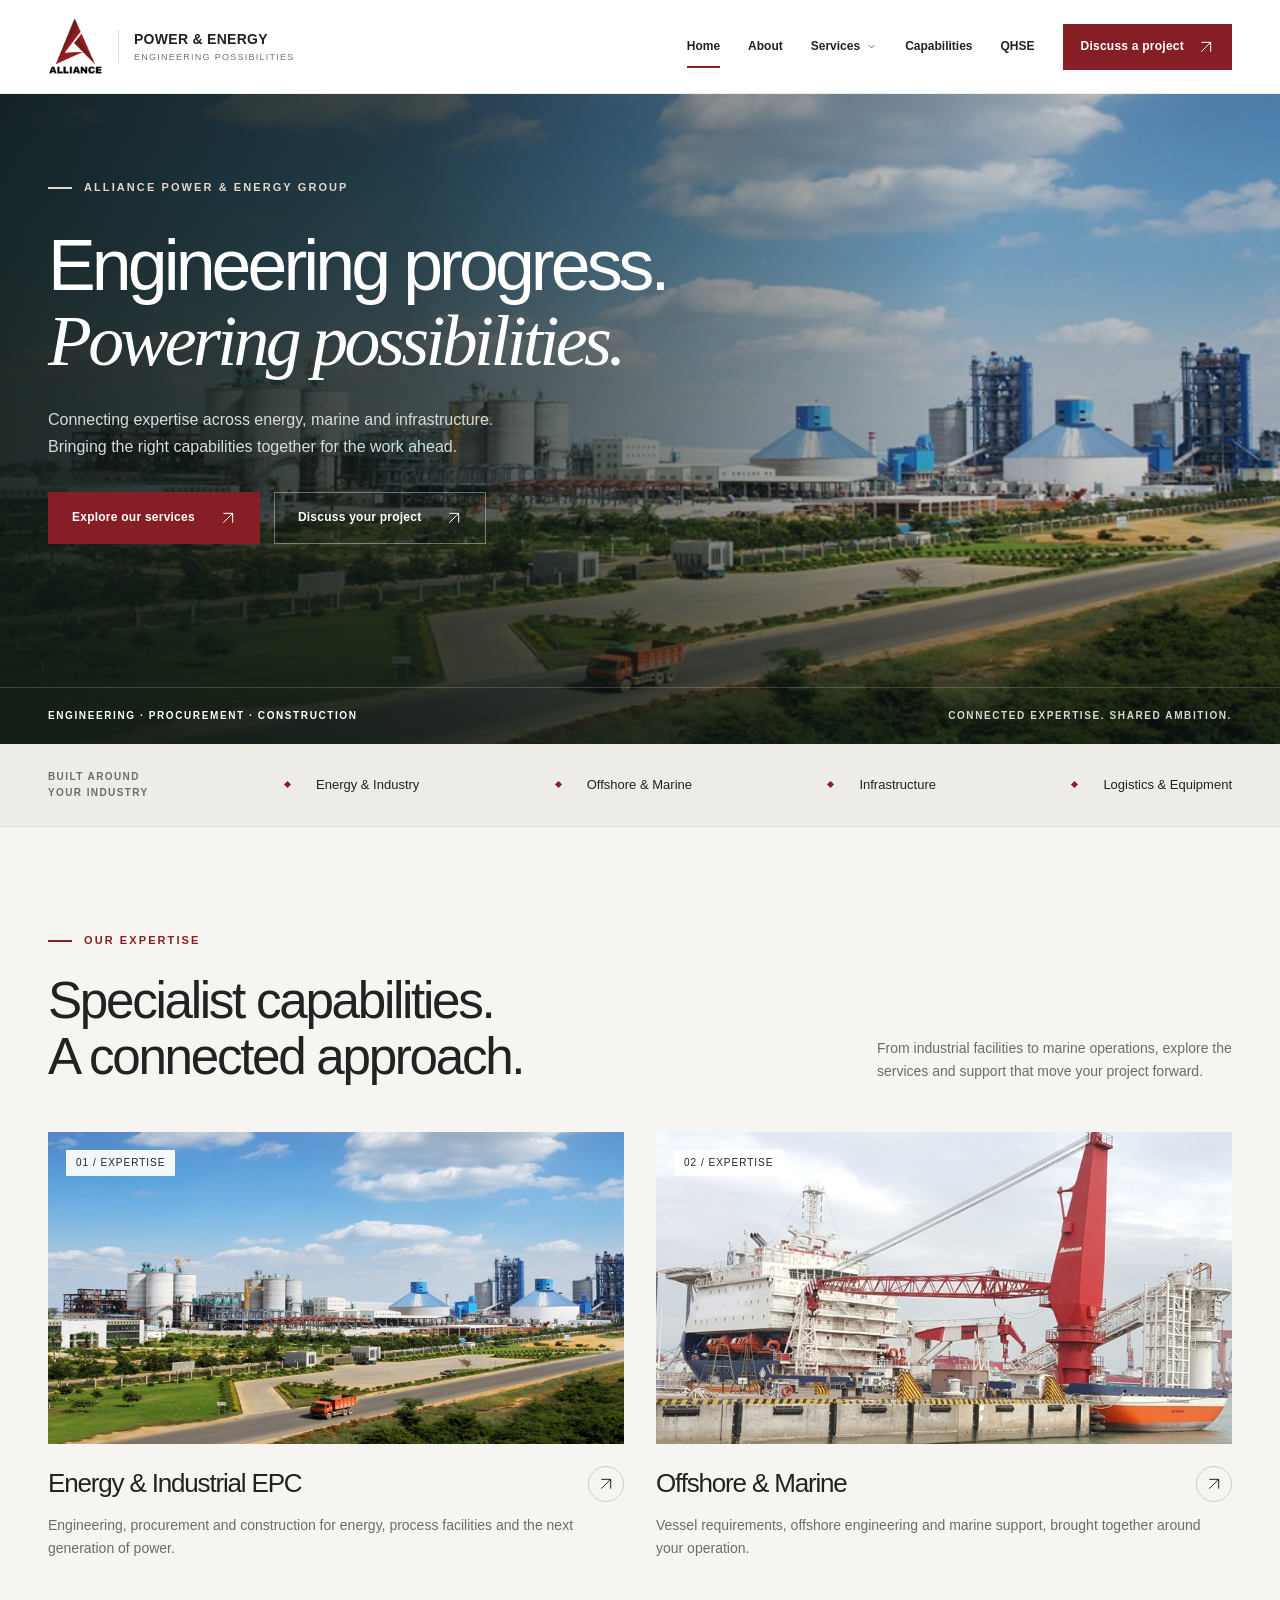
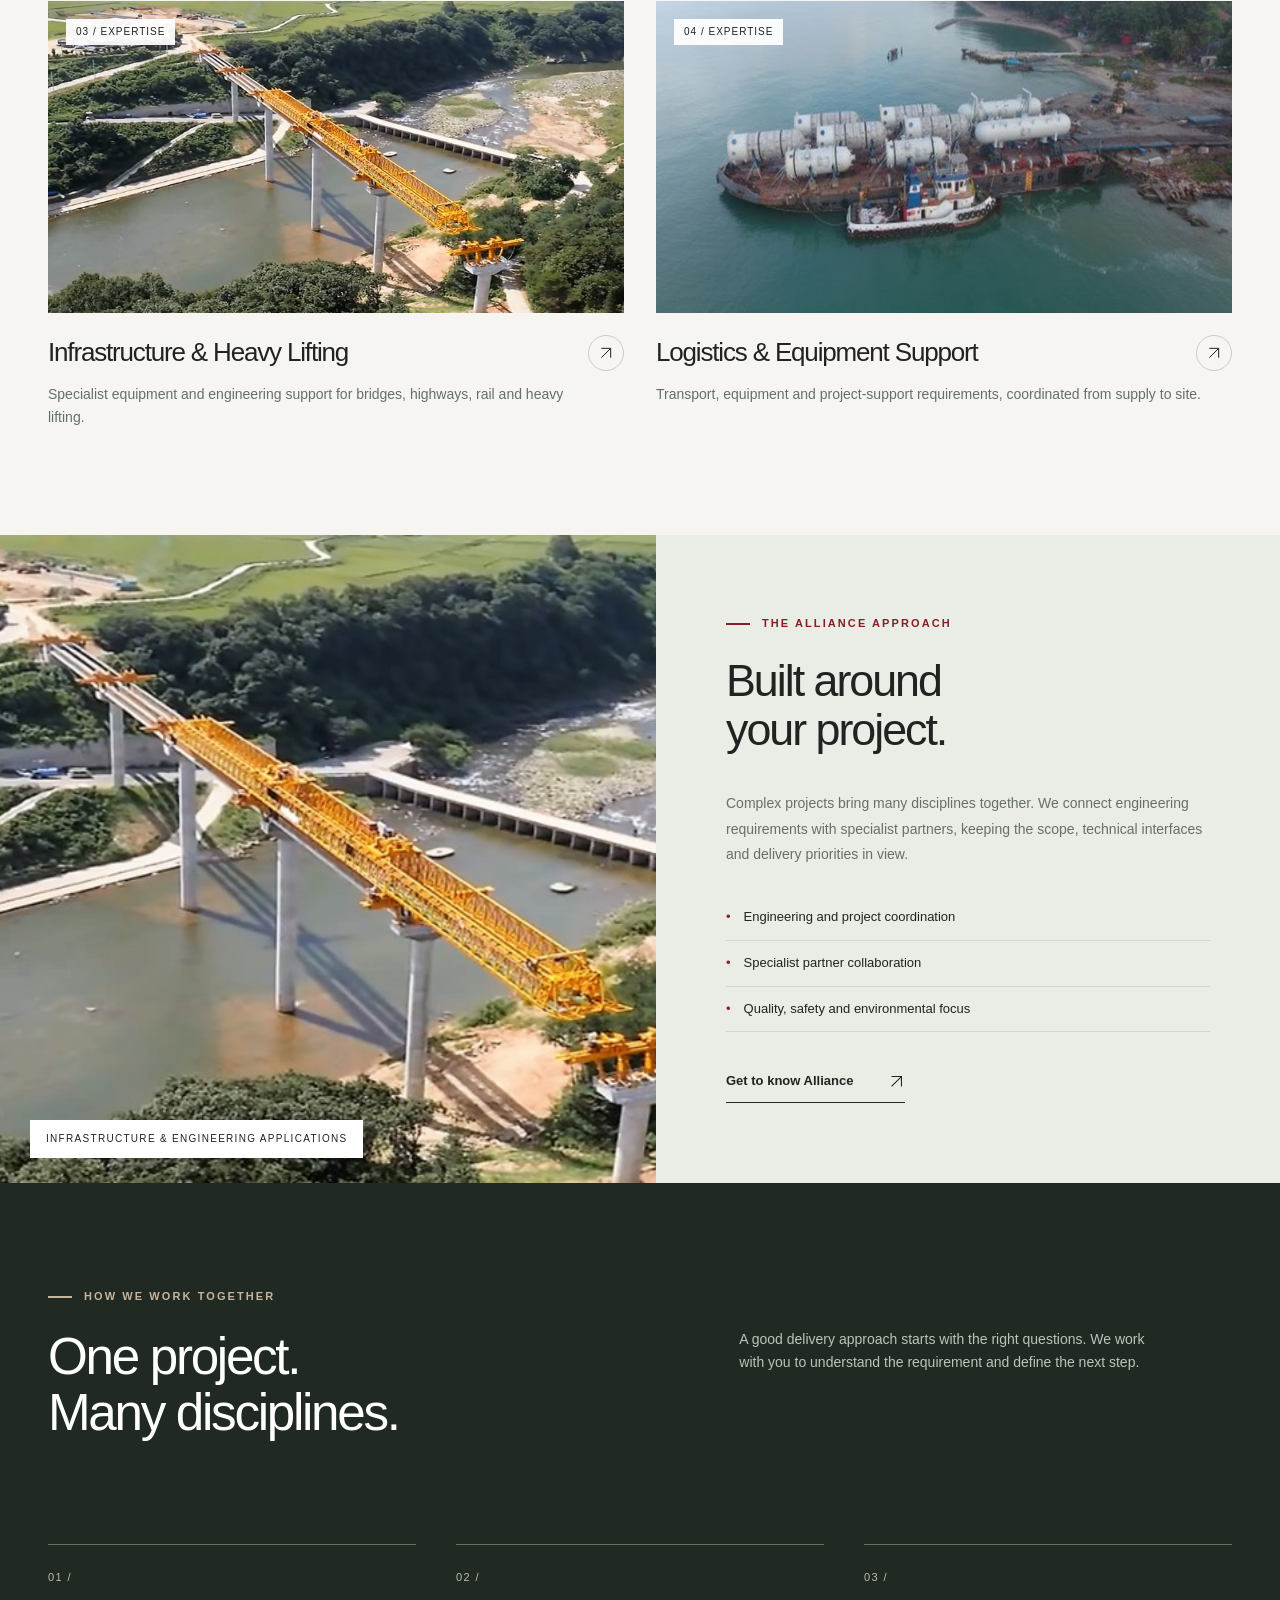
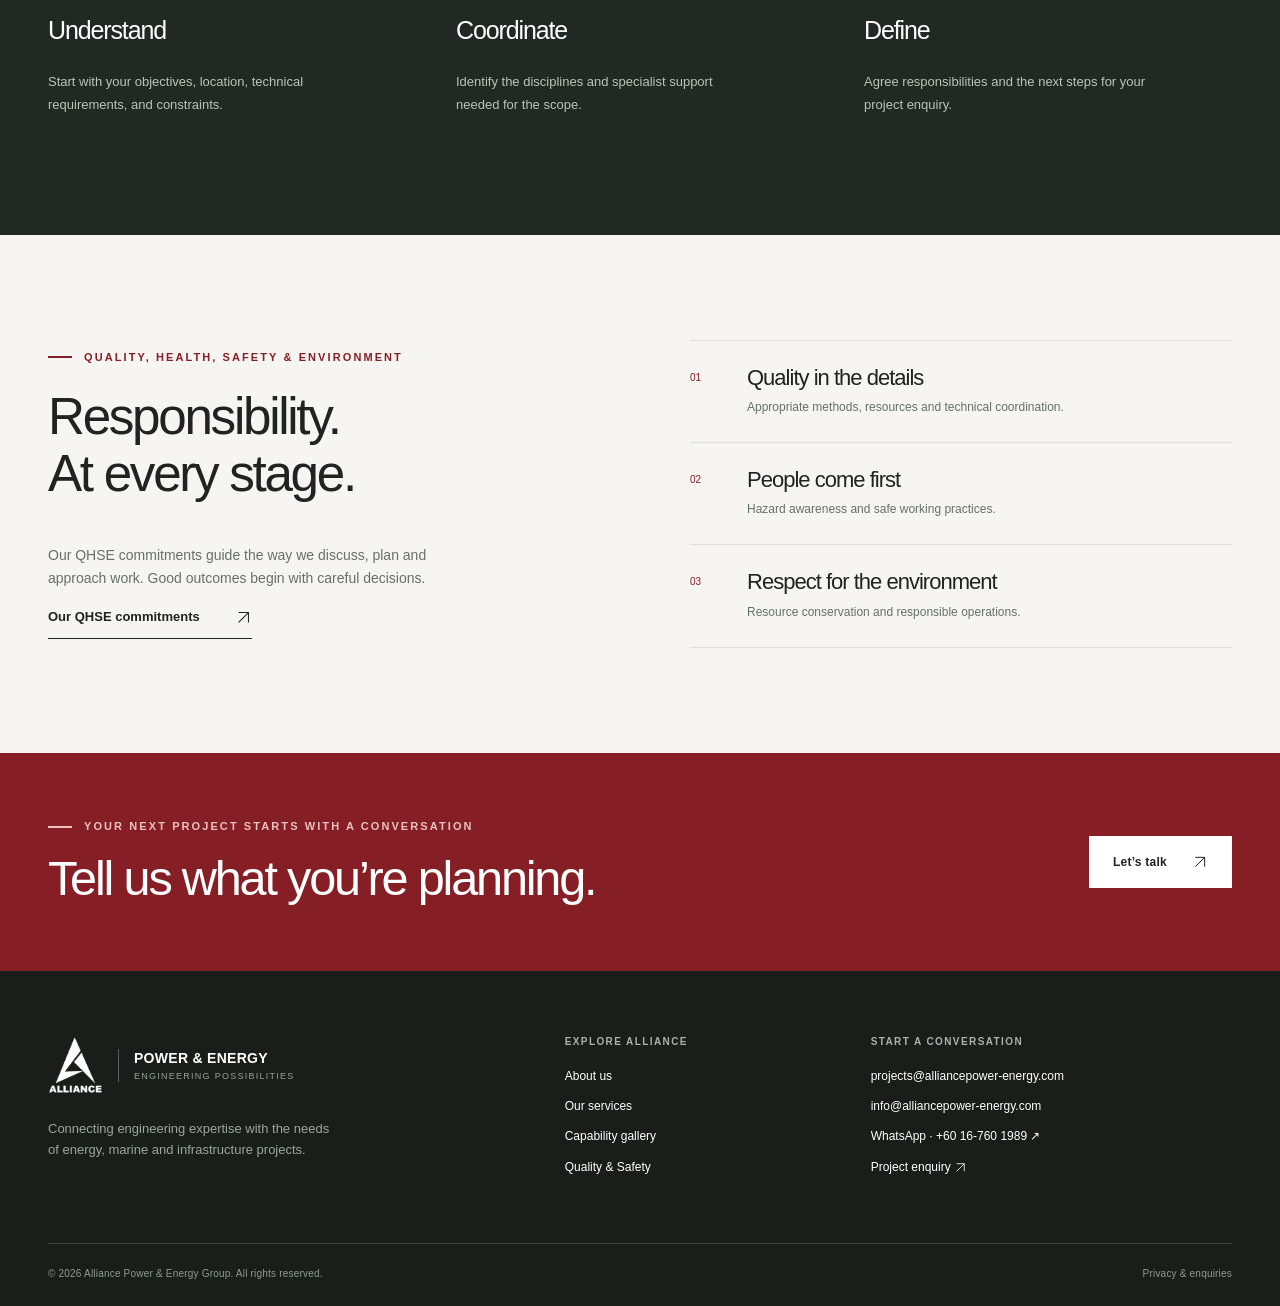
<file: index.html>
<!doctype html>
<html lang="en"><head><meta charset="utf-8"><meta name="viewport" content="width=device-width,initial-scale=1">
<title>Engineering progress. Powering possibilities. | Alliance Power & Energy</title><meta name="description" content="Alliance Power &amp; Energy connects engineering expertise across energy, offshore marine services, infrastructure and project support."><meta name="theme-color" content="#861e25"><meta name="robots" content="index,follow">
<link rel="canonical" href="https://kamaruladlan.github.io/alliancepower-energy/"><link rel="icon" href="assets/alliance-logo.png" type="image/png"><link rel="stylesheet" href="styles.css">
<meta property="og:title" content="Engineering progress. Powering possibilities. | Alliance Power & Energy"><meta property="og:description" content="Alliance Power &amp; Energy connects engineering expertise across energy, offshore marine services, infrastructure and project support."><meta property="og:type" content="website"><meta property="og:image" content="https://kamaruladlan.github.io/alliancepower-energy/assets/energy-plant.jpg"><meta property="og:url" content="https://kamaruladlan.github.io/alliancepower-energy/">
<script defer src="app.js"></script></head><body><a class="skip-link" href="#main">Skip to content</a>
    <header class="site-header"><div class="container header-inner"><a class="brand" href="index.html" aria-label="Alliance Power and Energy home"><img src="assets/alliance-logo.png" alt="Alliance" width="55" height="59"><span class="brand-words">POWER & ENERGY<small>ENGINEERING POSSIBILITIES</small></span></a>
      <nav class="desktop-nav" aria-label="Main navigation"><a href="index.html" aria-current="page">Home</a><a href="about.html">About</a>
      <details class="nav-services"><summary>Services <svg width="11" height="11" viewBox="0 0 16 16" fill="none" stroke="currentColor" aria-hidden="true"><path d="m4 6 4 4 4-4"/></svg></summary><div class="nav-dropdown"><a href="energy-industrial.html">Energy & Industrial EPC</a><a href="offshore-marine.html">Offshore & Marine</a><a href="infrastructure.html">Infrastructure & Heavy Lifting</a><a href="logistics-support.html">Logistics & Equipment Support</a></div></details>
      <a href="capabilities.html">Capabilities</a><a href="quality-safety.html">QHSE</a><a class="button primary small" href="contact.html">Discuss a project<svg viewBox="0 0 24 24" fill="none" stroke="currentColor" stroke-width="1.5" aria-hidden="true"><path d="M5 19 19 5M5 5h14v14"/></svg></a></nav>
      <button class="menu-toggle" aria-label="Open navigation" aria-controls="mobile-nav" aria-expanded="false"><span></span><span></span></button>
    </div></header>
    <nav id="mobile-nav" class="mobile-nav" aria-label="Mobile navigation" inert><a href="index.html" aria-current="page">Home</a><a href="about.html">About Alliance</a><a class="mobile-service" href="energy-industrial.html">Energy & Industrial EPC</a><a class="mobile-service" href="offshore-marine.html">Offshore & Marine</a><a class="mobile-service" href="infrastructure.html">Infrastructure & Heavy Lifting</a><a class="mobile-service" href="logistics-support.html">Logistics & Equipment Support</a><a href="capabilities.html">Capability gallery</a><a href="quality-safety.html">Quality & Safety</a><a class="button primary" href="contact.html">Discuss a project<svg viewBox="0 0 24 24" fill="none" stroke="currentColor" stroke-width="1.5" aria-hidden="true"><path d="M5 19 19 5M5 5h14v14"/></svg></a></nav><main id="main"><section class="hero light"><img src="assets/energy-plant.jpg" alt="Wide view of an industrial processing facility with silos, towers and landscaped grounds." class="hero-image" width="1080" height="519" fetchpriority="high"><div class="container hero-inner reveal"><span class="eyebrow">Alliance Power & Energy Group</span><h1>Engineering progress.<br><em>Powering possibilities.</em></h1><p>Connecting expertise across energy, marine and infrastructure. Bringing the right capabilities together for the work ahead.</p><div class="hero-actions"><a class="button primary" href="index.html#services">Explore our services<svg viewBox="0 0 24 24" fill="none" stroke="currentColor" stroke-width="1.5" aria-hidden="true"><path d="M5 19 19 5M5 5h14v14"/></svg></a><a class="button outline" href="contact.html">Discuss your project<svg viewBox="0 0 24 24" fill="none" stroke="currentColor" stroke-width="1.5" aria-hidden="true"><path d="M5 19 19 5M5 5h14v14"/></svg></a></div></div><div class="hero-bottom"><div class="container"><span>ENGINEERING · PROCUREMENT · CONSTRUCTION</span><span class="index">CONNECTED EXPERTISE. SHARED AMBITION.</span></div></div></section>
<div class="sector-strip"><div class="container"><span class="strip-label">BUILT AROUND<br>YOUR INDUSTRY</span><a href="energy-industrial.html">Energy & Industry</a><a href="offshore-marine.html">Offshore & Marine</a><a href="infrastructure.html">Infrastructure</a><a href="logistics-support.html">Logistics & Equipment</a></div></div>
<section class="section" id="services"><div class="container"><div class="section-header"><div><span class="eyebrow">Our expertise</span><h2>Specialist capabilities.<br>A connected approach.</h2></div><p>From industrial facilities to marine operations, explore the services and support that move your project forward.</p></div><div class="service-grid"><a class="service-card" href="energy-industrial.html"><div class="image-wrap"><img src="assets/energy-plant.jpg" alt="Wide view of an industrial processing facility with silos, towers and landscaped grounds." class="" width="1080" height="519" loading="lazy" decoding="async"><span class="service-number">01 / EXPERTISE</span></div><div class="card-title"><h3>Energy & Industrial EPC</h3><span class="circle-arrow"><svg viewBox="0 0 24 24" fill="none" stroke="currentColor" stroke-width="1.5" aria-hidden="true"><path d="M5 19 19 5M5 5h14v14"/></svg></span></div><p>Engineering, procurement and construction for energy, process facilities and the next generation of power.</p></a><a class="service-card" href="offshore-marine.html"><div class="image-wrap"><img src="assets/marine-vessel.jpg" alt="Offshore support vessel alongside a quay, fitted with a large red crane." class="" width="794" height="543" loading="lazy" decoding="async"><span class="service-number">02 / EXPERTISE</span></div><div class="card-title"><h3>Offshore & Marine</h3><span class="circle-arrow"><svg viewBox="0 0 24 24" fill="none" stroke="currentColor" stroke-width="1.5" aria-hidden="true"><path d="M5 19 19 5M5 5h14v14"/></svg></span></div><p>Vessel requirements, offshore engineering and marine support, brought together around your operation.</p></a><a class="service-card" href="infrastructure.html"><div class="image-wrap"><img src="assets/bridge-construction.jpg" alt="Aerial view of a bridge launching gantry spanning a river crossing." class="" width="1080" height="485" loading="lazy" decoding="async"><span class="service-number">03 / EXPERTISE</span></div><div class="card-title"><h3>Infrastructure & Heavy Lifting</h3><span class="circle-arrow"><svg viewBox="0 0 24 24" fill="none" stroke="currentColor" stroke-width="1.5" aria-hidden="true"><path d="M5 19 19 5M5 5h14v14"/></svg></span></div><p>Specialist equipment and engineering support for bridges, highways, rail and heavy lifting.</p></a><a class="service-card" href="logistics-support.html"><div class="image-wrap"><img src="assets/marine-logistics.jpg" alt="Tugboat alongside a barge transporting large industrial vessels near shore." class="" width="609" height="475" loading="lazy" decoding="async"><span class="service-number">04 / EXPERTISE</span></div><div class="card-title"><h3>Logistics & Equipment Support</h3><span class="circle-arrow"><svg viewBox="0 0 24 24" fill="none" stroke="currentColor" stroke-width="1.5" aria-hidden="true"><path d="M5 19 19 5M5 5h14v14"/></svg></span></div><p>Transport, equipment and project-support requirements, coordinated from supply to site.</p></a></div></div></section>
<section class="split-section"><div class="split-media"><img src="assets/bridge-construction.jpg" alt="Aerial view of a bridge launching gantry spanning a river crossing." class="" width="1080" height="485" loading="lazy" decoding="async"><span class="image-note">Infrastructure & engineering applications</span></div><div class="split-copy"><span class="eyebrow">The Alliance approach</span><h2>Built around<br>your project.</h2><p>Complex projects bring many disciplines together. We connect engineering requirements with specialist partners, keeping the scope, technical interfaces and delivery priorities in view.</p><ul class="tick-list"><li>Engineering and project coordination</li><li>Specialist partner collaboration</li><li>Quality, safety and environmental focus</li></ul><a class="text-link" href="about.html">Get to know Alliance<svg viewBox="0 0 24 24" fill="none" stroke="currentColor" stroke-width="1.5" aria-hidden="true"><path d="M5 19 19 5M5 5h14v14"/></svg></a></div></section>
<section class="section dark"><div class="container"><div class="process-heading"><div><span class="eyebrow">How we work together</span><h2>One project.<br>Many disciplines.</h2></div><p>A good delivery approach starts with the right questions. We work with you to understand the requirement and define the next step.</p></div><div class="process-grid"><article class="process-item"><span class="num">01 /</span><h3>Understand</h3><p>Start with your objectives, location, technical requirements, and constraints.</p></article><article class="process-item"><span class="num">02 /</span><h3>Coordinate</h3><p>Identify the disciplines and specialist support needed for the scope.</p></article><article class="process-item"><span class="num">03 /</span><h3>Define</h3><p>Agree responsibilities and the next steps for your project enquiry.</p></article></div></div></section>
<section class="section"><div class="container quality-row"><div class="quality-copy"><span class="eyebrow">Quality, health, safety & environment</span><h2>Responsibility.<br>At every stage.</h2><p>Our QHSE commitments guide the way we discuss, plan and approach work. Good outcomes begin with careful decisions.</p><a class="text-link" href="quality-safety.html">Our QHSE commitments<svg viewBox="0 0 24 24" fill="none" stroke="currentColor" stroke-width="1.5" aria-hidden="true"><path d="M5 19 19 5M5 5h14v14"/></svg></a></div><div class="quality-list"><div class="quality-item"><span class="num">01</span><div><h3>Quality in the details</h3><p>Appropriate methods, resources and technical coordination.</p></div></div><div class="quality-item"><span class="num">02</span><div><h3>People come first</h3><p>Hazard awareness and safe working practices.</p></div></div><div class="quality-item"><span class="num">03</span><div><h3>Respect for the environment</h3><p>Resource conservation and responsible operations.</p></div></div></div></div></section><section class="cta-band"><div class="container"><div><span class="eyebrow">Your next project starts with a conversation</span><h2>Tell us what you’re planning.</h2></div><a class="button white" href="contact.html">Let’s talk<svg viewBox="0 0 24 24" fill="none" stroke="currentColor" stroke-width="1.5" aria-hidden="true"><path d="M5 19 19 5M5 5h14v14"/></svg></a></div></section></main><footer class="site-footer"><div class="container"><div class="footer-main">
      <div class="footer-brand"><a class="brand" href="index.html" aria-label="Alliance Power and Energy home"><img src="assets/alliance-logo.png" alt="Alliance" width="55" height="59"><span class="brand-words">POWER & ENERGY<small>ENGINEERING POSSIBILITIES</small></span></a><p>Connecting engineering expertise with the needs of energy, marine and infrastructure projects.</p></div>
      <div class="footer-column"><h4>Explore Alliance</h4><a href="about.html">About us</a><a href="index.html#services">Our services</a><a href="capabilities.html">Capability gallery</a><a href="quality-safety.html">Quality & Safety</a></div>
      <div class="footer-column"><h4>Start a conversation</h4><a href="mailto:projects@alliancepower-energy.com">projects@alliancepower-energy.com</a><a href="mailto:info@alliancepower-energy.com">info@alliancepower-energy.com</a><a href="https://wa.me/60167601989" target="_blank" rel="noopener noreferrer">WhatsApp · +60 16-760 1989 ↗</a><a href="contact.html">Project enquiry <svg width="13" height="13" viewBox="0 0 24 24" fill="none" stroke="currentColor" stroke-width="1.5" aria-hidden="true"><path d="M5 19 19 5M5 5h14v14"/></svg></a></div>
    </div><div class="footer-bottom"><span>© 2026 Alliance Power & Energy Group. All rights reserved.</span><a href="privacy.html">Privacy & enquiries</a></div></div></footer></body></html>
</file>
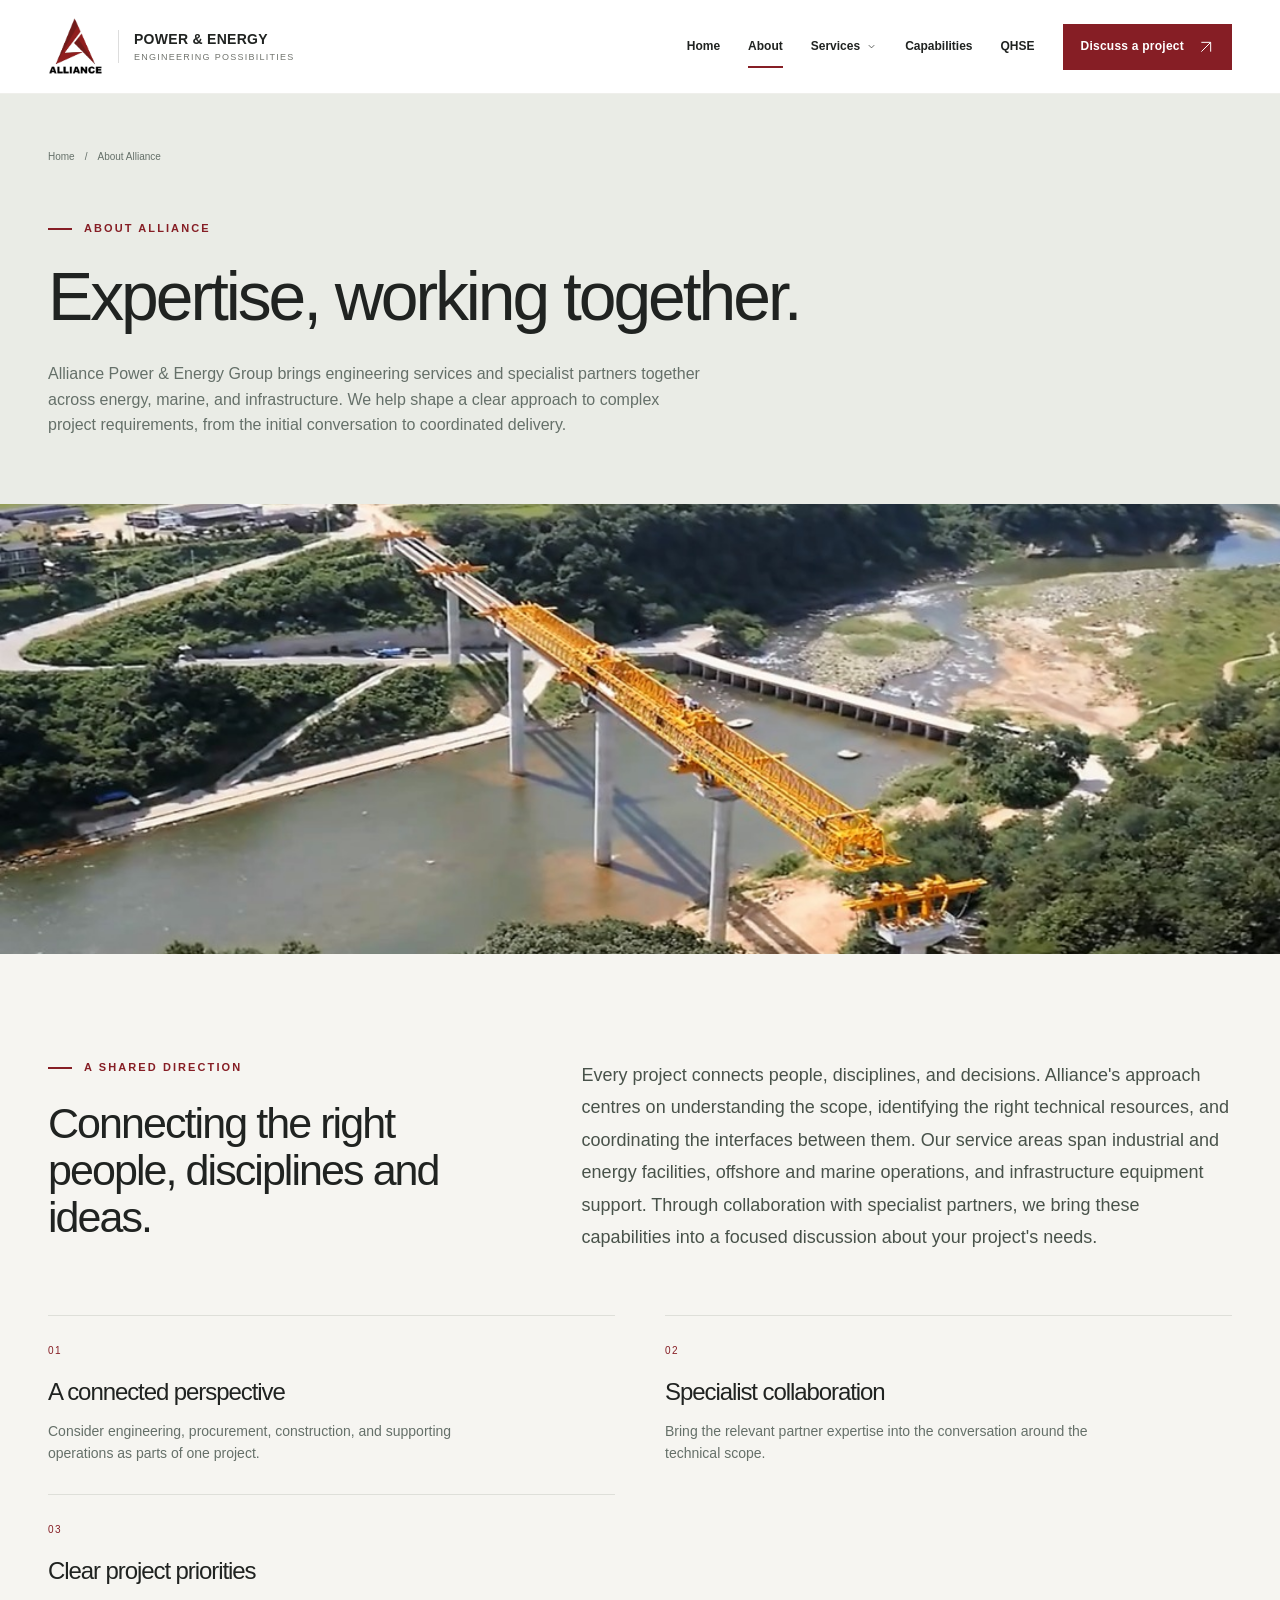
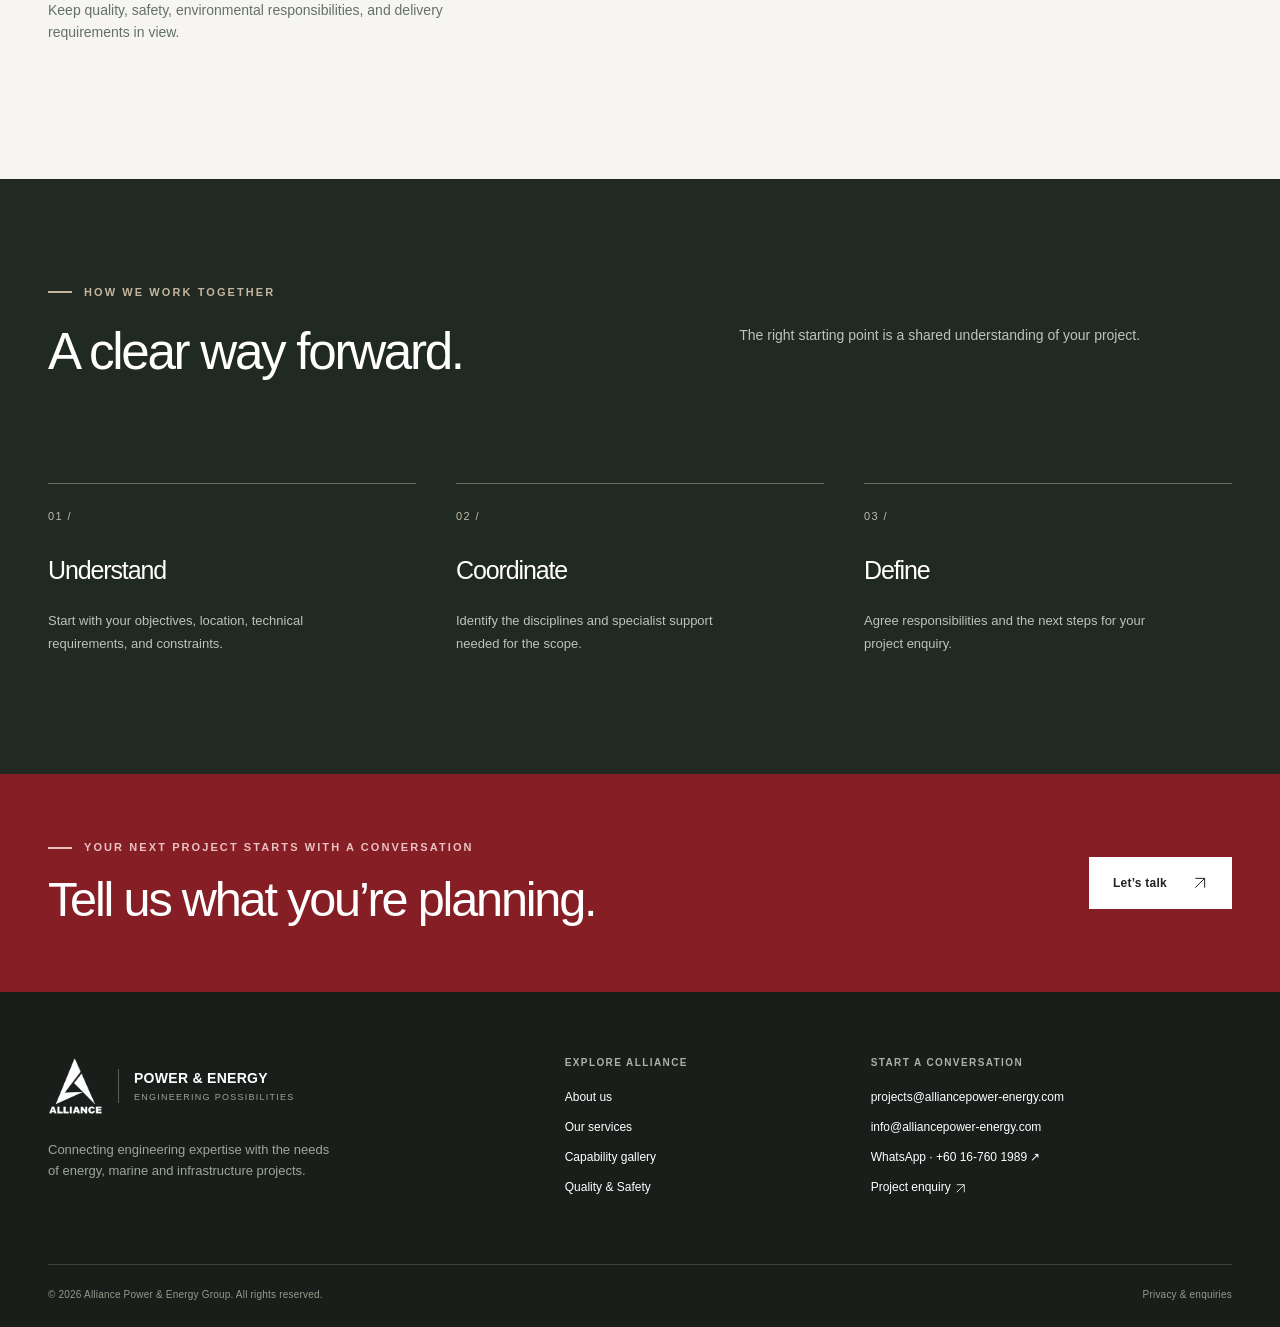
<file: about.html>
<!doctype html>
<html lang="en"><head><meta charset="utf-8"><meta name="viewport" content="width=device-width,initial-scale=1">
<title>About Alliance | Alliance Power & Energy</title><meta name="description" content="Alliance Power &amp; Energy Group brings engineering services and specialist partners together across energy, marine, and infrastructure. We help shape a clear approach to complex project requirements, from the initial conversation to coordinated delivery."><meta name="theme-color" content="#861e25"><meta name="robots" content="index,follow">
<link rel="canonical" href="https://kamaruladlan.github.io/alliancepower-energy/about.html"><link rel="icon" href="assets/alliance-logo.png" type="image/png"><link rel="stylesheet" href="styles.css">
<meta property="og:title" content="About Alliance | Alliance Power & Energy"><meta property="og:description" content="Alliance Power &amp; Energy Group brings engineering services and specialist partners together across energy, marine, and infrastructure. We help shape a clear approach to complex project requirements, from the initial conversation to coordinated delivery."><meta property="og:type" content="website"><meta property="og:image" content="https://kamaruladlan.github.io/alliancepower-energy/assets/energy-plant.jpg"><meta property="og:url" content="https://kamaruladlan.github.io/alliancepower-energy/about.html">
<script defer src="app.js"></script></head><body><a class="skip-link" href="#main">Skip to content</a>
    <header class="site-header"><div class="container header-inner"><a class="brand" href="index.html" aria-label="Alliance Power and Energy home"><img src="assets/alliance-logo.png" alt="Alliance" width="55" height="59"><span class="brand-words">POWER & ENERGY<small>ENGINEERING POSSIBILITIES</small></span></a>
      <nav class="desktop-nav" aria-label="Main navigation"><a href="index.html">Home</a><a href="about.html" aria-current="page">About</a>
      <details class="nav-services"><summary>Services <svg width="11" height="11" viewBox="0 0 16 16" fill="none" stroke="currentColor" aria-hidden="true"><path d="m4 6 4 4 4-4"/></svg></summary><div class="nav-dropdown"><a href="energy-industrial.html">Energy & Industrial EPC</a><a href="offshore-marine.html">Offshore & Marine</a><a href="infrastructure.html">Infrastructure & Heavy Lifting</a><a href="logistics-support.html">Logistics & Equipment Support</a></div></details>
      <a href="capabilities.html">Capabilities</a><a href="quality-safety.html">QHSE</a><a class="button primary small" href="contact.html">Discuss a project<svg viewBox="0 0 24 24" fill="none" stroke="currentColor" stroke-width="1.5" aria-hidden="true"><path d="M5 19 19 5M5 5h14v14"/></svg></a></nav>
      <button class="menu-toggle" aria-label="Open navigation" aria-controls="mobile-nav" aria-expanded="false"><span></span><span></span></button>
    </div></header>
    <nav id="mobile-nav" class="mobile-nav" aria-label="Mobile navigation" inert><a href="index.html">Home</a><a href="about.html" aria-current="page">About Alliance</a><a class="mobile-service" href="energy-industrial.html">Energy & Industrial EPC</a><a class="mobile-service" href="offshore-marine.html">Offshore & Marine</a><a class="mobile-service" href="infrastructure.html">Infrastructure & Heavy Lifting</a><a class="mobile-service" href="logistics-support.html">Logistics & Equipment Support</a><a href="capabilities.html">Capability gallery</a><a href="quality-safety.html">Quality & Safety</a><a class="button primary" href="contact.html">Discuss a project<svg viewBox="0 0 24 24" fill="none" stroke="currentColor" stroke-width="1.5" aria-hidden="true"><path d="M5 19 19 5M5 5h14v14"/></svg></a></nav><main id="main"><section class="page-heading"><div class="container"><div class="breadcrumb"><a href="index.html">Home</a><span>/</span><span>About Alliance</span></div><span class="eyebrow">About Alliance</span><div class="heading-row"><div><h1>Expertise, working together.</h1><p>Alliance Power &amp; Energy Group brings engineering services and specialist partners together across energy, marine, and infrastructure. We help shape a clear approach to complex project requirements, from the initial conversation to coordinated delivery.</p></div></div></div></section><div class="wide-image"><img src="assets/bridge-construction.jpg" alt="Aerial view of a bridge launching gantry spanning a river crossing." class="" width="1080" height="485" fetchpriority="high"></div><section class="section"><div class="container"><div class="editorial"><div><span class="eyebrow">A shared direction</span><h2>Connecting the right people, disciplines and ideas.</h2></div><p class="body-copy">Every project connects people, disciplines, and decisions. Alliance&#x27;s approach centres on understanding the scope, identifying the right technical resources, and coordinating the interfaces between them. Our service areas span industrial and energy facilities, offshore and marine operations, and infrastructure equipment support. Through collaboration with specialist partners, we bring these capabilities into a focused discussion about your project&#x27;s needs.</p></div><div class="capability-grid"><article class="capability-box"><span class="num">01</span><h3>A connected perspective</h3><p>Consider engineering, procurement, construction, and supporting operations as parts of one project.</p></article><article class="capability-box"><span class="num">02</span><h3>Specialist collaboration</h3><p>Bring the relevant partner expertise into the conversation around the technical scope.</p></article><article class="capability-box"><span class="num">03</span><h3>Clear project priorities</h3><p>Keep quality, safety, environmental responsibilities, and delivery requirements in view.</p></article></div></div></section><section class="section dark"><div class="container"><div class="process-heading"><div><span class="eyebrow">How we work together</span><h2>A clear way forward.</h2></div><p>The right starting point is a shared understanding of your project.</p></div><div class="process-grid"><article class="process-item"><span class="num">01 /</span><h3>Understand</h3><p>Start with your objectives, location, technical requirements, and constraints.</p></article><article class="process-item"><span class="num">02 /</span><h3>Coordinate</h3><p>Identify the disciplines and specialist support needed for the scope.</p></article><article class="process-item"><span class="num">03 /</span><h3>Define</h3><p>Agree responsibilities and the next steps for your project enquiry.</p></article></div></div></section><section class="cta-band"><div class="container"><div><span class="eyebrow">Your next project starts with a conversation</span><h2>Tell us what you’re planning.</h2></div><a class="button white" href="contact.html">Let’s talk<svg viewBox="0 0 24 24" fill="none" stroke="currentColor" stroke-width="1.5" aria-hidden="true"><path d="M5 19 19 5M5 5h14v14"/></svg></a></div></section></main><footer class="site-footer"><div class="container"><div class="footer-main">
      <div class="footer-brand"><a class="brand" href="index.html" aria-label="Alliance Power and Energy home"><img src="assets/alliance-logo.png" alt="Alliance" width="55" height="59"><span class="brand-words">POWER & ENERGY<small>ENGINEERING POSSIBILITIES</small></span></a><p>Connecting engineering expertise with the needs of energy, marine and infrastructure projects.</p></div>
      <div class="footer-column"><h4>Explore Alliance</h4><a href="about.html">About us</a><a href="index.html#services">Our services</a><a href="capabilities.html">Capability gallery</a><a href="quality-safety.html">Quality & Safety</a></div>
      <div class="footer-column"><h4>Start a conversation</h4><a href="mailto:projects@alliancepower-energy.com">projects@alliancepower-energy.com</a><a href="mailto:info@alliancepower-energy.com">info@alliancepower-energy.com</a><a href="https://wa.me/60167601989" target="_blank" rel="noopener noreferrer">WhatsApp · +60 16-760 1989 ↗</a><a href="contact.html">Project enquiry <svg width="13" height="13" viewBox="0 0 24 24" fill="none" stroke="currentColor" stroke-width="1.5" aria-hidden="true"><path d="M5 19 19 5M5 5h14v14"/></svg></a></div>
    </div><div class="footer-bottom"><span>© 2026 Alliance Power & Energy Group. All rights reserved.</span><a href="privacy.html">Privacy & enquiries</a></div></div></footer></body></html>
</file>
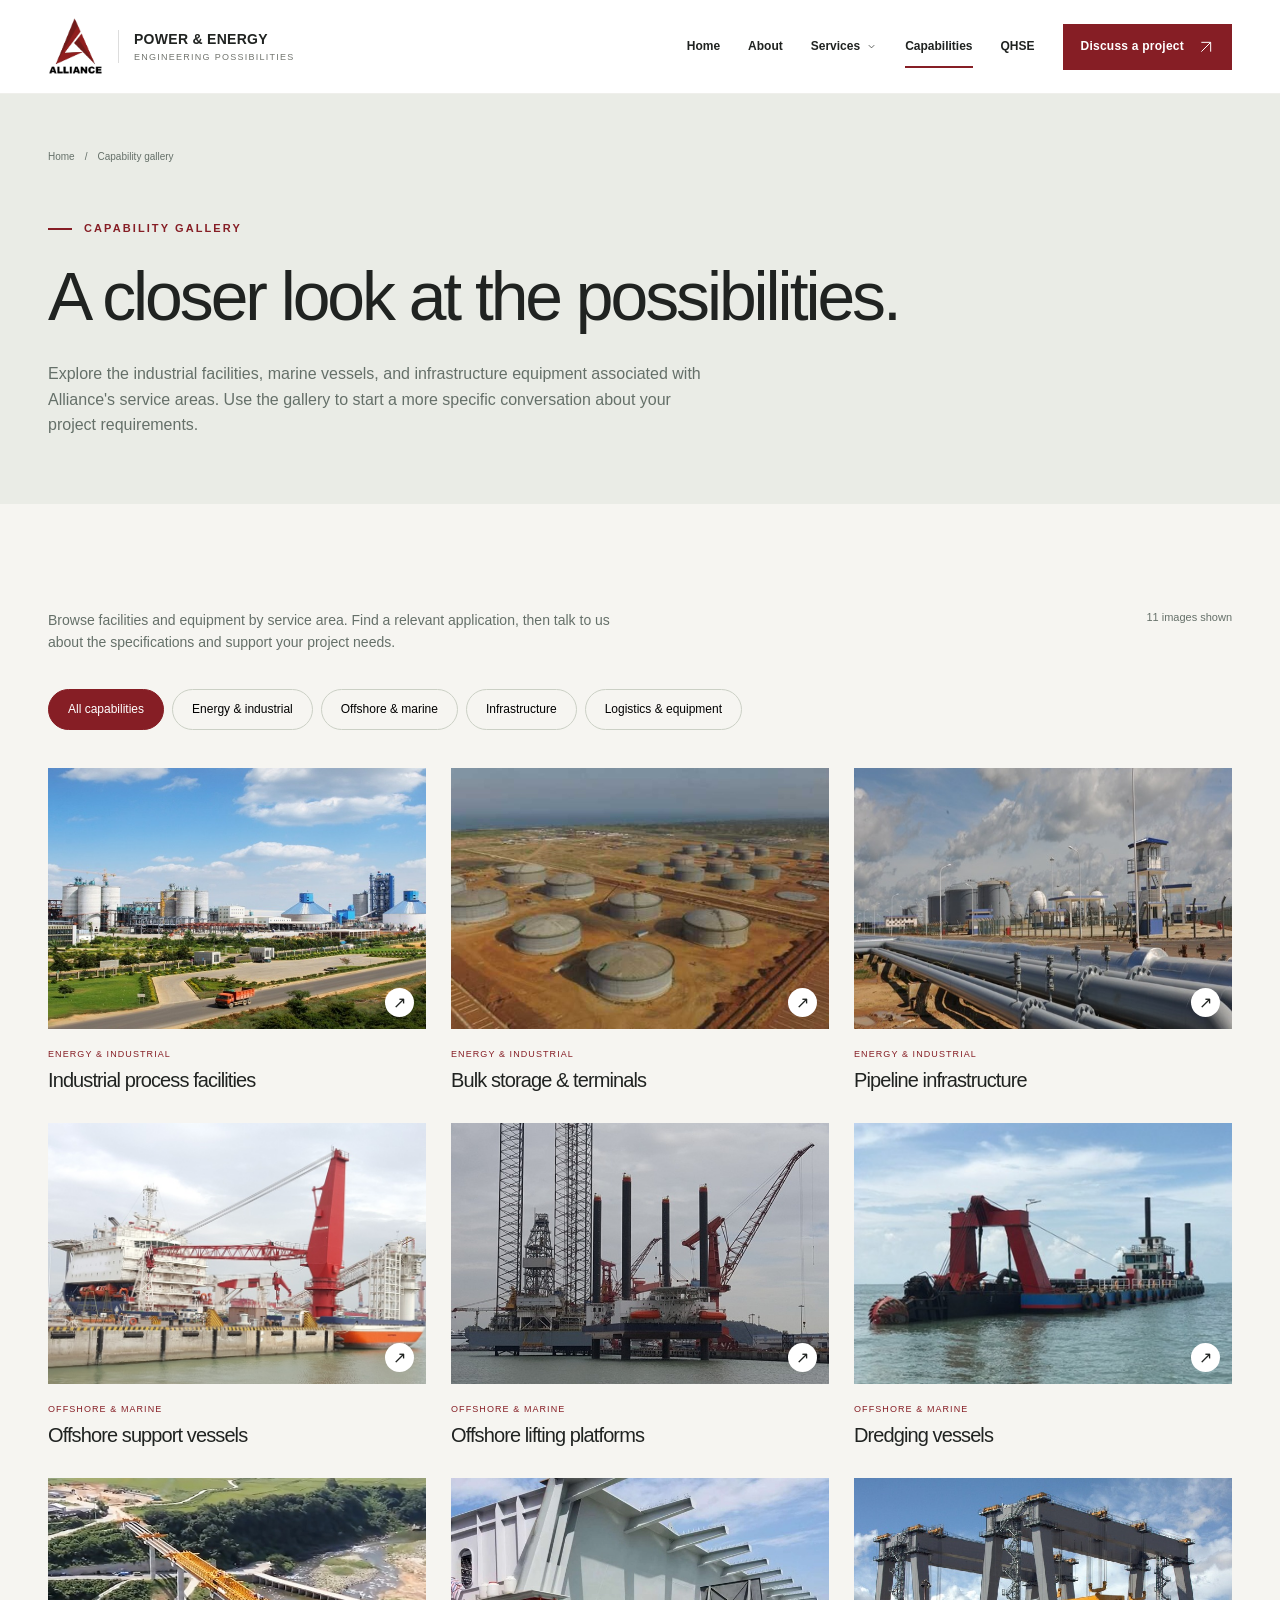
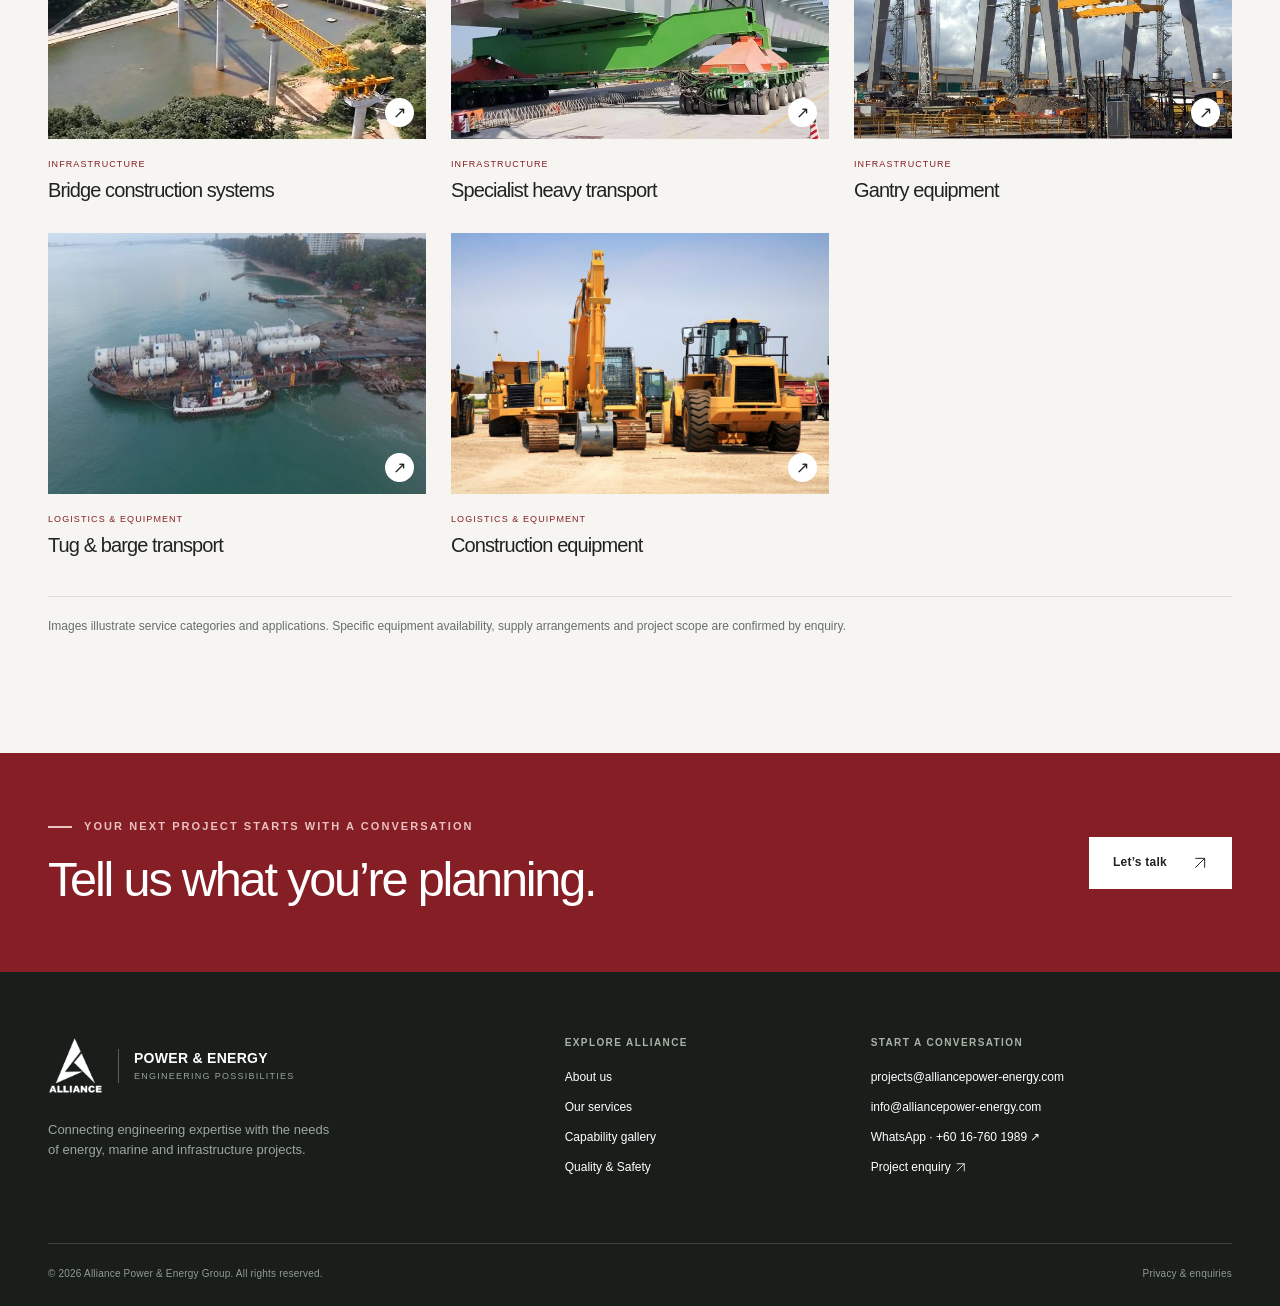
<file: capabilities.html>
<!doctype html>
<html lang="en"><head><meta charset="utf-8"><meta name="viewport" content="width=device-width,initial-scale=1">
<title>Capability gallery | Alliance Power & Energy</title><meta name="description" content="Explore the industrial facilities, marine vessels, and infrastructure equipment associated with Alliance&#x27;s service areas. Use the gallery to start a more specific conversation about your project requirements."><meta name="theme-color" content="#861e25"><meta name="robots" content="index,follow">
<link rel="canonical" href="https://kamaruladlan.github.io/alliancepower-energy/capabilities.html"><link rel="icon" href="assets/alliance-logo.png" type="image/png"><link rel="stylesheet" href="styles.css">
<meta property="og:title" content="Capability gallery | Alliance Power & Energy"><meta property="og:description" content="Explore the industrial facilities, marine vessels, and infrastructure equipment associated with Alliance&#x27;s service areas. Use the gallery to start a more specific conversation about your project requirements."><meta property="og:type" content="website"><meta property="og:image" content="https://kamaruladlan.github.io/alliancepower-energy/assets/energy-plant.jpg"><meta property="og:url" content="https://kamaruladlan.github.io/alliancepower-energy/capabilities.html">
<script defer src="app.js"></script></head><body><a class="skip-link" href="#main">Skip to content</a>
    <header class="site-header"><div class="container header-inner"><a class="brand" href="index.html" aria-label="Alliance Power and Energy home"><img src="assets/alliance-logo.png" alt="Alliance" width="55" height="59"><span class="brand-words">POWER & ENERGY<small>ENGINEERING POSSIBILITIES</small></span></a>
      <nav class="desktop-nav" aria-label="Main navigation"><a href="index.html">Home</a><a href="about.html">About</a>
      <details class="nav-services"><summary>Services <svg width="11" height="11" viewBox="0 0 16 16" fill="none" stroke="currentColor" aria-hidden="true"><path d="m4 6 4 4 4-4"/></svg></summary><div class="nav-dropdown"><a href="energy-industrial.html">Energy & Industrial EPC</a><a href="offshore-marine.html">Offshore & Marine</a><a href="infrastructure.html">Infrastructure & Heavy Lifting</a><a href="logistics-support.html">Logistics & Equipment Support</a></div></details>
      <a href="capabilities.html" aria-current="page">Capabilities</a><a href="quality-safety.html">QHSE</a><a class="button primary small" href="contact.html">Discuss a project<svg viewBox="0 0 24 24" fill="none" stroke="currentColor" stroke-width="1.5" aria-hidden="true"><path d="M5 19 19 5M5 5h14v14"/></svg></a></nav>
      <button class="menu-toggle" aria-label="Open navigation" aria-controls="mobile-nav" aria-expanded="false"><span></span><span></span></button>
    </div></header>
    <nav id="mobile-nav" class="mobile-nav" aria-label="Mobile navigation" inert><a href="index.html">Home</a><a href="about.html">About Alliance</a><a class="mobile-service" href="energy-industrial.html">Energy & Industrial EPC</a><a class="mobile-service" href="offshore-marine.html">Offshore & Marine</a><a class="mobile-service" href="infrastructure.html">Infrastructure & Heavy Lifting</a><a class="mobile-service" href="logistics-support.html">Logistics & Equipment Support</a><a href="capabilities.html" aria-current="page">Capability gallery</a><a href="quality-safety.html">Quality & Safety</a><a class="button primary" href="contact.html">Discuss a project<svg viewBox="0 0 24 24" fill="none" stroke="currentColor" stroke-width="1.5" aria-hidden="true"><path d="M5 19 19 5M5 5h14v14"/></svg></a></nav><main id="main"><section class="page-heading"><div class="container"><div class="breadcrumb"><a href="index.html">Home</a><span>/</span><span>Capability gallery</span></div><span class="eyebrow">Capability gallery</span><div class="heading-row"><div><h1>A closer look at the possibilities.</h1><p>Explore the industrial facilities, marine vessels, and infrastructure equipment associated with Alliance&#x27;s service areas. Use the gallery to start a more specific conversation about your project requirements.</p></div></div></div></section><section class="section"><div class="container"><div class="gallery-intro"><p>Browse facilities and equipment by service area. Find a relevant application, then talk to us about the specifications and support your project needs.</p><span id="gallery-status" style="font-size:11px;color:var(--muted)" aria-live="polite">11 images shown</span></div><div class="filter-bar" role="group" aria-label="Filter capability images"><button class="filter-btn active" data-filter="all" aria-pressed="true">All capabilities</button><button class="filter-btn" data-filter="energy" aria-pressed="false">Energy & industrial</button><button class="filter-btn" data-filter="marine" aria-pressed="false">Offshore & marine</button><button class="filter-btn" data-filter="infrastructure" aria-pressed="false">Infrastructure</button><button class="filter-btn" data-filter="logistics" aria-pressed="false">Logistics & equipment</button></div><div class="gallery-grid"><button class="gallery-card" data-category="energy" data-caption="Wide view of an industrial processing facility with silos, towers and landscaped grounds." aria-label="View industrial process facilities"><div class="image-wrap"><img src="assets/energy-plant.jpg" alt="Wide view of an industrial processing facility with silos, towers and landscaped grounds." class="" width="1080" height="519" loading="lazy" decoding="async"></div><small>Energy & industrial</small><h3>Industrial process facilities</h3></button><button class="gallery-card" data-category="energy" data-caption="Aerial view of circular bulk-storage tanks near a coastline." aria-label="View bulk storage &amp; terminals"><div class="image-wrap"><img src="assets/tank-terminal.jpg" alt="Aerial view of circular bulk-storage tanks near a coastline." class="" width="1080" height="521" loading="lazy" decoding="async"></div><small>Energy & industrial</small><h3>Bulk storage & terminals</h3></button><button class="gallery-card" data-category="energy" data-caption="Above-ground pipelines leading toward storage tanks and an industrial facility." aria-label="View pipeline infrastructure"><div class="image-wrap"><img src="assets/pipeline-facility.jpg" alt="Above-ground pipelines leading toward storage tanks and an industrial facility." class="" width="566" height="565" loading="lazy" decoding="async"></div><small>Energy & industrial</small><h3>Pipeline infrastructure</h3></button><button class="gallery-card" data-category="marine" data-caption="Offshore support vessel alongside a quay, fitted with a large red crane." aria-label="View offshore support vessels"><div class="image-wrap"><img src="assets/marine-vessel.jpg" alt="Offshore support vessel alongside a quay, fitted with a large red crane." class="" width="794" height="543" loading="lazy" decoding="async"></div><small>Offshore & marine</small><h3>Offshore support vessels</h3></button><button class="gallery-card" data-category="marine" data-caption="Elevated offshore jack-up platform with legs and cranes at a harbour." aria-label="View offshore lifting platforms"><div class="image-wrap"><img src="assets/offshore-platform.jpg" alt="Elevated offshore jack-up platform with legs and cranes at a harbour." class="" width="675" height="528" loading="lazy" decoding="async"></div><small>Offshore & marine</small><h3>Offshore lifting platforms</h3></button><button class="gallery-card" data-category="marine" data-caption="Cutter-suction dredging vessel on open water." aria-label="View dredging vessels"><div class="image-wrap"><img src="assets/dredging-vessel.jpg" alt="Cutter-suction dredging vessel on open water." class="" width="440" height="317" loading="lazy" decoding="async"></div><small>Offshore & marine</small><h3>Dredging vessels</h3></button><button class="gallery-card" data-category="infrastructure" data-caption="Aerial view of a bridge launching gantry spanning a river crossing." aria-label="View bridge construction systems"><div class="image-wrap"><img src="assets/bridge-construction.jpg" alt="Aerial view of a bridge launching gantry spanning a river crossing." class="" width="1080" height="485" loading="lazy" decoding="async"></div><small>Infrastructure</small><h3>Bridge construction systems</h3></button><button class="gallery-card" data-category="infrastructure" data-caption="Multi-axle transporters carrying a large steel bridge section." aria-label="View specialist heavy transport"><div class="image-wrap"><img src="assets/heavy-transport.jpg" alt="Multi-axle transporters carrying a large steel bridge section." class="" width="1047" height="504" loading="lazy" decoding="async"></div><small>Infrastructure</small><h3>Specialist heavy transport</h3></button><button class="gallery-card" data-category="infrastructure" data-caption="Large gantry cranes in an industrial construction yard." aria-label="View gantry equipment"><div class="image-wrap"><img src="assets/gantry-equipment.jpg" alt="Large gantry cranes in an industrial construction yard." class="" width="828" height="511" loading="lazy" decoding="async"></div><small>Infrastructure</small><h3>Gantry equipment</h3></button><button class="gallery-card" data-category="logistics" data-caption="Tugboat alongside a barge transporting large industrial vessels near shore." aria-label="View tug &amp; barge transport"><div class="image-wrap"><img src="assets/marine-logistics.jpg" alt="Tugboat alongside a barge transporting large industrial vessels near shore." class="" width="609" height="475" loading="lazy" decoding="async"></div><small>Logistics & equipment</small><h3>Tug & barge transport</h3></button><button class="gallery-card" data-category="logistics" data-caption="Excavator and wheel loader displayed with other construction equipment." aria-label="View construction equipment"><div class="image-wrap"><img src="assets/construction-equipment.jpg" alt="Excavator and wheel loader displayed with other construction equipment." class="" width="1024" height="683" loading="lazy" decoding="async"></div><small>Logistics & equipment</small><h3>Construction equipment</h3></button></div><p class="gallery-note">Images illustrate service categories and applications. Specific equipment availability, supply arrangements and project scope are confirmed by enquiry.</p></div></section><dialog class="image-dialog" id="image-dialog" aria-labelledby="dialog-title"><button class="dialog-close" aria-label="Close image">×</button><img src="assets/energy-plant.jpg" alt=""><div class="dialog-caption"><h3 id="dialog-title"></h3><p></p></div></dialog><section class="cta-band"><div class="container"><div><span class="eyebrow">Your next project starts with a conversation</span><h2>Tell us what you’re planning.</h2></div><a class="button white" href="contact.html">Let’s talk<svg viewBox="0 0 24 24" fill="none" stroke="currentColor" stroke-width="1.5" aria-hidden="true"><path d="M5 19 19 5M5 5h14v14"/></svg></a></div></section></main><footer class="site-footer"><div class="container"><div class="footer-main">
      <div class="footer-brand"><a class="brand" href="index.html" aria-label="Alliance Power and Energy home"><img src="assets/alliance-logo.png" alt="Alliance" width="55" height="59"><span class="brand-words">POWER & ENERGY<small>ENGINEERING POSSIBILITIES</small></span></a><p>Connecting engineering expertise with the needs of energy, marine and infrastructure projects.</p></div>
      <div class="footer-column"><h4>Explore Alliance</h4><a href="about.html">About us</a><a href="index.html#services">Our services</a><a href="capabilities.html">Capability gallery</a><a href="quality-safety.html">Quality & Safety</a></div>
      <div class="footer-column"><h4>Start a conversation</h4><a href="mailto:projects@alliancepower-energy.com">projects@alliancepower-energy.com</a><a href="mailto:info@alliancepower-energy.com">info@alliancepower-energy.com</a><a href="https://wa.me/60167601989" target="_blank" rel="noopener noreferrer">WhatsApp · +60 16-760 1989 ↗</a><a href="contact.html">Project enquiry <svg width="13" height="13" viewBox="0 0 24 24" fill="none" stroke="currentColor" stroke-width="1.5" aria-hidden="true"><path d="M5 19 19 5M5 5h14v14"/></svg></a></div>
    </div><div class="footer-bottom"><span>© 2026 Alliance Power & Energy Group. All rights reserved.</span><a href="privacy.html">Privacy & enquiries</a></div></div></footer></body></html>
</file>
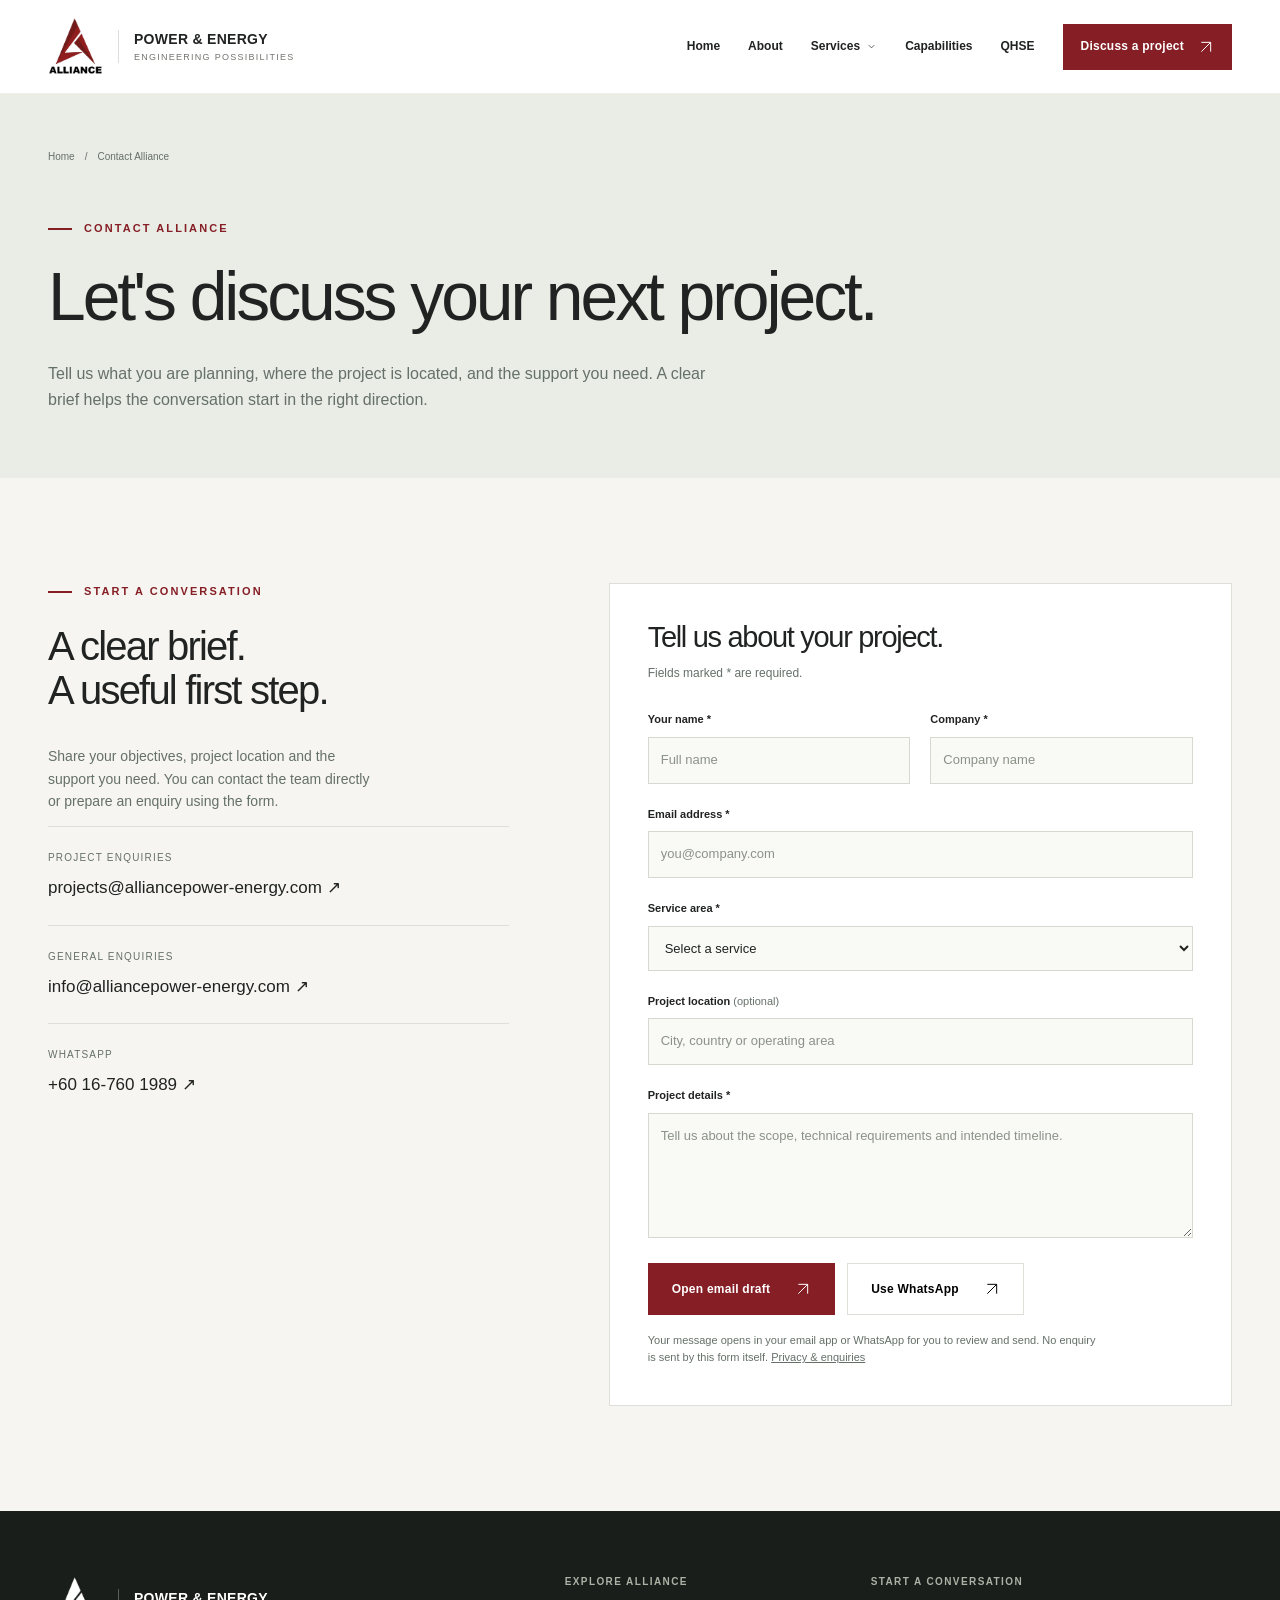
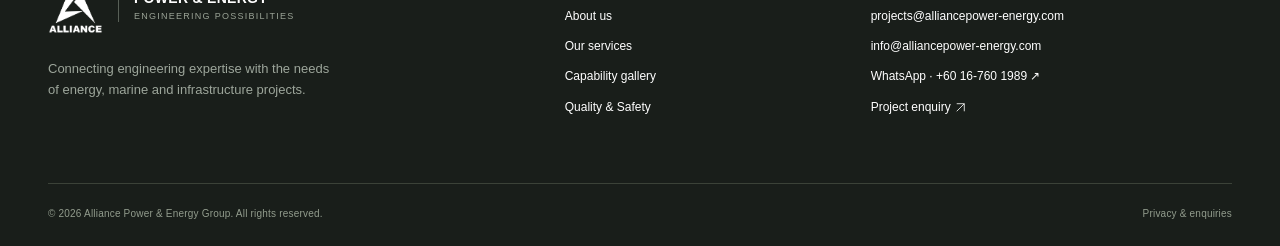
<file: contact.html>
<!doctype html>
<html lang="en"><head><meta charset="utf-8"><meta name="viewport" content="width=device-width,initial-scale=1">
<title>Contact Alliance | Alliance Power & Energy</title><meta name="description" content="Tell us what you are planning, where the project is located, and the support you need. A clear brief helps the conversation start in the right direction."><meta name="theme-color" content="#861e25"><meta name="robots" content="index,follow">
<link rel="canonical" href="https://kamaruladlan.github.io/alliancepower-energy/contact.html"><link rel="icon" href="assets/alliance-logo.png" type="image/png"><link rel="stylesheet" href="styles.css">
<meta property="og:title" content="Contact Alliance | Alliance Power & Energy"><meta property="og:description" content="Tell us what you are planning, where the project is located, and the support you need. A clear brief helps the conversation start in the right direction."><meta property="og:type" content="website"><meta property="og:image" content="https://kamaruladlan.github.io/alliancepower-energy/assets/energy-plant.jpg"><meta property="og:url" content="https://kamaruladlan.github.io/alliancepower-energy/contact.html">
<script defer src="app.js"></script></head><body><a class="skip-link" href="#main">Skip to content</a>
    <header class="site-header"><div class="container header-inner"><a class="brand" href="index.html" aria-label="Alliance Power and Energy home"><img src="assets/alliance-logo.png" alt="Alliance" width="55" height="59"><span class="brand-words">POWER & ENERGY<small>ENGINEERING POSSIBILITIES</small></span></a>
      <nav class="desktop-nav" aria-label="Main navigation"><a href="index.html">Home</a><a href="about.html">About</a>
      <details class="nav-services"><summary>Services <svg width="11" height="11" viewBox="0 0 16 16" fill="none" stroke="currentColor" aria-hidden="true"><path d="m4 6 4 4 4-4"/></svg></summary><div class="nav-dropdown"><a href="energy-industrial.html">Energy & Industrial EPC</a><a href="offshore-marine.html">Offshore & Marine</a><a href="infrastructure.html">Infrastructure & Heavy Lifting</a><a href="logistics-support.html">Logistics & Equipment Support</a></div></details>
      <a href="capabilities.html">Capabilities</a><a href="quality-safety.html">QHSE</a><a class="button primary small" href="contact.html">Discuss a project<svg viewBox="0 0 24 24" fill="none" stroke="currentColor" stroke-width="1.5" aria-hidden="true"><path d="M5 19 19 5M5 5h14v14"/></svg></a></nav>
      <button class="menu-toggle" aria-label="Open navigation" aria-controls="mobile-nav" aria-expanded="false"><span></span><span></span></button>
    </div></header>
    <nav id="mobile-nav" class="mobile-nav" aria-label="Mobile navigation" inert><a href="index.html">Home</a><a href="about.html">About Alliance</a><a class="mobile-service" href="energy-industrial.html">Energy & Industrial EPC</a><a class="mobile-service" href="offshore-marine.html">Offshore & Marine</a><a class="mobile-service" href="infrastructure.html">Infrastructure & Heavy Lifting</a><a class="mobile-service" href="logistics-support.html">Logistics & Equipment Support</a><a href="capabilities.html">Capability gallery</a><a href="quality-safety.html">Quality & Safety</a><a class="button primary" href="contact.html">Discuss a project<svg viewBox="0 0 24 24" fill="none" stroke="currentColor" stroke-width="1.5" aria-hidden="true"><path d="M5 19 19 5M5 5h14v14"/></svg></a></nav><main id="main"><section class="page-heading"><div class="container"><div class="breadcrumb"><a href="index.html">Home</a><span>/</span><span>Contact Alliance</span></div><span class="eyebrow">Contact Alliance</span><div class="heading-row"><div><h1>Let&#x27;s discuss your next project.</h1><p>Tell us what you are planning, where the project is located, and the support you need. A clear brief helps the conversation start in the right direction.</p></div></div></div></section><section class="section"><div class="container contact-layout"><div class="contact-details"><span class="eyebrow">Start a conversation</span><h2>A clear brief.<br>A useful first step.</h2><p>Share your objectives, project location and the support you need. You can contact the team directly or prepare an enquiry using the form.</p><div class="contact-method"><small>Project enquiries</small><a href="mailto:projects@alliancepower-energy.com">projects@alliancepower-energy.com ↗</a></div><div class="contact-method"><small>General enquiries</small><a href="mailto:info@alliancepower-energy.com">info@alliancepower-energy.com ↗</a></div><div class="contact-method"><small>WhatsApp</small><a href="https://wa.me/60167601989" target="_blank" rel="noopener noreferrer">+60 16-760 1989 ↗</a></div></div>
<form id="enquiry-form" class="contact-form"><h2>Tell us about your project.</h2><p>Fields marked * are required.</p><fieldset id="enquiry-fields" disabled style="border:0;margin:0;padding:0;min-width:0"><div class="form-grid"><div class="field"><label for="name">Your name *</label><input id="name" name="name" autocomplete="name" required maxlength="100" placeholder="Full name"></div><div class="field"><label for="company">Company *</label><input id="company" name="company" autocomplete="organization" required maxlength="140" placeholder="Company name"></div><div class="field full"><label for="email">Email address *</label><input type="email" id="email" name="email" autocomplete="email" required maxlength="200" placeholder="you@company.com"></div><div class="field full"><label for="service">Service area *</label><select id="service" name="service" required><option value="">Select a service</option><option value="Energy & Industrial EPC">Energy & Industrial EPC</option><option value="Offshore & Marine">Offshore & Marine</option><option value="Infrastructure & Heavy Lifting">Infrastructure & Heavy Lifting</option><option value="Logistics & Equipment Support">Logistics & Equipment Support</option><option value="General enquiry">General enquiry</option></select></div><div class="field full"><label for="location">Project location <span>(optional)</span></label><input id="location" name="location" maxlength="150" placeholder="City, country or operating area"></div><div class="field full"><label for="message">Project details *</label><textarea id="message" name="message" required maxlength="2500" placeholder="Tell us about the scope, technical requirements and intended timeline."></textarea></div></div><div class="form-actions"><button class="button primary" type="submit" name="route" value="email">Open email draft <svg viewBox="0 0 24 24" fill="none" stroke="currentColor" stroke-width="1.5" aria-hidden="true"><path d="M5 19 19 5M5 5h14v14"/></svg></button><button class="button dark-outline" type="submit" name="route" value="whatsapp">Use WhatsApp <svg viewBox="0 0 24 24" fill="none" stroke="currentColor" stroke-width="1.5" aria-hidden="true"><path d="M5 19 19 5M5 5h14v14"/></svg></button></div></fieldset><p class="form-note">Your message opens in your email app or WhatsApp for you to review and send. No enquiry is sent by this form itself. <a href="privacy.html">Privacy & enquiries</a></p><noscript><p>JavaScript is needed to prepare a message. Please use the direct email or WhatsApp links to contact Alliance.</p></noscript><p id="form-status" class="form-status" role="status" hidden></p><div id="prepared-result" hidden><div class="message-actions"><a id="open-email" href="mailto:projects@alliancepower-energy.com">Reopen email draft</a><a id="open-whatsapp" href="https://wa.me/60167601989" target="_blank" rel="noopener noreferrer">Open WhatsApp</a><button type="button" id="copy-enquiry">Copy message</button></div><pre class="prepared-message" id="prepared-message"></pre></div></form></div></section></main><footer class="site-footer"><div class="container"><div class="footer-main">
      <div class="footer-brand"><a class="brand" href="index.html" aria-label="Alliance Power and Energy home"><img src="assets/alliance-logo.png" alt="Alliance" width="55" height="59"><span class="brand-words">POWER & ENERGY<small>ENGINEERING POSSIBILITIES</small></span></a><p>Connecting engineering expertise with the needs of energy, marine and infrastructure projects.</p></div>
      <div class="footer-column"><h4>Explore Alliance</h4><a href="about.html">About us</a><a href="index.html#services">Our services</a><a href="capabilities.html">Capability gallery</a><a href="quality-safety.html">Quality & Safety</a></div>
      <div class="footer-column"><h4>Start a conversation</h4><a href="mailto:projects@alliancepower-energy.com">projects@alliancepower-energy.com</a><a href="mailto:info@alliancepower-energy.com">info@alliancepower-energy.com</a><a href="https://wa.me/60167601989" target="_blank" rel="noopener noreferrer">WhatsApp · +60 16-760 1989 ↗</a><a href="contact.html">Project enquiry <svg width="13" height="13" viewBox="0 0 24 24" fill="none" stroke="currentColor" stroke-width="1.5" aria-hidden="true"><path d="M5 19 19 5M5 5h14v14"/></svg></a></div>
    </div><div class="footer-bottom"><span>© 2026 Alliance Power & Energy Group. All rights reserved.</span><a href="privacy.html">Privacy & enquiries</a></div></div></footer></body></html>
</file>
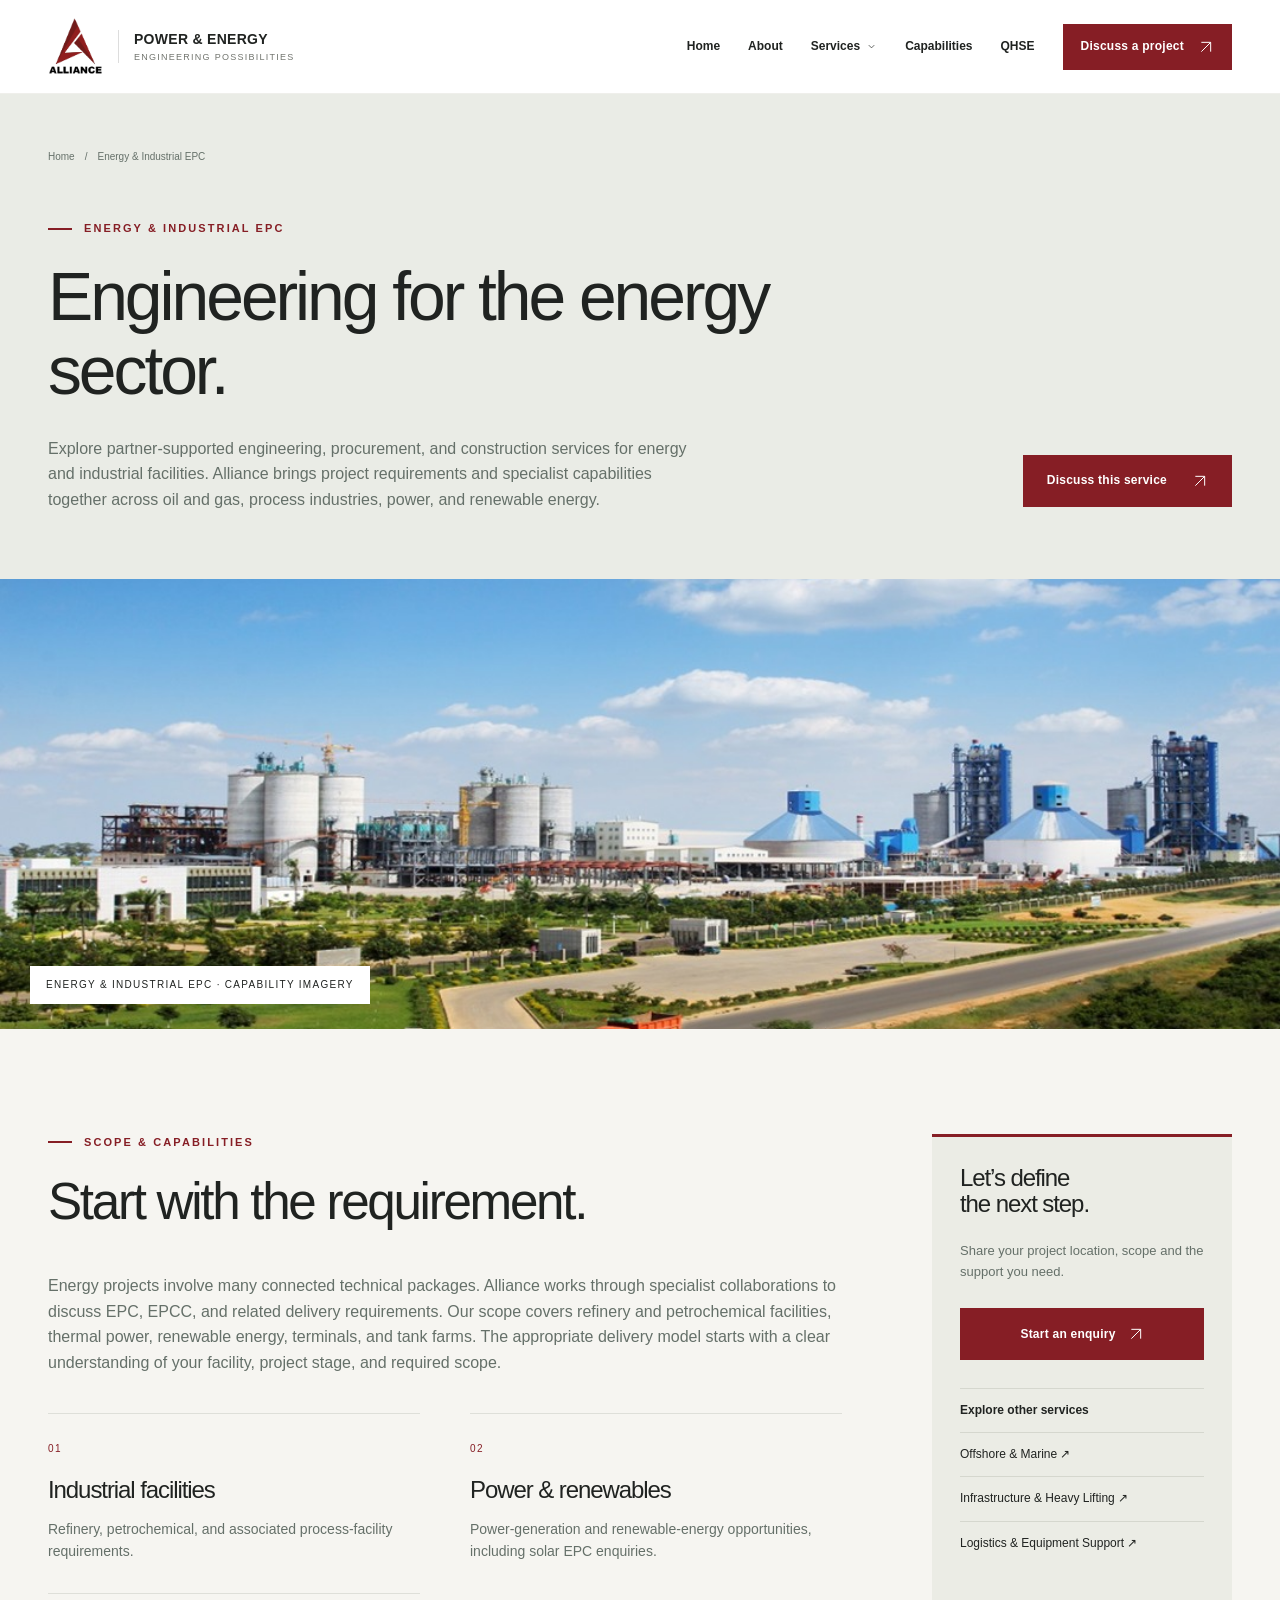
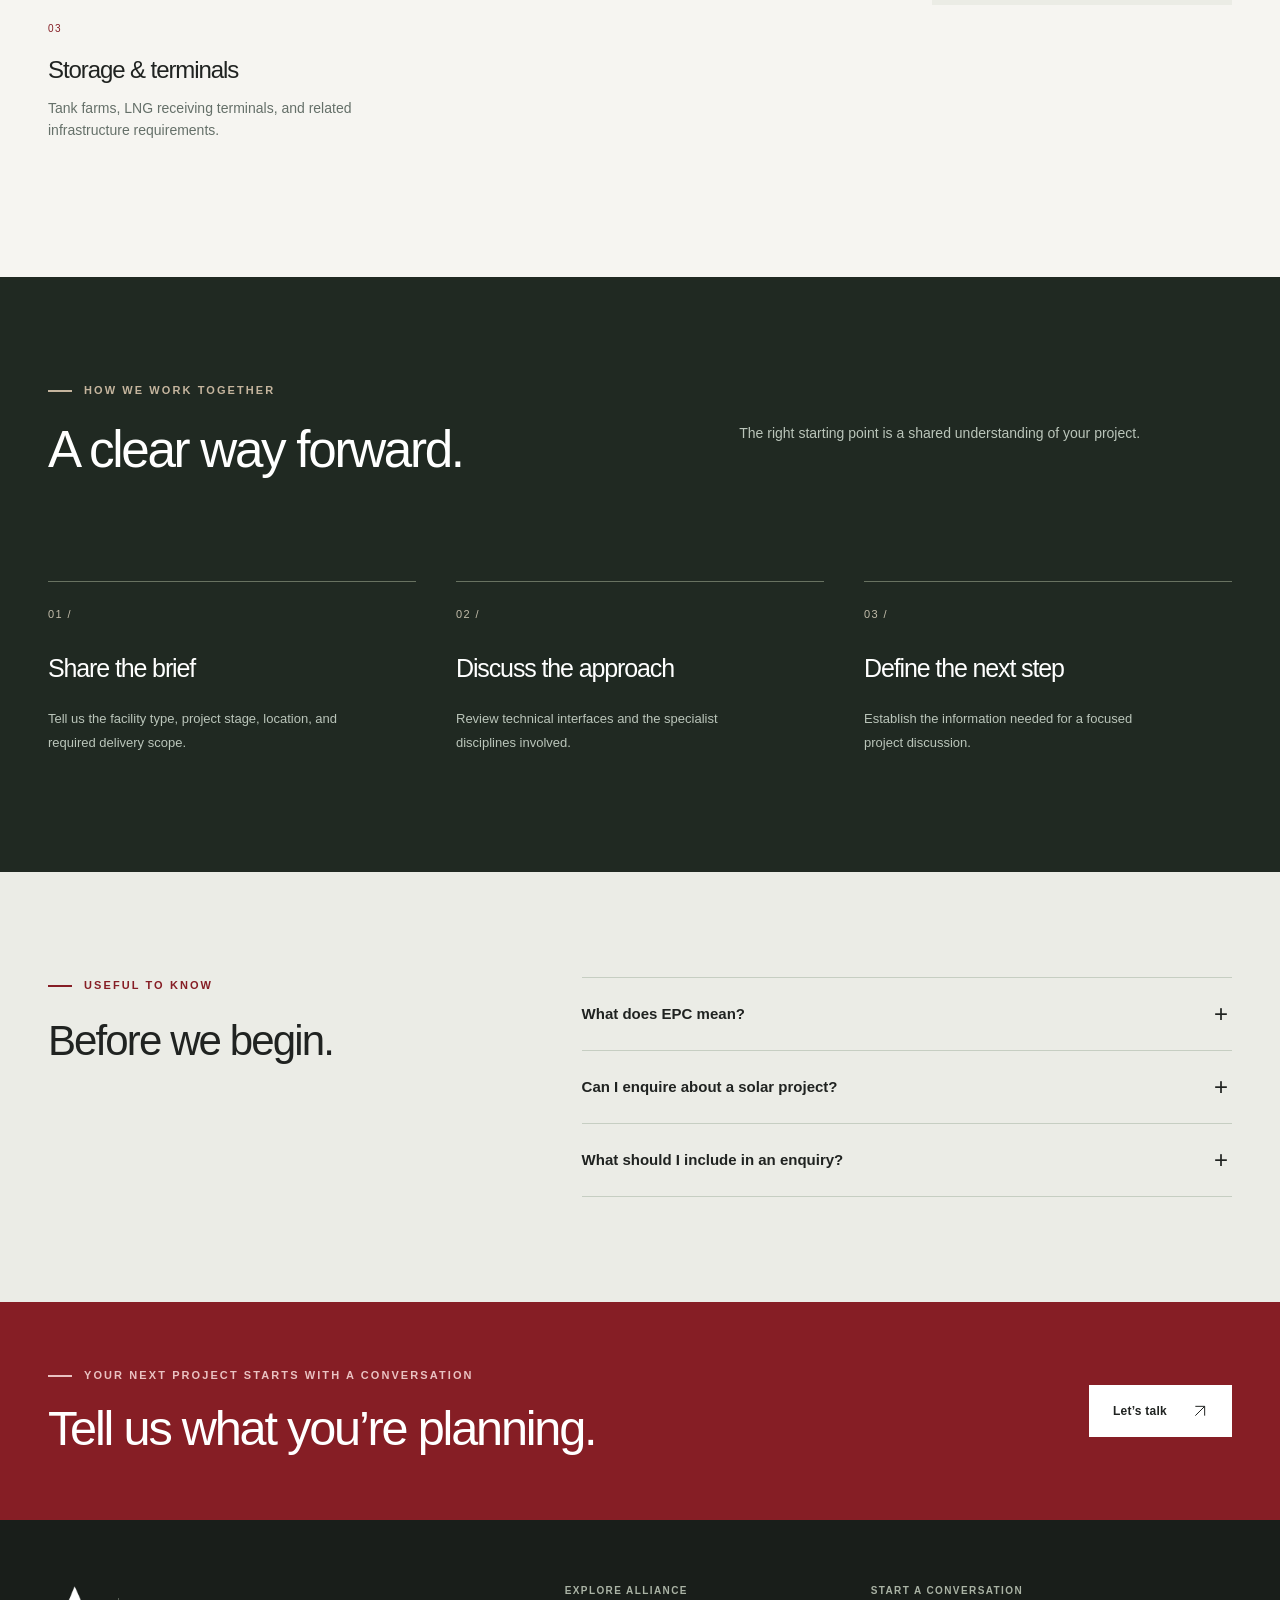
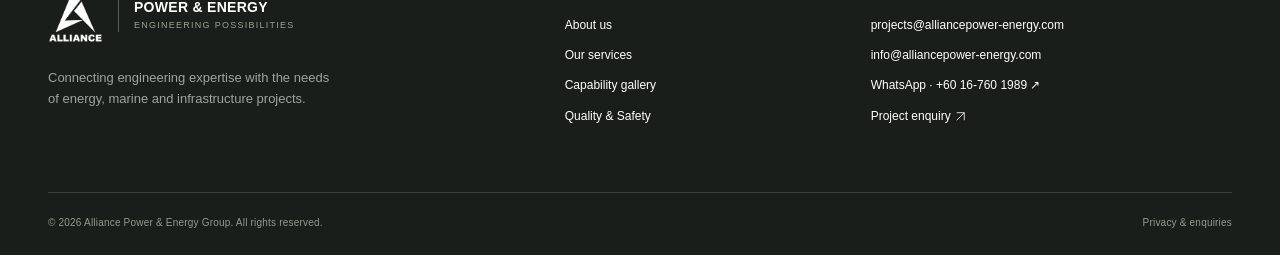
<file: energy-industrial.html>
<!doctype html>
<html lang="en"><head><meta charset="utf-8"><meta name="viewport" content="width=device-width,initial-scale=1">
<title>Energy &amp; Industrial EPC | Alliance Power & Energy</title><meta name="description" content="Explore partner-supported engineering, procurement, and construction services for energy and industrial facilities. Alliance brings project requirements and specialist capabilities together across oil and gas, process industries, power, and renewable energy."><meta name="theme-color" content="#861e25"><meta name="robots" content="index,follow">
<link rel="canonical" href="https://kamaruladlan.github.io/alliancepower-energy/energy-industrial.html"><link rel="icon" href="assets/alliance-logo.png" type="image/png"><link rel="stylesheet" href="styles.css">
<meta property="og:title" content="Energy &amp; Industrial EPC | Alliance Power & Energy"><meta property="og:description" content="Explore partner-supported engineering, procurement, and construction services for energy and industrial facilities. Alliance brings project requirements and specialist capabilities together across oil and gas, process industries, power, and renewable energy."><meta property="og:type" content="website"><meta property="og:image" content="https://kamaruladlan.github.io/alliancepower-energy/assets/energy-plant.jpg"><meta property="og:url" content="https://kamaruladlan.github.io/alliancepower-energy/energy-industrial.html">
<script defer src="app.js"></script></head><body><a class="skip-link" href="#main">Skip to content</a>
    <header class="site-header"><div class="container header-inner"><a class="brand" href="index.html" aria-label="Alliance Power and Energy home"><img src="assets/alliance-logo.png" alt="Alliance" width="55" height="59"><span class="brand-words">POWER & ENERGY<small>ENGINEERING POSSIBILITIES</small></span></a>
      <nav class="desktop-nav" aria-label="Main navigation"><a href="index.html">Home</a><a href="about.html">About</a>
      <details class="nav-services"><summary>Services <svg width="11" height="11" viewBox="0 0 16 16" fill="none" stroke="currentColor" aria-hidden="true"><path d="m4 6 4 4 4-4"/></svg></summary><div class="nav-dropdown"><a href="energy-industrial.html">Energy & Industrial EPC</a><a href="offshore-marine.html">Offshore & Marine</a><a href="infrastructure.html">Infrastructure & Heavy Lifting</a><a href="logistics-support.html">Logistics & Equipment Support</a></div></details>
      <a href="capabilities.html">Capabilities</a><a href="quality-safety.html">QHSE</a><a class="button primary small" href="contact.html">Discuss a project<svg viewBox="0 0 24 24" fill="none" stroke="currentColor" stroke-width="1.5" aria-hidden="true"><path d="M5 19 19 5M5 5h14v14"/></svg></a></nav>
      <button class="menu-toggle" aria-label="Open navigation" aria-controls="mobile-nav" aria-expanded="false"><span></span><span></span></button>
    </div></header>
    <nav id="mobile-nav" class="mobile-nav" aria-label="Mobile navigation" inert><a href="index.html">Home</a><a href="about.html">About Alliance</a><a class="mobile-service" href="energy-industrial.html">Energy & Industrial EPC</a><a class="mobile-service" href="offshore-marine.html">Offshore & Marine</a><a class="mobile-service" href="infrastructure.html">Infrastructure & Heavy Lifting</a><a class="mobile-service" href="logistics-support.html">Logistics & Equipment Support</a><a href="capabilities.html">Capability gallery</a><a href="quality-safety.html">Quality & Safety</a><a class="button primary" href="contact.html">Discuss a project<svg viewBox="0 0 24 24" fill="none" stroke="currentColor" stroke-width="1.5" aria-hidden="true"><path d="M5 19 19 5M5 5h14v14"/></svg></a></nav><main id="main"><section class="page-heading"><div class="container"><div class="breadcrumb"><a href="index.html">Home</a><span>/</span><span>Energy &amp; Industrial EPC</span></div><span class="eyebrow">Energy &amp; Industrial EPC</span><div class="heading-row"><div><h1>Engineering for the energy sector.</h1><p>Explore partner-supported engineering, procurement, and construction services for energy and industrial facilities. Alliance brings project requirements and specialist capabilities together across oil and gas, process industries, power, and renewable energy.</p></div><a class="button primary" href="contact.html?service=Energy%20%26%20Industrial%20EPC">Discuss this service<svg viewBox="0 0 24 24" fill="none" stroke="currentColor" stroke-width="1.5" aria-hidden="true"><path d="M5 19 19 5M5 5h14v14"/></svg></a></div></div></section><div class="wide-image"><img src="assets/energy-plant.jpg" alt="Wide view of an industrial processing facility with silos, towers and landscaped grounds." class="" width="1080" height="519" fetchpriority="high"><span class="image-note">Energy & Industrial EPC · Capability imagery</span></div><section class="section"><div class="container service-layout"><div><span class="eyebrow">Scope & capabilities</span><h2>Start with the requirement.</h2><p>Energy projects involve many connected technical packages. Alliance works through specialist collaborations to discuss EPC, EPCC, and related delivery requirements. Our scope covers refinery and petrochemical facilities, thermal power, renewable energy, terminals, and tank farms. The appropriate delivery model starts with a clear understanding of your facility, project stage, and required scope.</p><div class="capability-grid"><article class="capability-box"><span class="num">01</span><h3>Industrial facilities</h3><p>Refinery, petrochemical, and associated process-facility requirements.</p></article><article class="capability-box"><span class="num">02</span><h3>Power &amp; renewables</h3><p>Power-generation and renewable-energy opportunities, including solar EPC enquiries.</p></article><article class="capability-box"><span class="num">03</span><h3>Storage &amp; terminals</h3><p>Tank farms, LNG receiving terminals, and related infrastructure requirements.</p></article></div></div><aside class="service-aside"><h3>Let’s define<br>the next step.</h3><p>Share your project location, scope and the support you need.</p><a class="button primary" href="contact.html?service=Energy%20%26%20Industrial%20EPC">Start an enquiry<svg viewBox="0 0 24 24" fill="none" stroke="currentColor" stroke-width="1.5" aria-hidden="true"><path d="M5 19 19 5M5 5h14v14"/></svg></a><ul><li><strong>Explore other services</strong></li><li><a href="offshore-marine.html">Offshore & Marine ↗</a></li><li><a href="infrastructure.html">Infrastructure & Heavy Lifting ↗</a></li><li><a href="logistics-support.html">Logistics & Equipment Support ↗</a></li></ul></aside></div></section><section class="section dark"><div class="container"><div class="process-heading"><div><span class="eyebrow">How we work together</span><h2>A clear way forward.</h2></div><p>The right starting point is a shared understanding of your project.</p></div><div class="process-grid"><article class="process-item"><span class="num">01 /</span><h3>Share the brief</h3><p>Tell us the facility type, project stage, location, and required delivery scope.</p></article><article class="process-item"><span class="num">02 /</span><h3>Discuss the approach</h3><p>Review technical interfaces and the specialist disciplines involved.</p></article><article class="process-item"><span class="num">03 /</span><h3>Define the next step</h3><p>Establish the information needed for a focused project discussion.</p></article></div></div></section><section class="section faq-section"><div class="container faq-layout"><div><span class="eyebrow">Useful to know</span><h2>Before we begin.</h2></div><div class="faq-list"><details class="faq-item"><summary>What does EPC mean?</summary><p>EPC combines engineering, procurement, and construction within a defined project scope.</p></details><details class="faq-item"><summary>Can I enquire about a solar project?</summary><p>Yes. Share the location, intended application, approximate capacity if known, and current project stage.</p></details><details class="faq-item"><summary>What should I include in an enquiry?</summary><p>A brief scope, available technical documents, target schedule, and the support you require.</p></details></div></div></section><section class="cta-band"><div class="container"><div><span class="eyebrow">Your next project starts with a conversation</span><h2>Tell us what you’re planning.</h2></div><a class="button white" href="contact.html">Let’s talk<svg viewBox="0 0 24 24" fill="none" stroke="currentColor" stroke-width="1.5" aria-hidden="true"><path d="M5 19 19 5M5 5h14v14"/></svg></a></div></section></main><footer class="site-footer"><div class="container"><div class="footer-main">
      <div class="footer-brand"><a class="brand" href="index.html" aria-label="Alliance Power and Energy home"><img src="assets/alliance-logo.png" alt="Alliance" width="55" height="59"><span class="brand-words">POWER & ENERGY<small>ENGINEERING POSSIBILITIES</small></span></a><p>Connecting engineering expertise with the needs of energy, marine and infrastructure projects.</p></div>
      <div class="footer-column"><h4>Explore Alliance</h4><a href="about.html">About us</a><a href="index.html#services">Our services</a><a href="capabilities.html">Capability gallery</a><a href="quality-safety.html">Quality & Safety</a></div>
      <div class="footer-column"><h4>Start a conversation</h4><a href="mailto:projects@alliancepower-energy.com">projects@alliancepower-energy.com</a><a href="mailto:info@alliancepower-energy.com">info@alliancepower-energy.com</a><a href="https://wa.me/60167601989" target="_blank" rel="noopener noreferrer">WhatsApp · +60 16-760 1989 ↗</a><a href="contact.html">Project enquiry <svg width="13" height="13" viewBox="0 0 24 24" fill="none" stroke="currentColor" stroke-width="1.5" aria-hidden="true"><path d="M5 19 19 5M5 5h14v14"/></svg></a></div>
    </div><div class="footer-bottom"><span>© 2026 Alliance Power & Energy Group. All rights reserved.</span><a href="privacy.html">Privacy & enquiries</a></div></div></footer></body></html>
</file>
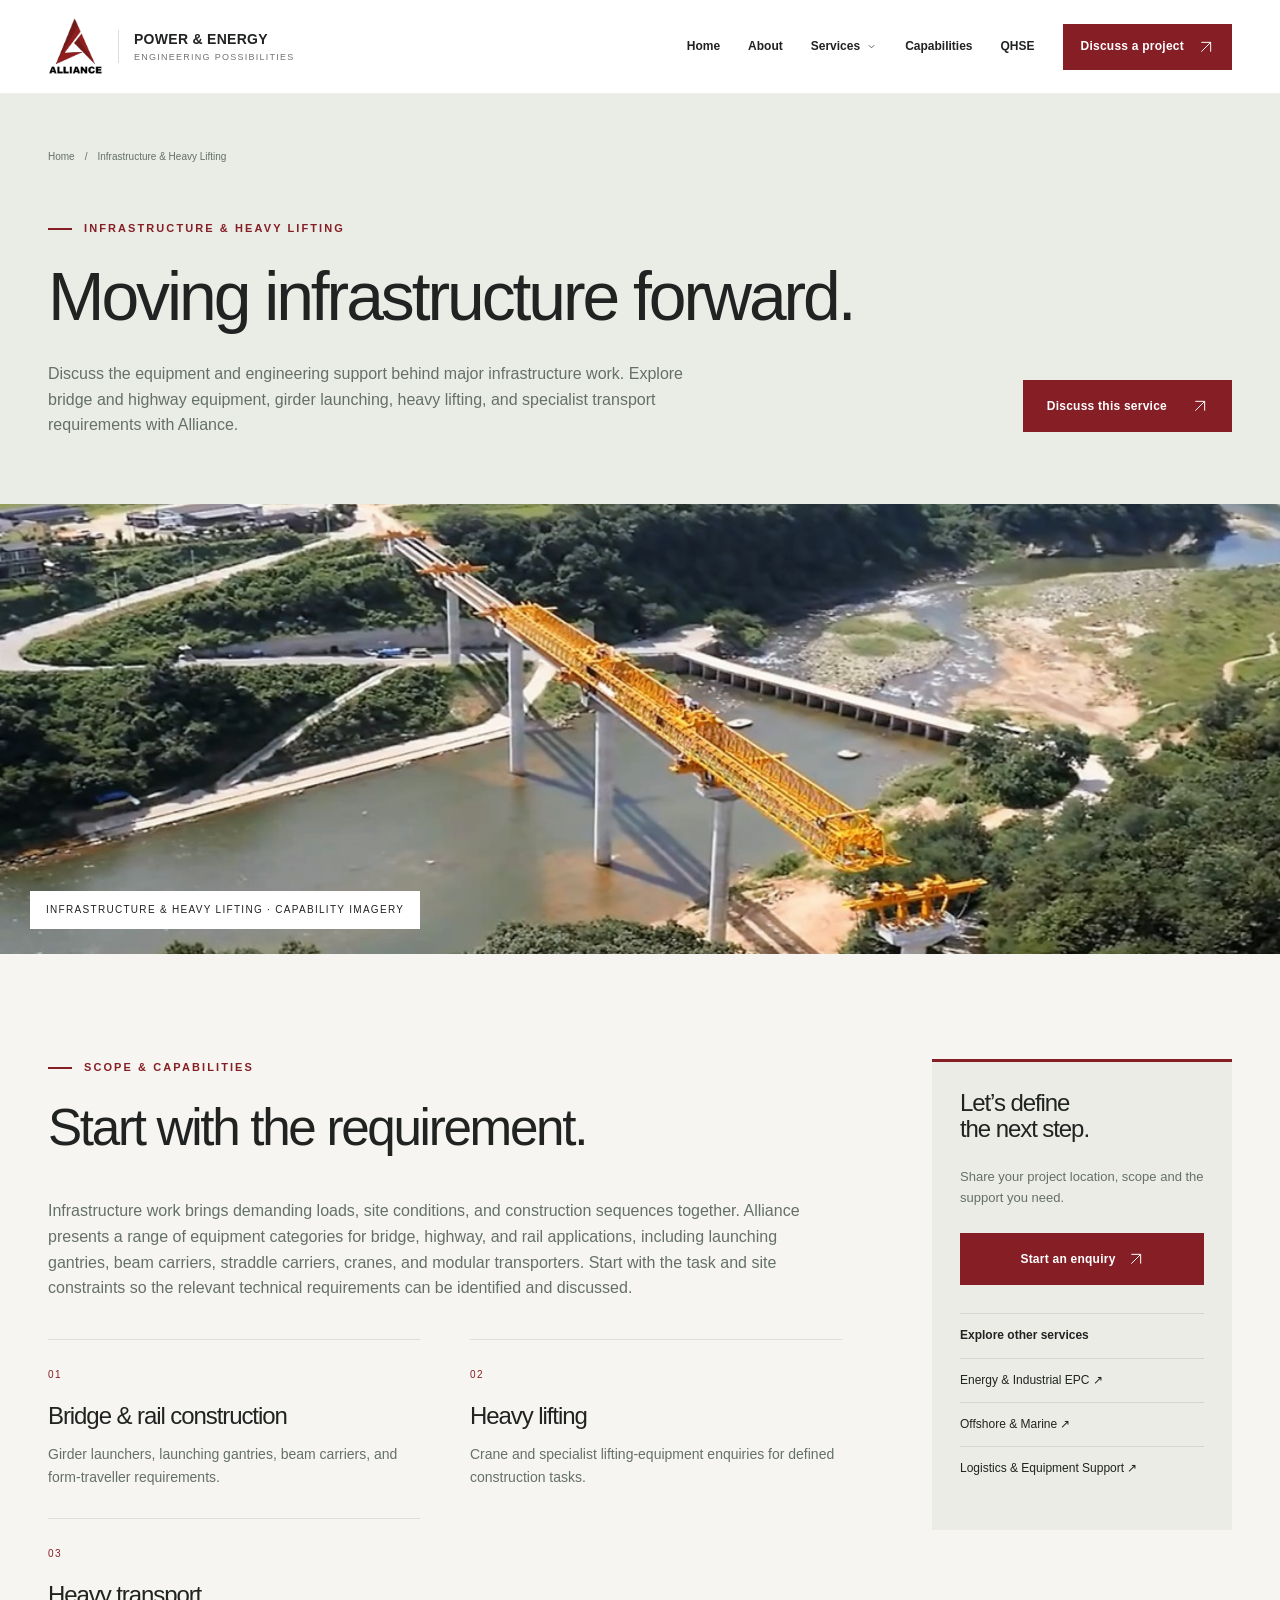
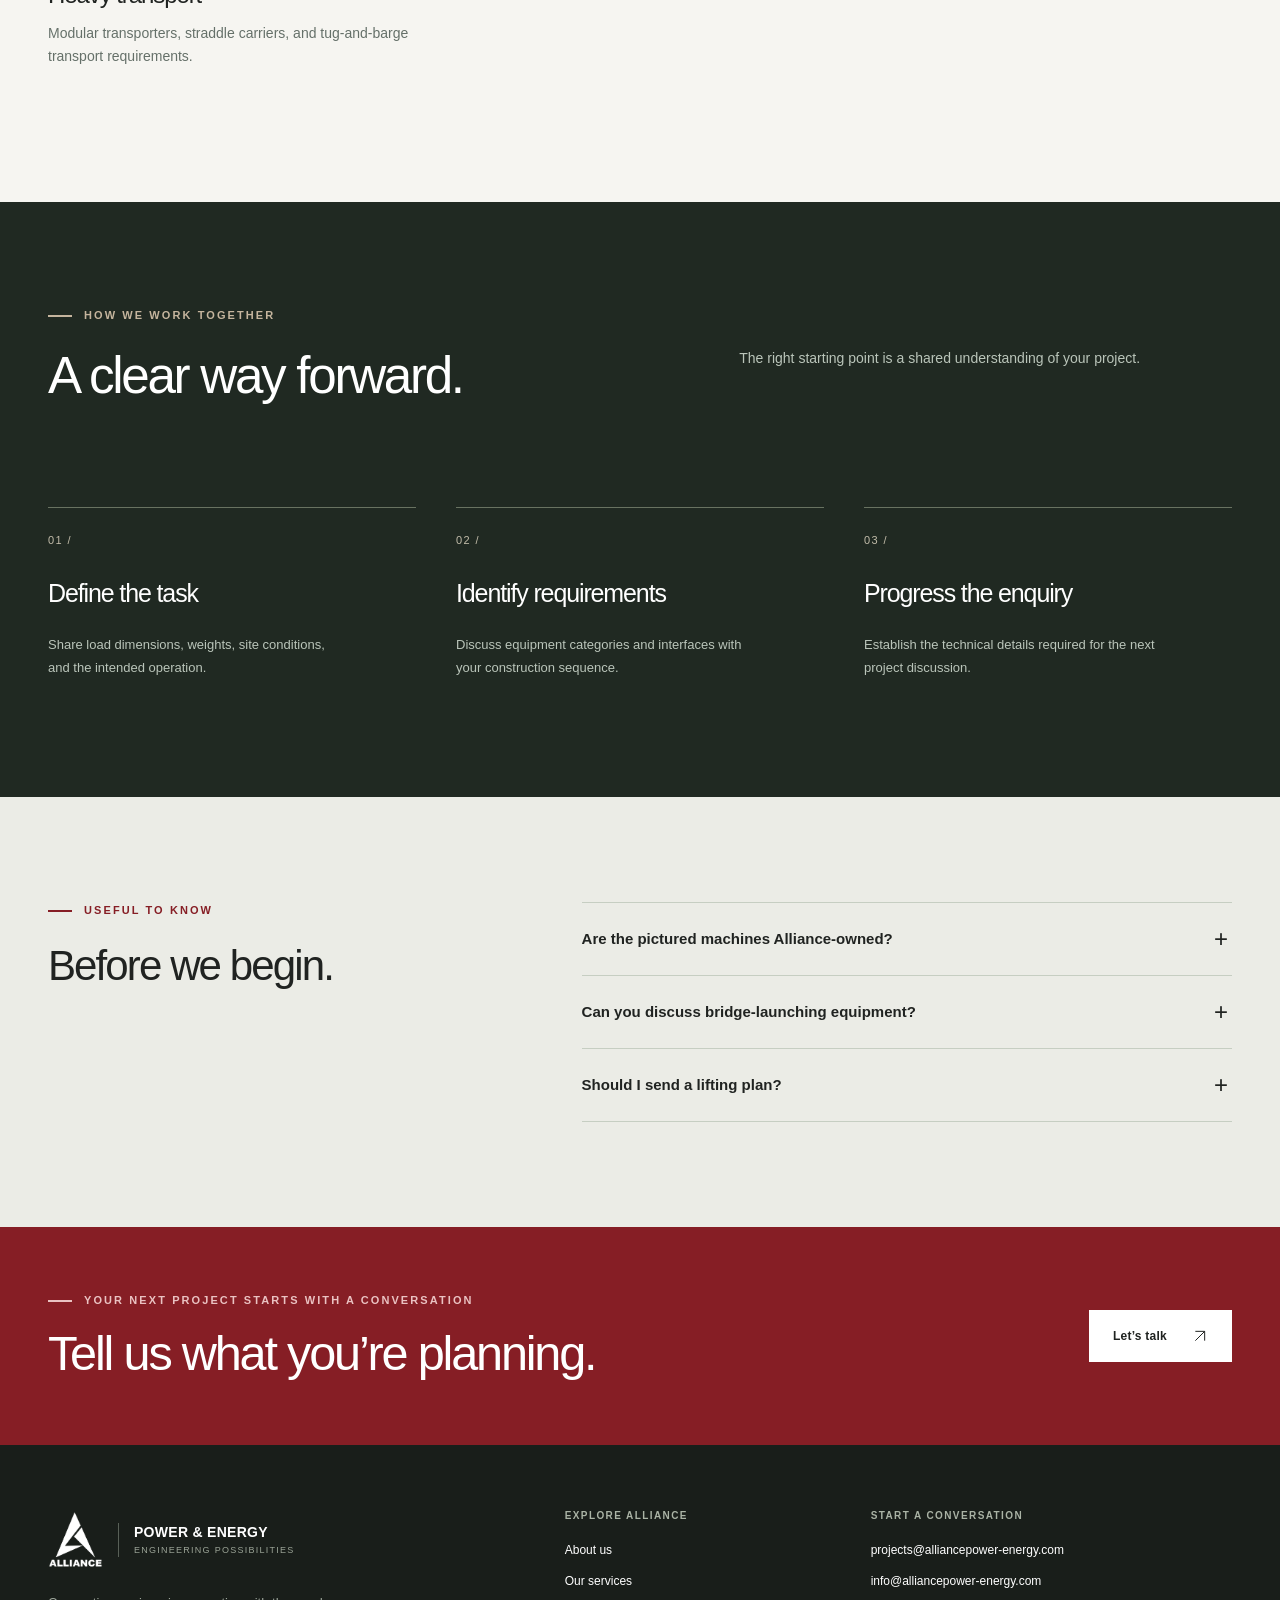
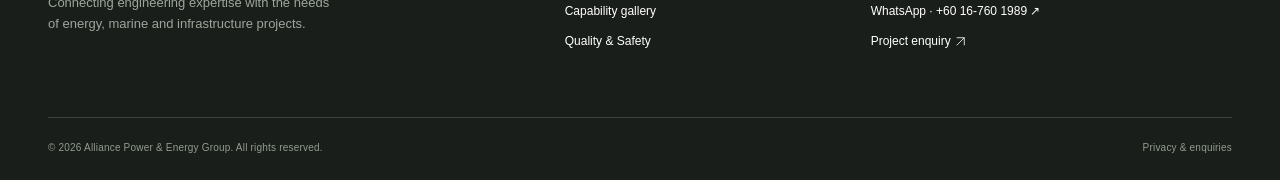
<file: infrastructure.html>
<!doctype html>
<html lang="en"><head><meta charset="utf-8"><meta name="viewport" content="width=device-width,initial-scale=1">
<title>Infrastructure &amp; Heavy Lifting | Alliance Power & Energy</title><meta name="description" content="Discuss the equipment and engineering support behind major infrastructure work. Explore bridge and highway equipment, girder launching, heavy lifting, and specialist transport requirements with Alliance."><meta name="theme-color" content="#861e25"><meta name="robots" content="index,follow">
<link rel="canonical" href="https://kamaruladlan.github.io/alliancepower-energy/infrastructure.html"><link rel="icon" href="assets/alliance-logo.png" type="image/png"><link rel="stylesheet" href="styles.css">
<meta property="og:title" content="Infrastructure &amp; Heavy Lifting | Alliance Power & Energy"><meta property="og:description" content="Discuss the equipment and engineering support behind major infrastructure work. Explore bridge and highway equipment, girder launching, heavy lifting, and specialist transport requirements with Alliance."><meta property="og:type" content="website"><meta property="og:image" content="https://kamaruladlan.github.io/alliancepower-energy/assets/energy-plant.jpg"><meta property="og:url" content="https://kamaruladlan.github.io/alliancepower-energy/infrastructure.html">
<script defer src="app.js"></script></head><body><a class="skip-link" href="#main">Skip to content</a>
    <header class="site-header"><div class="container header-inner"><a class="brand" href="index.html" aria-label="Alliance Power and Energy home"><img src="assets/alliance-logo.png" alt="Alliance" width="55" height="59"><span class="brand-words">POWER & ENERGY<small>ENGINEERING POSSIBILITIES</small></span></a>
      <nav class="desktop-nav" aria-label="Main navigation"><a href="index.html">Home</a><a href="about.html">About</a>
      <details class="nav-services"><summary>Services <svg width="11" height="11" viewBox="0 0 16 16" fill="none" stroke="currentColor" aria-hidden="true"><path d="m4 6 4 4 4-4"/></svg></summary><div class="nav-dropdown"><a href="energy-industrial.html">Energy & Industrial EPC</a><a href="offshore-marine.html">Offshore & Marine</a><a href="infrastructure.html">Infrastructure & Heavy Lifting</a><a href="logistics-support.html">Logistics & Equipment Support</a></div></details>
      <a href="capabilities.html">Capabilities</a><a href="quality-safety.html">QHSE</a><a class="button primary small" href="contact.html">Discuss a project<svg viewBox="0 0 24 24" fill="none" stroke="currentColor" stroke-width="1.5" aria-hidden="true"><path d="M5 19 19 5M5 5h14v14"/></svg></a></nav>
      <button class="menu-toggle" aria-label="Open navigation" aria-controls="mobile-nav" aria-expanded="false"><span></span><span></span></button>
    </div></header>
    <nav id="mobile-nav" class="mobile-nav" aria-label="Mobile navigation" inert><a href="index.html">Home</a><a href="about.html">About Alliance</a><a class="mobile-service" href="energy-industrial.html">Energy & Industrial EPC</a><a class="mobile-service" href="offshore-marine.html">Offshore & Marine</a><a class="mobile-service" href="infrastructure.html">Infrastructure & Heavy Lifting</a><a class="mobile-service" href="logistics-support.html">Logistics & Equipment Support</a><a href="capabilities.html">Capability gallery</a><a href="quality-safety.html">Quality & Safety</a><a class="button primary" href="contact.html">Discuss a project<svg viewBox="0 0 24 24" fill="none" stroke="currentColor" stroke-width="1.5" aria-hidden="true"><path d="M5 19 19 5M5 5h14v14"/></svg></a></nav><main id="main"><section class="page-heading"><div class="container"><div class="breadcrumb"><a href="index.html">Home</a><span>/</span><span>Infrastructure &amp; Heavy Lifting</span></div><span class="eyebrow">Infrastructure &amp; Heavy Lifting</span><div class="heading-row"><div><h1>Moving infrastructure forward.</h1><p>Discuss the equipment and engineering support behind major infrastructure work. Explore bridge and highway equipment, girder launching, heavy lifting, and specialist transport requirements with Alliance.</p></div><a class="button primary" href="contact.html?service=Infrastructure%20%26%20Heavy%20Lifting">Discuss this service<svg viewBox="0 0 24 24" fill="none" stroke="currentColor" stroke-width="1.5" aria-hidden="true"><path d="M5 19 19 5M5 5h14v14"/></svg></a></div></div></section><div class="wide-image"><img src="assets/bridge-construction.jpg" alt="Aerial view of a bridge launching gantry spanning a river crossing." class="" width="1080" height="485" fetchpriority="high"><span class="image-note">Infrastructure & Heavy Lifting · Capability imagery</span></div><section class="section"><div class="container service-layout"><div><span class="eyebrow">Scope & capabilities</span><h2>Start with the requirement.</h2><p>Infrastructure work brings demanding loads, site conditions, and construction sequences together. Alliance presents a range of equipment categories for bridge, highway, and rail applications, including launching gantries, beam carriers, straddle carriers, cranes, and modular transporters. Start with the task and site constraints so the relevant technical requirements can be identified and discussed.</p><div class="capability-grid"><article class="capability-box"><span class="num">01</span><h3>Bridge &amp; rail construction</h3><p>Girder launchers, launching gantries, beam carriers, and form-traveller requirements.</p></article><article class="capability-box"><span class="num">02</span><h3>Heavy lifting</h3><p>Crane and specialist lifting-equipment enquiries for defined construction tasks.</p></article><article class="capability-box"><span class="num">03</span><h3>Heavy transport</h3><p>Modular transporters, straddle carriers, and tug-and-barge transport requirements.</p></article></div></div><aside class="service-aside"><h3>Let’s define<br>the next step.</h3><p>Share your project location, scope and the support you need.</p><a class="button primary" href="contact.html?service=Infrastructure%20%26%20Heavy%20Lifting">Start an enquiry<svg viewBox="0 0 24 24" fill="none" stroke="currentColor" stroke-width="1.5" aria-hidden="true"><path d="M5 19 19 5M5 5h14v14"/></svg></a><ul><li><strong>Explore other services</strong></li><li><a href="energy-industrial.html">Energy & Industrial EPC ↗</a></li><li><a href="offshore-marine.html">Offshore & Marine ↗</a></li><li><a href="logistics-support.html">Logistics & Equipment Support ↗</a></li></ul></aside></div></section><section class="section dark"><div class="container"><div class="process-heading"><div><span class="eyebrow">How we work together</span><h2>A clear way forward.</h2></div><p>The right starting point is a shared understanding of your project.</p></div><div class="process-grid"><article class="process-item"><span class="num">01 /</span><h3>Define the task</h3><p>Share load dimensions, weights, site conditions, and the intended operation.</p></article><article class="process-item"><span class="num">02 /</span><h3>Identify requirements</h3><p>Discuss equipment categories and interfaces with your construction sequence.</p></article><article class="process-item"><span class="num">03 /</span><h3>Progress the enquiry</h3><p>Establish the technical details required for the next project discussion.</p></article></div></div></section><section class="section faq-section"><div class="container faq-layout"><div><span class="eyebrow">Useful to know</span><h2>Before we begin.</h2></div><div class="faq-list"><details class="faq-item"><summary>Are the pictured machines Alliance-owned?</summary><p>Images illustrate equipment categories. Ownership, supply arrangements, and availability are confirmed for each enquiry.</p></details><details class="faq-item"><summary>Can you discuss bridge-launching equipment?</summary><p>Yes. Include the structure type, girder dimensions and weight, span arrangement, and project location.</p></details><details class="faq-item"><summary>Should I send a lifting plan?</summary><p>Available drawings and technical information can help define the enquiry. Discuss document requirements with the team first.</p></details></div></div></section><section class="cta-band"><div class="container"><div><span class="eyebrow">Your next project starts with a conversation</span><h2>Tell us what you’re planning.</h2></div><a class="button white" href="contact.html">Let’s talk<svg viewBox="0 0 24 24" fill="none" stroke="currentColor" stroke-width="1.5" aria-hidden="true"><path d="M5 19 19 5M5 5h14v14"/></svg></a></div></section></main><footer class="site-footer"><div class="container"><div class="footer-main">
      <div class="footer-brand"><a class="brand" href="index.html" aria-label="Alliance Power and Energy home"><img src="assets/alliance-logo.png" alt="Alliance" width="55" height="59"><span class="brand-words">POWER & ENERGY<small>ENGINEERING POSSIBILITIES</small></span></a><p>Connecting engineering expertise with the needs of energy, marine and infrastructure projects.</p></div>
      <div class="footer-column"><h4>Explore Alliance</h4><a href="about.html">About us</a><a href="index.html#services">Our services</a><a href="capabilities.html">Capability gallery</a><a href="quality-safety.html">Quality & Safety</a></div>
      <div class="footer-column"><h4>Start a conversation</h4><a href="mailto:projects@alliancepower-energy.com">projects@alliancepower-energy.com</a><a href="mailto:info@alliancepower-energy.com">info@alliancepower-energy.com</a><a href="https://wa.me/60167601989" target="_blank" rel="noopener noreferrer">WhatsApp · +60 16-760 1989 ↗</a><a href="contact.html">Project enquiry <svg width="13" height="13" viewBox="0 0 24 24" fill="none" stroke="currentColor" stroke-width="1.5" aria-hidden="true"><path d="M5 19 19 5M5 5h14v14"/></svg></a></div>
    </div><div class="footer-bottom"><span>© 2026 Alliance Power & Energy Group. All rights reserved.</span><a href="privacy.html">Privacy & enquiries</a></div></div></footer></body></html>
</file>
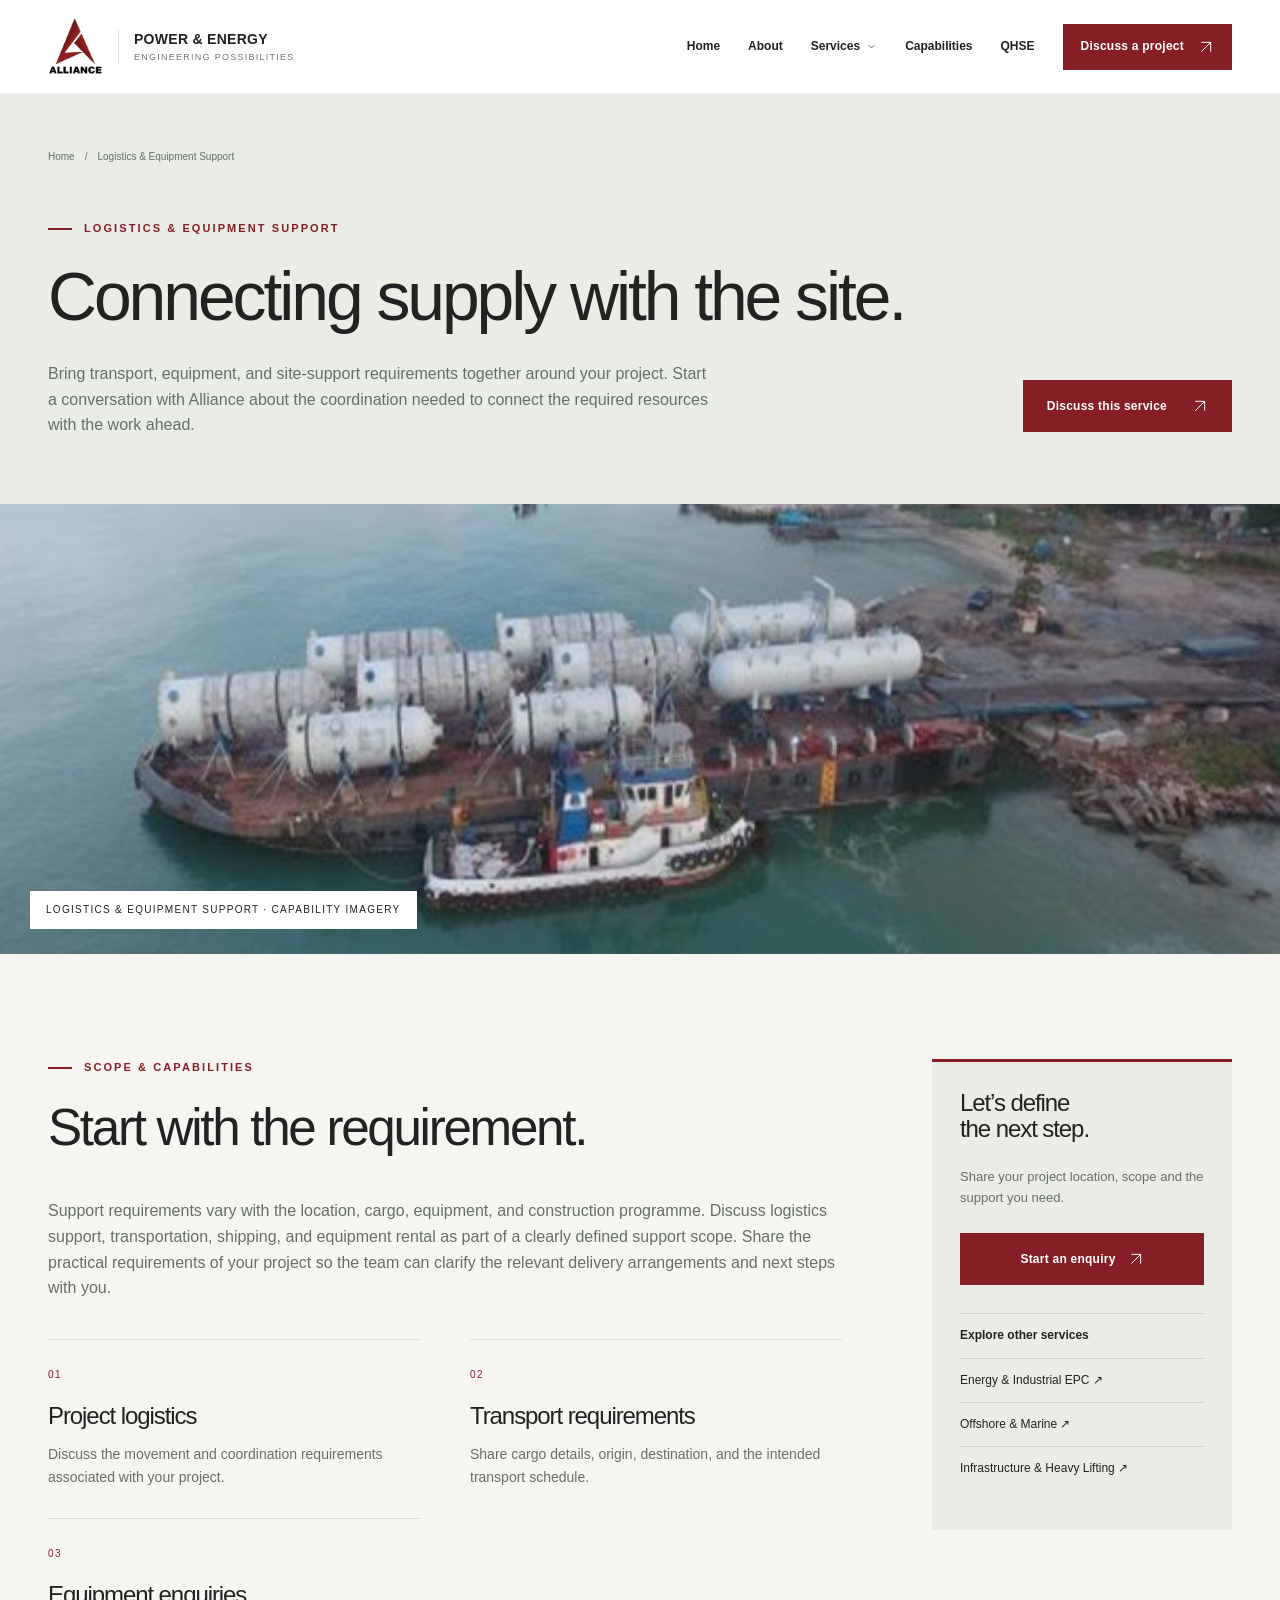
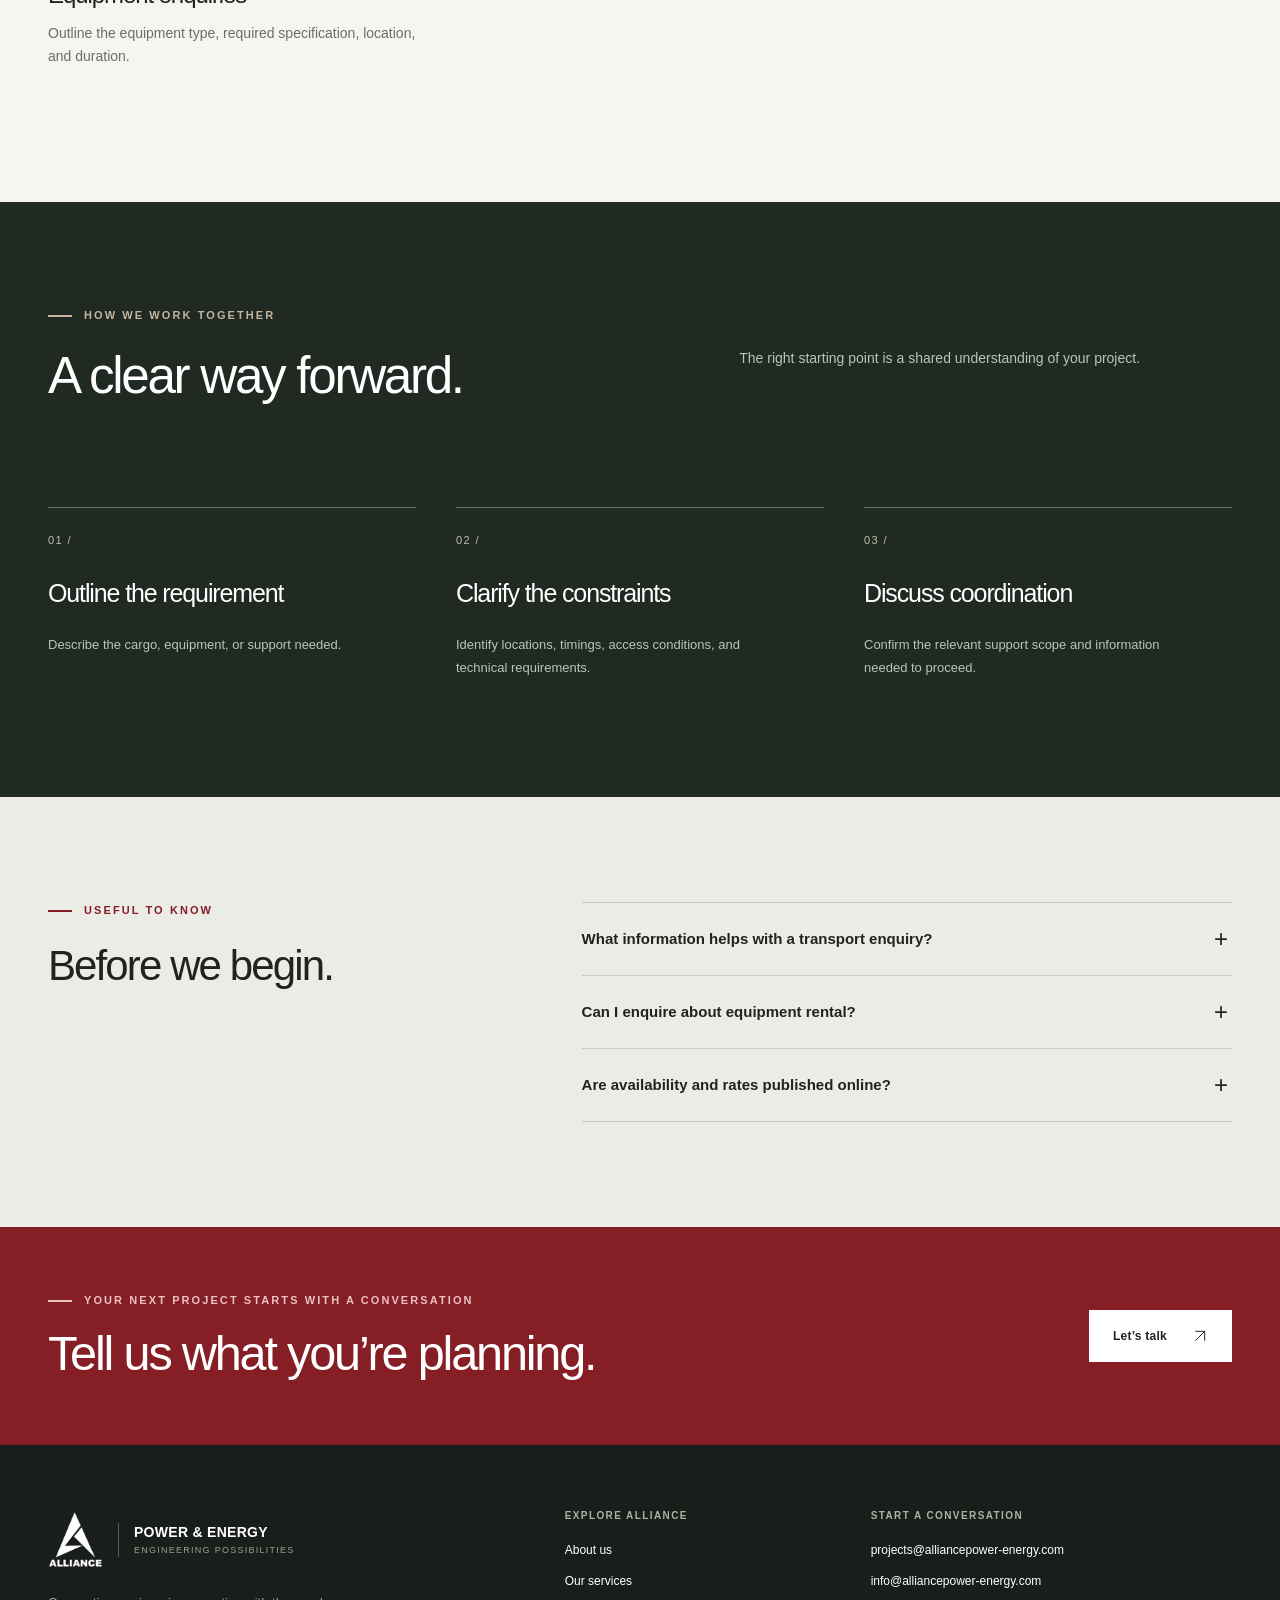
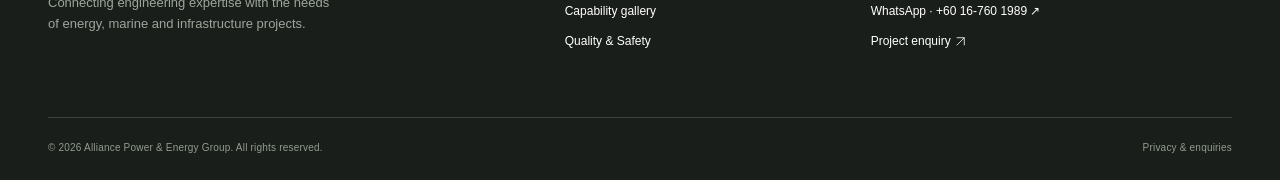
<file: logistics-support.html>
<!doctype html>
<html lang="en"><head><meta charset="utf-8"><meta name="viewport" content="width=device-width,initial-scale=1">
<title>Logistics &amp; Equipment Support | Alliance Power & Energy</title><meta name="description" content="Bring transport, equipment, and site-support requirements together around your project. Start a conversation with Alliance about the coordination needed to connect the required resources with the work ahead."><meta name="theme-color" content="#861e25"><meta name="robots" content="index,follow">
<link rel="canonical" href="https://kamaruladlan.github.io/alliancepower-energy/logistics-support.html"><link rel="icon" href="assets/alliance-logo.png" type="image/png"><link rel="stylesheet" href="styles.css">
<meta property="og:title" content="Logistics &amp; Equipment Support | Alliance Power & Energy"><meta property="og:description" content="Bring transport, equipment, and site-support requirements together around your project. Start a conversation with Alliance about the coordination needed to connect the required resources with the work ahead."><meta property="og:type" content="website"><meta property="og:image" content="https://kamaruladlan.github.io/alliancepower-energy/assets/energy-plant.jpg"><meta property="og:url" content="https://kamaruladlan.github.io/alliancepower-energy/logistics-support.html">
<script defer src="app.js"></script></head><body><a class="skip-link" href="#main">Skip to content</a>
    <header class="site-header"><div class="container header-inner"><a class="brand" href="index.html" aria-label="Alliance Power and Energy home"><img src="assets/alliance-logo.png" alt="Alliance" width="55" height="59"><span class="brand-words">POWER & ENERGY<small>ENGINEERING POSSIBILITIES</small></span></a>
      <nav class="desktop-nav" aria-label="Main navigation"><a href="index.html">Home</a><a href="about.html">About</a>
      <details class="nav-services"><summary>Services <svg width="11" height="11" viewBox="0 0 16 16" fill="none" stroke="currentColor" aria-hidden="true"><path d="m4 6 4 4 4-4"/></svg></summary><div class="nav-dropdown"><a href="energy-industrial.html">Energy & Industrial EPC</a><a href="offshore-marine.html">Offshore & Marine</a><a href="infrastructure.html">Infrastructure & Heavy Lifting</a><a href="logistics-support.html">Logistics & Equipment Support</a></div></details>
      <a href="capabilities.html">Capabilities</a><a href="quality-safety.html">QHSE</a><a class="button primary small" href="contact.html">Discuss a project<svg viewBox="0 0 24 24" fill="none" stroke="currentColor" stroke-width="1.5" aria-hidden="true"><path d="M5 19 19 5M5 5h14v14"/></svg></a></nav>
      <button class="menu-toggle" aria-label="Open navigation" aria-controls="mobile-nav" aria-expanded="false"><span></span><span></span></button>
    </div></header>
    <nav id="mobile-nav" class="mobile-nav" aria-label="Mobile navigation" inert><a href="index.html">Home</a><a href="about.html">About Alliance</a><a class="mobile-service" href="energy-industrial.html">Energy & Industrial EPC</a><a class="mobile-service" href="offshore-marine.html">Offshore & Marine</a><a class="mobile-service" href="infrastructure.html">Infrastructure & Heavy Lifting</a><a class="mobile-service" href="logistics-support.html">Logistics & Equipment Support</a><a href="capabilities.html">Capability gallery</a><a href="quality-safety.html">Quality & Safety</a><a class="button primary" href="contact.html">Discuss a project<svg viewBox="0 0 24 24" fill="none" stroke="currentColor" stroke-width="1.5" aria-hidden="true"><path d="M5 19 19 5M5 5h14v14"/></svg></a></nav><main id="main"><section class="page-heading"><div class="container"><div class="breadcrumb"><a href="index.html">Home</a><span>/</span><span>Logistics &amp; Equipment Support</span></div><span class="eyebrow">Logistics &amp; Equipment Support</span><div class="heading-row"><div><h1>Connecting supply with the site.</h1><p>Bring transport, equipment, and site-support requirements together around your project. Start a conversation with Alliance about the coordination needed to connect the required resources with the work ahead.</p></div><a class="button primary" href="contact.html?service=Logistics%20%26%20Equipment%20Support">Discuss this service<svg viewBox="0 0 24 24" fill="none" stroke="currentColor" stroke-width="1.5" aria-hidden="true"><path d="M5 19 19 5M5 5h14v14"/></svg></a></div></div></section><div class="wide-image"><img src="assets/marine-logistics.jpg" alt="Tugboat alongside a barge transporting large industrial vessels near shore." class="" width="609" height="475" fetchpriority="high"><span class="image-note">Logistics & Equipment Support · Capability imagery</span></div><section class="section"><div class="container service-layout"><div><span class="eyebrow">Scope & capabilities</span><h2>Start with the requirement.</h2><p>Support requirements vary with the location, cargo, equipment, and construction programme. Discuss logistics support, transportation, shipping, and equipment rental as part of a clearly defined support scope. Share the practical requirements of your project so the team can clarify the relevant delivery arrangements and next steps with you.</p><div class="capability-grid"><article class="capability-box"><span class="num">01</span><h3>Project logistics</h3><p>Discuss the movement and coordination requirements associated with your project.</p></article><article class="capability-box"><span class="num">02</span><h3>Transport requirements</h3><p>Share cargo details, origin, destination, and the intended transport schedule.</p></article><article class="capability-box"><span class="num">03</span><h3>Equipment enquiries</h3><p>Outline the equipment type, required specification, location, and duration.</p></article></div></div><aside class="service-aside"><h3>Let’s define<br>the next step.</h3><p>Share your project location, scope and the support you need.</p><a class="button primary" href="contact.html?service=Logistics%20%26%20Equipment%20Support">Start an enquiry<svg viewBox="0 0 24 24" fill="none" stroke="currentColor" stroke-width="1.5" aria-hidden="true"><path d="M5 19 19 5M5 5h14v14"/></svg></a><ul><li><strong>Explore other services</strong></li><li><a href="energy-industrial.html">Energy & Industrial EPC ↗</a></li><li><a href="offshore-marine.html">Offshore & Marine ↗</a></li><li><a href="infrastructure.html">Infrastructure & Heavy Lifting ↗</a></li></ul></aside></div></section><section class="section dark"><div class="container"><div class="process-heading"><div><span class="eyebrow">How we work together</span><h2>A clear way forward.</h2></div><p>The right starting point is a shared understanding of your project.</p></div><div class="process-grid"><article class="process-item"><span class="num">01 /</span><h3>Outline the requirement</h3><p>Describe the cargo, equipment, or support needed.</p></article><article class="process-item"><span class="num">02 /</span><h3>Clarify the constraints</h3><p>Identify locations, timings, access conditions, and technical requirements.</p></article><article class="process-item"><span class="num">03 /</span><h3>Discuss coordination</h3><p>Confirm the relevant support scope and information needed to proceed.</p></article></div></div></section><section class="section faq-section"><div class="container faq-layout"><div><span class="eyebrow">Useful to know</span><h2>Before we begin.</h2></div><div class="faq-list"><details class="faq-item"><summary>What information helps with a transport enquiry?</summary><p>Cargo type, dimensions, weight, origin, destination, and target dates.</p></details><details class="faq-item"><summary>Can I enquire about equipment rental?</summary><p>Yes. Share the equipment specification, project location, duration, and intended use.</p></details><details class="faq-item"><summary>Are availability and rates published online?</summary><p>Contact the team to discuss availability, scope, and commercial arrangements for your requirements.</p></details></div></div></section><section class="cta-band"><div class="container"><div><span class="eyebrow">Your next project starts with a conversation</span><h2>Tell us what you’re planning.</h2></div><a class="button white" href="contact.html">Let’s talk<svg viewBox="0 0 24 24" fill="none" stroke="currentColor" stroke-width="1.5" aria-hidden="true"><path d="M5 19 19 5M5 5h14v14"/></svg></a></div></section></main><footer class="site-footer"><div class="container"><div class="footer-main">
      <div class="footer-brand"><a class="brand" href="index.html" aria-label="Alliance Power and Energy home"><img src="assets/alliance-logo.png" alt="Alliance" width="55" height="59"><span class="brand-words">POWER & ENERGY<small>ENGINEERING POSSIBILITIES</small></span></a><p>Connecting engineering expertise with the needs of energy, marine and infrastructure projects.</p></div>
      <div class="footer-column"><h4>Explore Alliance</h4><a href="about.html">About us</a><a href="index.html#services">Our services</a><a href="capabilities.html">Capability gallery</a><a href="quality-safety.html">Quality & Safety</a></div>
      <div class="footer-column"><h4>Start a conversation</h4><a href="mailto:projects@alliancepower-energy.com">projects@alliancepower-energy.com</a><a href="mailto:info@alliancepower-energy.com">info@alliancepower-energy.com</a><a href="https://wa.me/60167601989" target="_blank" rel="noopener noreferrer">WhatsApp · +60 16-760 1989 ↗</a><a href="contact.html">Project enquiry <svg width="13" height="13" viewBox="0 0 24 24" fill="none" stroke="currentColor" stroke-width="1.5" aria-hidden="true"><path d="M5 19 19 5M5 5h14v14"/></svg></a></div>
    </div><div class="footer-bottom"><span>© 2026 Alliance Power & Energy Group. All rights reserved.</span><a href="privacy.html">Privacy & enquiries</a></div></div></footer></body></html>
</file>
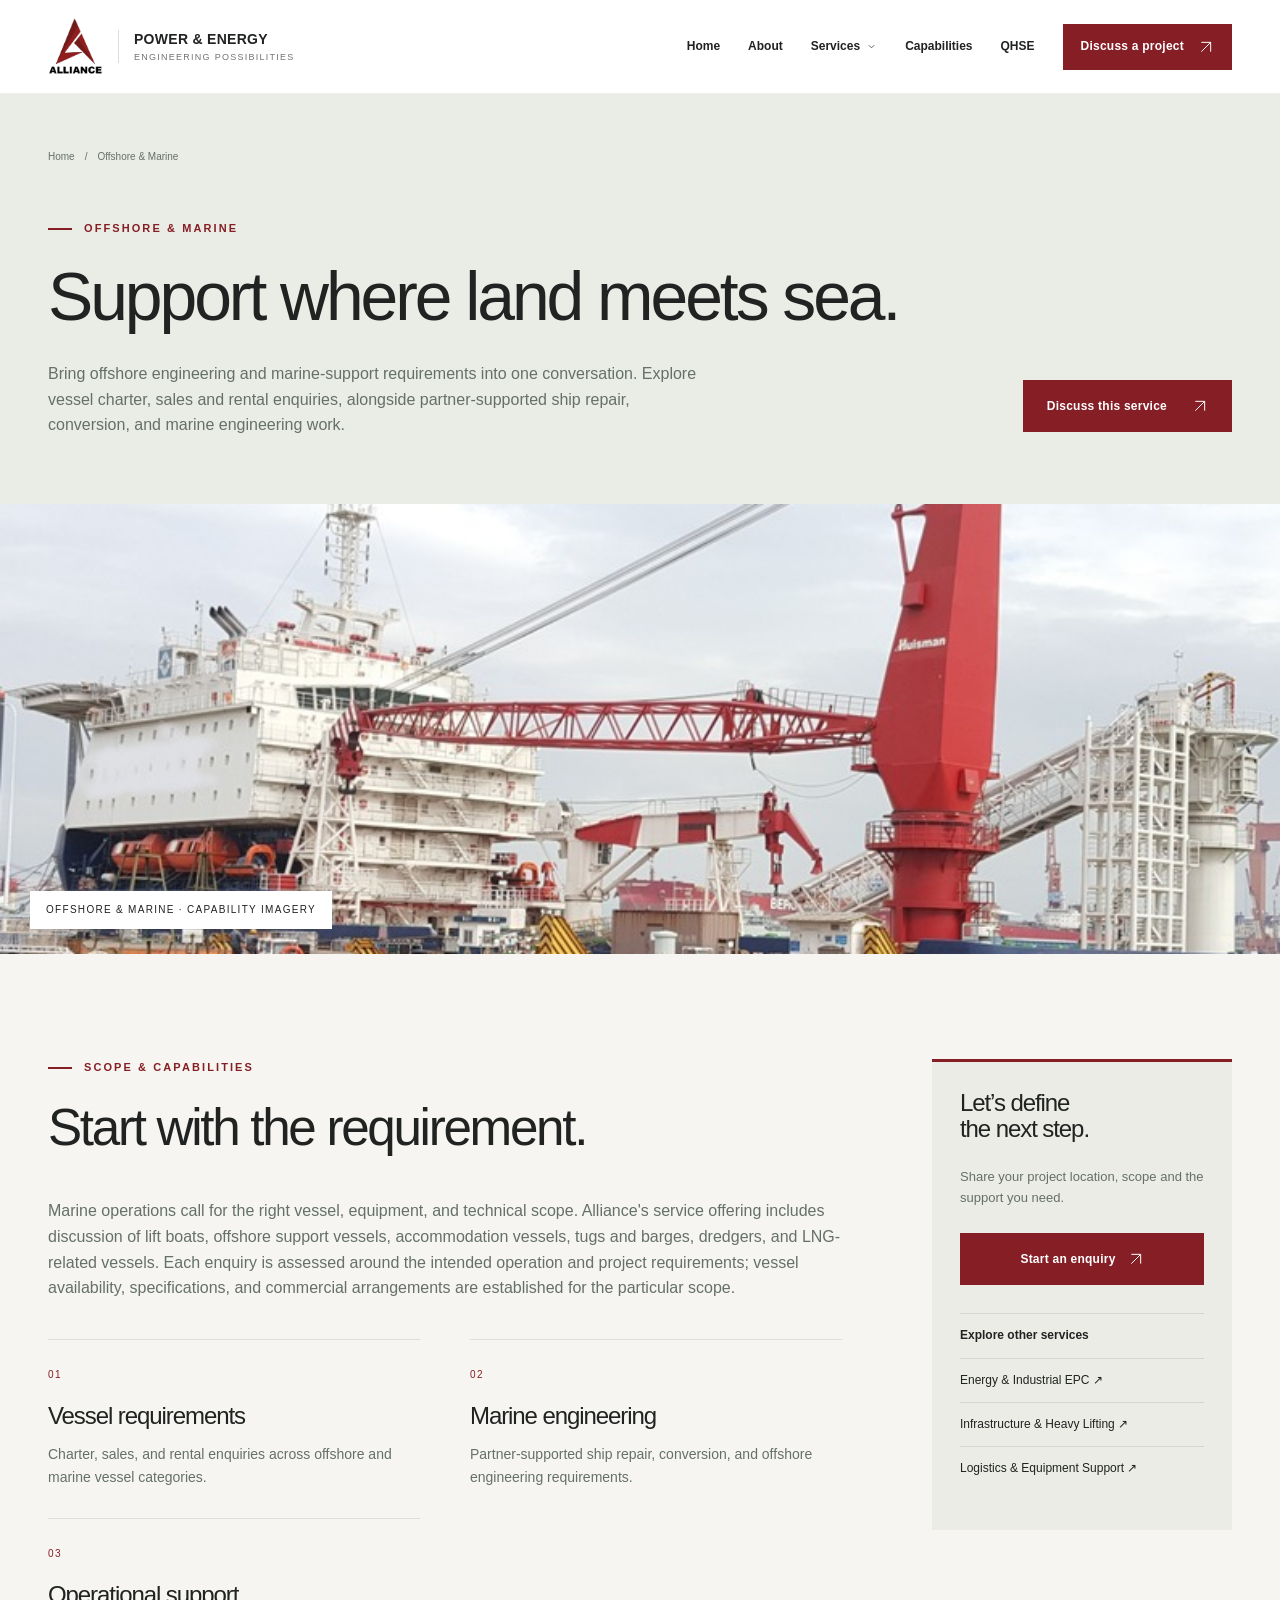
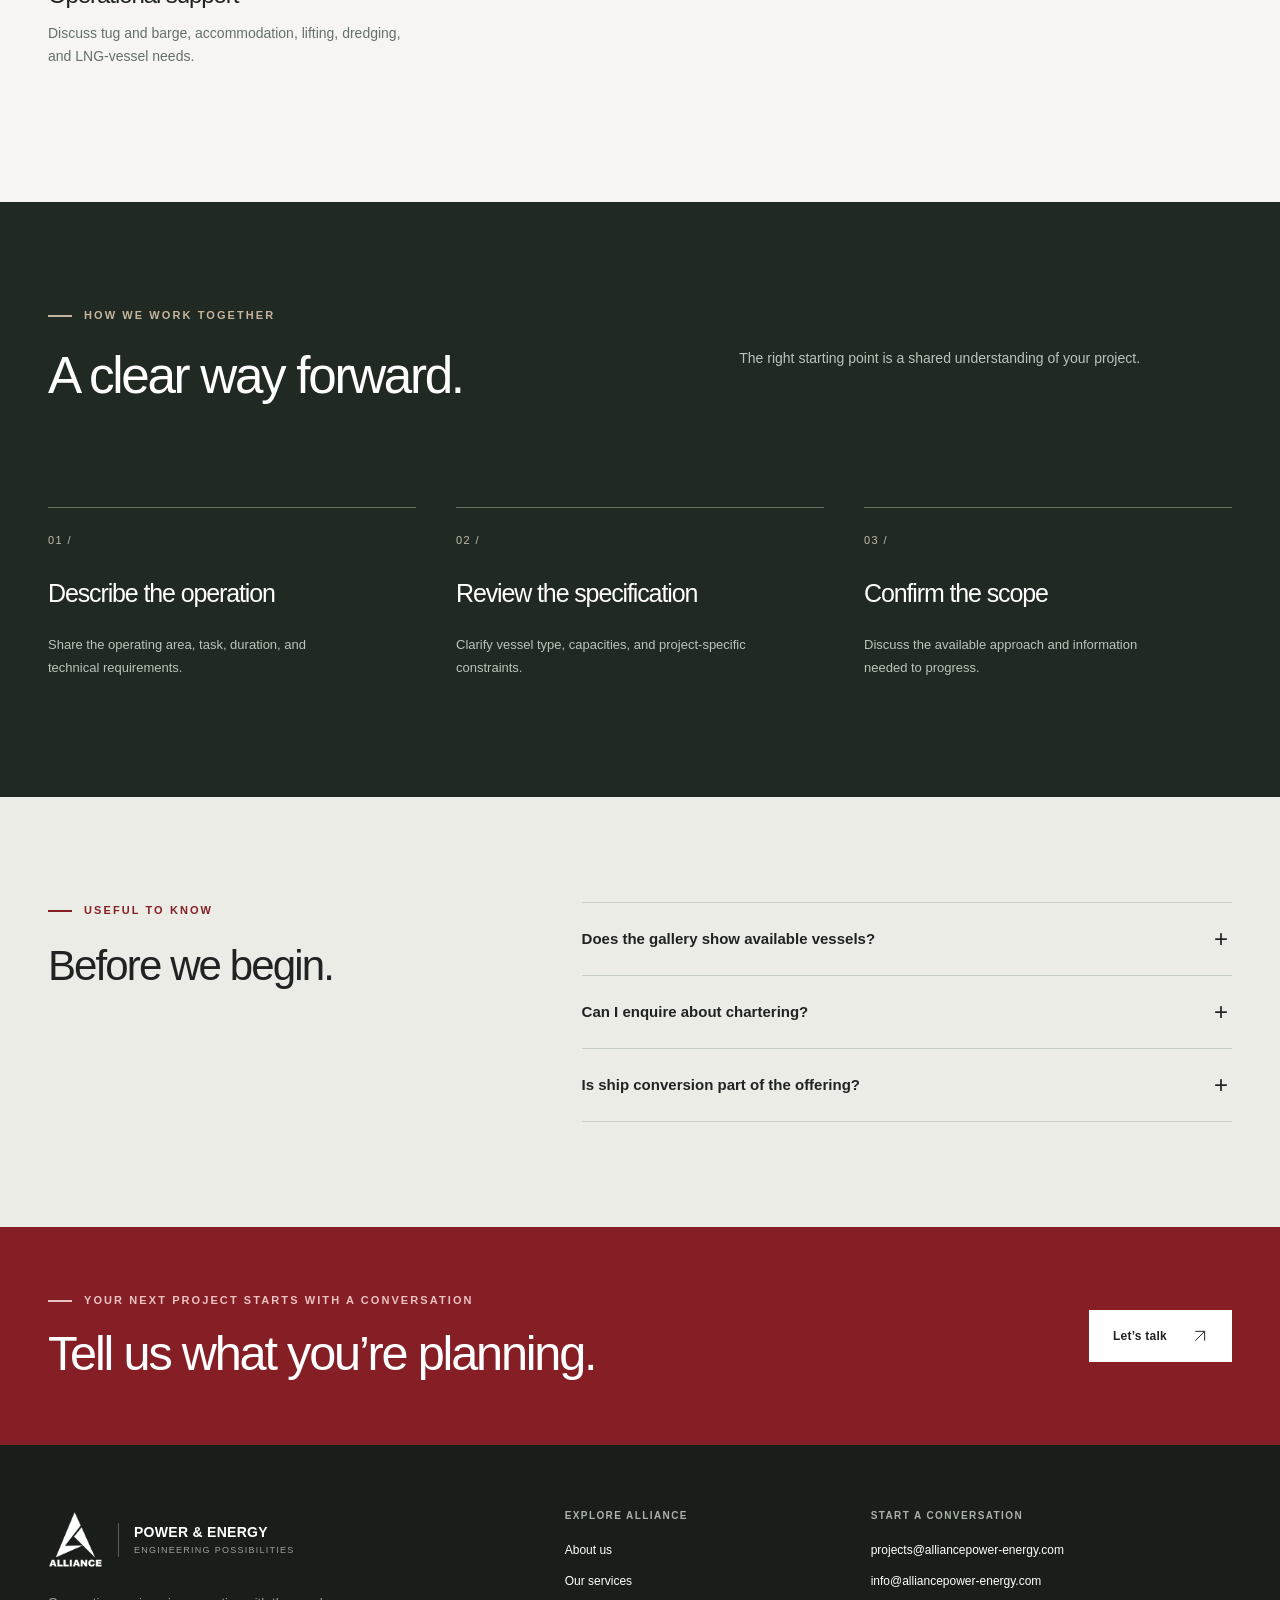
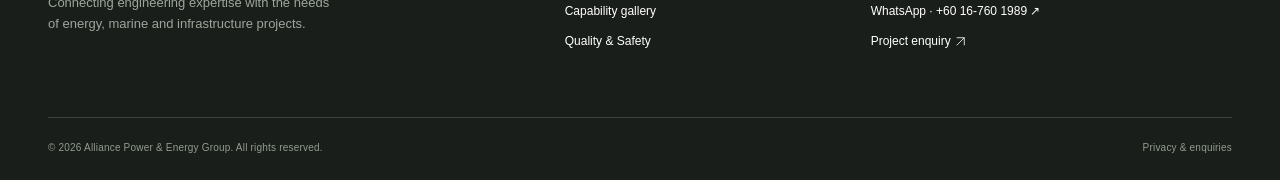
<file: offshore-marine.html>
<!doctype html>
<html lang="en"><head><meta charset="utf-8"><meta name="viewport" content="width=device-width,initial-scale=1">
<title>Offshore &amp; Marine | Alliance Power & Energy</title><meta name="description" content="Bring offshore engineering and marine-support requirements into one conversation. Explore vessel charter, sales and rental enquiries, alongside partner-supported ship repair, conversion, and marine engineering work."><meta name="theme-color" content="#861e25"><meta name="robots" content="index,follow">
<link rel="canonical" href="https://kamaruladlan.github.io/alliancepower-energy/offshore-marine.html"><link rel="icon" href="assets/alliance-logo.png" type="image/png"><link rel="stylesheet" href="styles.css">
<meta property="og:title" content="Offshore &amp; Marine | Alliance Power & Energy"><meta property="og:description" content="Bring offshore engineering and marine-support requirements into one conversation. Explore vessel charter, sales and rental enquiries, alongside partner-supported ship repair, conversion, and marine engineering work."><meta property="og:type" content="website"><meta property="og:image" content="https://kamaruladlan.github.io/alliancepower-energy/assets/energy-plant.jpg"><meta property="og:url" content="https://kamaruladlan.github.io/alliancepower-energy/offshore-marine.html">
<script defer src="app.js"></script></head><body><a class="skip-link" href="#main">Skip to content</a>
    <header class="site-header"><div class="container header-inner"><a class="brand" href="index.html" aria-label="Alliance Power and Energy home"><img src="assets/alliance-logo.png" alt="Alliance" width="55" height="59"><span class="brand-words">POWER & ENERGY<small>ENGINEERING POSSIBILITIES</small></span></a>
      <nav class="desktop-nav" aria-label="Main navigation"><a href="index.html">Home</a><a href="about.html">About</a>
      <details class="nav-services"><summary>Services <svg width="11" height="11" viewBox="0 0 16 16" fill="none" stroke="currentColor" aria-hidden="true"><path d="m4 6 4 4 4-4"/></svg></summary><div class="nav-dropdown"><a href="energy-industrial.html">Energy & Industrial EPC</a><a href="offshore-marine.html">Offshore & Marine</a><a href="infrastructure.html">Infrastructure & Heavy Lifting</a><a href="logistics-support.html">Logistics & Equipment Support</a></div></details>
      <a href="capabilities.html">Capabilities</a><a href="quality-safety.html">QHSE</a><a class="button primary small" href="contact.html">Discuss a project<svg viewBox="0 0 24 24" fill="none" stroke="currentColor" stroke-width="1.5" aria-hidden="true"><path d="M5 19 19 5M5 5h14v14"/></svg></a></nav>
      <button class="menu-toggle" aria-label="Open navigation" aria-controls="mobile-nav" aria-expanded="false"><span></span><span></span></button>
    </div></header>
    <nav id="mobile-nav" class="mobile-nav" aria-label="Mobile navigation" inert><a href="index.html">Home</a><a href="about.html">About Alliance</a><a class="mobile-service" href="energy-industrial.html">Energy & Industrial EPC</a><a class="mobile-service" href="offshore-marine.html">Offshore & Marine</a><a class="mobile-service" href="infrastructure.html">Infrastructure & Heavy Lifting</a><a class="mobile-service" href="logistics-support.html">Logistics & Equipment Support</a><a href="capabilities.html">Capability gallery</a><a href="quality-safety.html">Quality & Safety</a><a class="button primary" href="contact.html">Discuss a project<svg viewBox="0 0 24 24" fill="none" stroke="currentColor" stroke-width="1.5" aria-hidden="true"><path d="M5 19 19 5M5 5h14v14"/></svg></a></nav><main id="main"><section class="page-heading"><div class="container"><div class="breadcrumb"><a href="index.html">Home</a><span>/</span><span>Offshore &amp; Marine</span></div><span class="eyebrow">Offshore &amp; Marine</span><div class="heading-row"><div><h1>Support where land meets sea.</h1><p>Bring offshore engineering and marine-support requirements into one conversation. Explore vessel charter, sales and rental enquiries, alongside partner-supported ship repair, conversion, and marine engineering work.</p></div><a class="button primary" href="contact.html?service=Offshore%20%26%20Marine">Discuss this service<svg viewBox="0 0 24 24" fill="none" stroke="currentColor" stroke-width="1.5" aria-hidden="true"><path d="M5 19 19 5M5 5h14v14"/></svg></a></div></div></section><div class="wide-image"><img src="assets/marine-vessel.jpg" alt="Offshore support vessel alongside a quay, fitted with a large red crane." class="" width="794" height="543" fetchpriority="high"><span class="image-note">Offshore & Marine · Capability imagery</span></div><section class="section"><div class="container service-layout"><div><span class="eyebrow">Scope & capabilities</span><h2>Start with the requirement.</h2><p>Marine operations call for the right vessel, equipment, and technical scope. Alliance&#x27;s service offering includes discussion of lift boats, offshore support vessels, accommodation vessels, tugs and barges, dredgers, and LNG-related vessels. Each enquiry is assessed around the intended operation and project requirements; vessel availability, specifications, and commercial arrangements are established for the particular scope.</p><div class="capability-grid"><article class="capability-box"><span class="num">01</span><h3>Vessel requirements</h3><p>Charter, sales, and rental enquiries across offshore and marine vessel categories.</p></article><article class="capability-box"><span class="num">02</span><h3>Marine engineering</h3><p>Partner-supported ship repair, conversion, and offshore engineering requirements.</p></article><article class="capability-box"><span class="num">03</span><h3>Operational support</h3><p>Discuss tug and barge, accommodation, lifting, dredging, and LNG-vessel needs.</p></article></div></div><aside class="service-aside"><h3>Let’s define<br>the next step.</h3><p>Share your project location, scope and the support you need.</p><a class="button primary" href="contact.html?service=Offshore%20%26%20Marine">Start an enquiry<svg viewBox="0 0 24 24" fill="none" stroke="currentColor" stroke-width="1.5" aria-hidden="true"><path d="M5 19 19 5M5 5h14v14"/></svg></a><ul><li><strong>Explore other services</strong></li><li><a href="energy-industrial.html">Energy & Industrial EPC ↗</a></li><li><a href="infrastructure.html">Infrastructure & Heavy Lifting ↗</a></li><li><a href="logistics-support.html">Logistics & Equipment Support ↗</a></li></ul></aside></div></section><section class="section dark"><div class="container"><div class="process-heading"><div><span class="eyebrow">How we work together</span><h2>A clear way forward.</h2></div><p>The right starting point is a shared understanding of your project.</p></div><div class="process-grid"><article class="process-item"><span class="num">01 /</span><h3>Describe the operation</h3><p>Share the operating area, task, duration, and technical requirements.</p></article><article class="process-item"><span class="num">02 /</span><h3>Review the specification</h3><p>Clarify vessel type, capacities, and project-specific constraints.</p></article><article class="process-item"><span class="num">03 /</span><h3>Confirm the scope</h3><p>Discuss the available approach and information needed to progress.</p></article></div></div></section><section class="section faq-section"><div class="container faq-layout"><div><span class="eyebrow">Useful to know</span><h2>Before we begin.</h2></div><div class="faq-list"><details class="faq-item"><summary>Does the gallery show available vessels?</summary><p>The gallery illustrates vessel and equipment categories. Contact Alliance to discuss availability and specifications.</p></details><details class="faq-item"><summary>Can I enquire about chartering?</summary><p>Yes. Include the vessel category, operating area, duration, and required capabilities.</p></details><details class="faq-item"><summary>Is ship conversion part of the offering?</summary><p>Alliance&#x27;s marine scope includes partner-supported ship repair and conversion. Share the vessel type and proposed work to start a discussion.</p></details></div></div></section><section class="cta-band"><div class="container"><div><span class="eyebrow">Your next project starts with a conversation</span><h2>Tell us what you’re planning.</h2></div><a class="button white" href="contact.html">Let’s talk<svg viewBox="0 0 24 24" fill="none" stroke="currentColor" stroke-width="1.5" aria-hidden="true"><path d="M5 19 19 5M5 5h14v14"/></svg></a></div></section></main><footer class="site-footer"><div class="container"><div class="footer-main">
      <div class="footer-brand"><a class="brand" href="index.html" aria-label="Alliance Power and Energy home"><img src="assets/alliance-logo.png" alt="Alliance" width="55" height="59"><span class="brand-words">POWER & ENERGY<small>ENGINEERING POSSIBILITIES</small></span></a><p>Connecting engineering expertise with the needs of energy, marine and infrastructure projects.</p></div>
      <div class="footer-column"><h4>Explore Alliance</h4><a href="about.html">About us</a><a href="index.html#services">Our services</a><a href="capabilities.html">Capability gallery</a><a href="quality-safety.html">Quality & Safety</a></div>
      <div class="footer-column"><h4>Start a conversation</h4><a href="mailto:projects@alliancepower-energy.com">projects@alliancepower-energy.com</a><a href="mailto:info@alliancepower-energy.com">info@alliancepower-energy.com</a><a href="https://wa.me/60167601989" target="_blank" rel="noopener noreferrer">WhatsApp · +60 16-760 1989 ↗</a><a href="contact.html">Project enquiry <svg width="13" height="13" viewBox="0 0 24 24" fill="none" stroke="currentColor" stroke-width="1.5" aria-hidden="true"><path d="M5 19 19 5M5 5h14v14"/></svg></a></div>
    </div><div class="footer-bottom"><span>© 2026 Alliance Power & Energy Group. All rights reserved.</span><a href="privacy.html">Privacy & enquiries</a></div></div></footer></body></html>
</file>
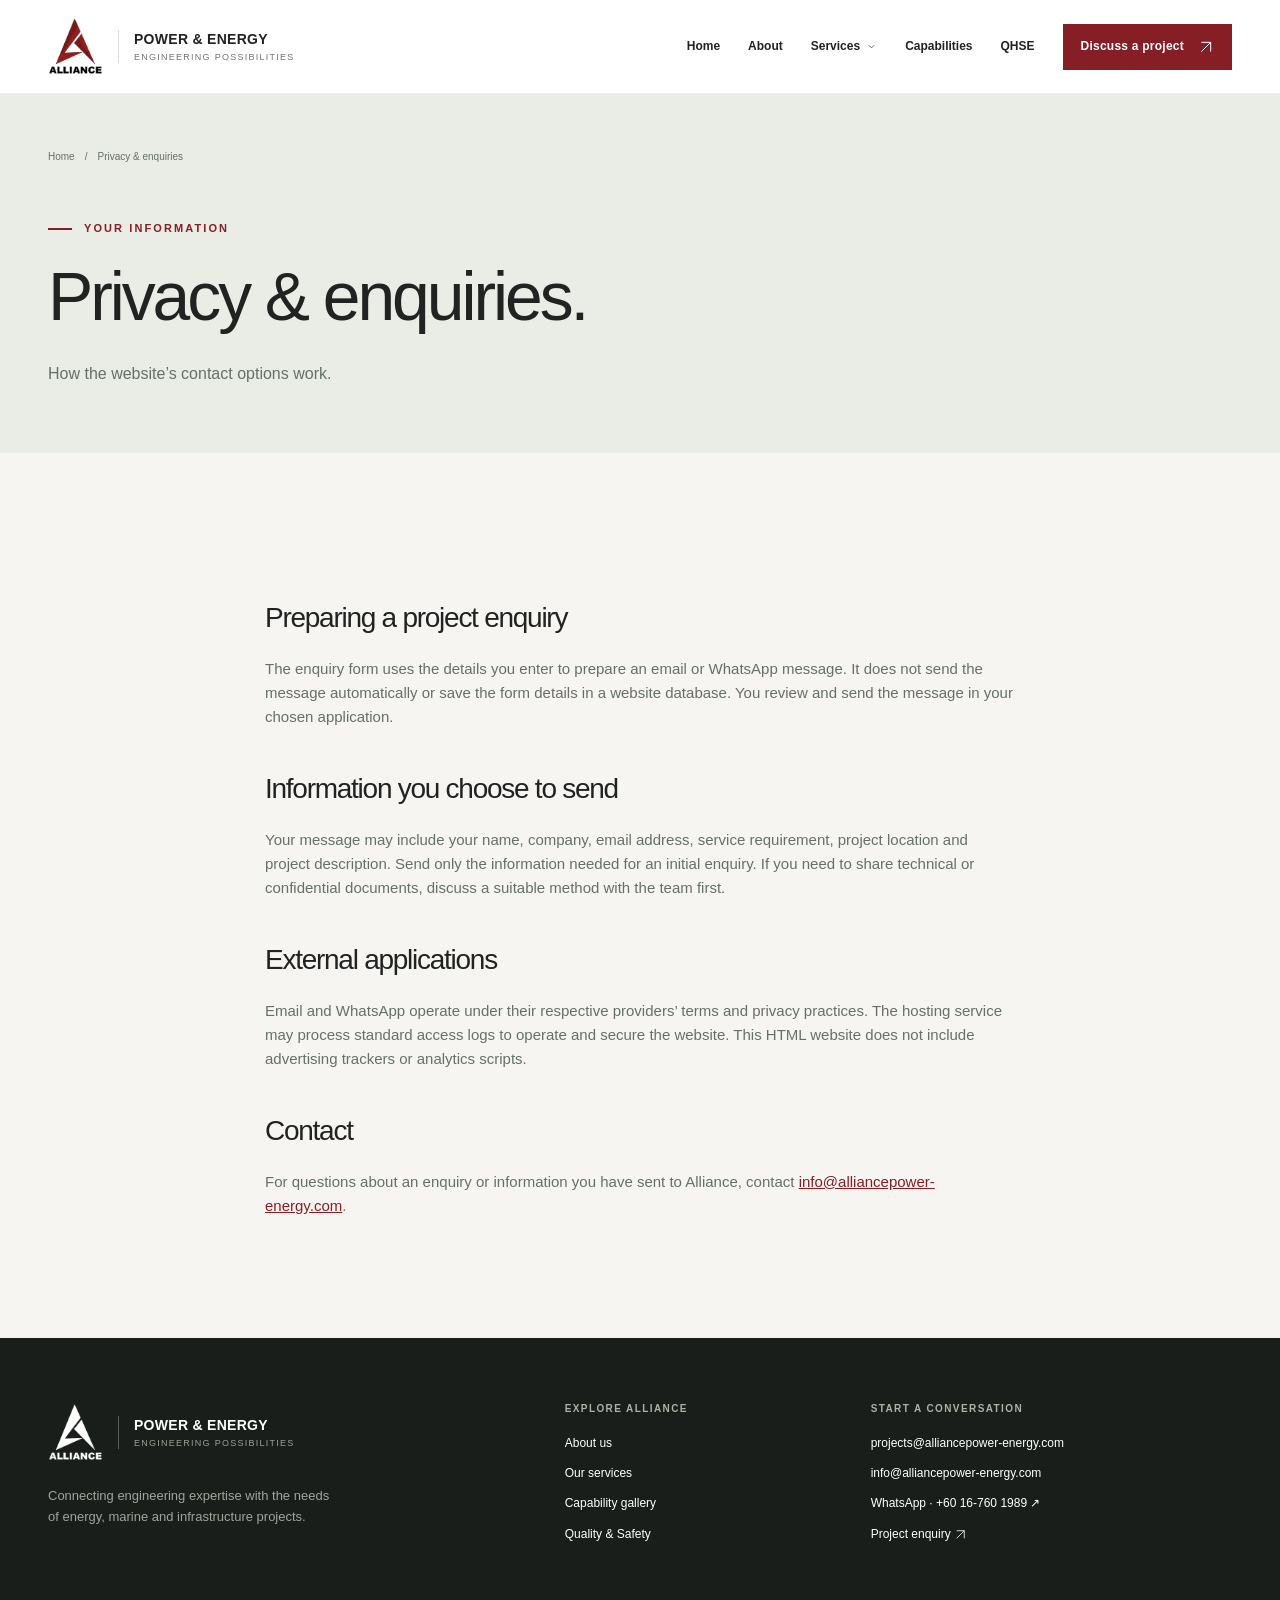
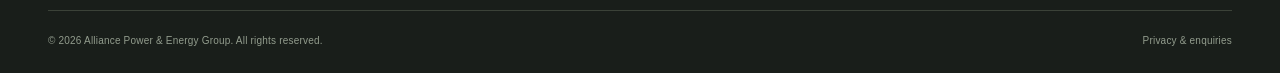
<file: privacy.html>
<!doctype html>
<html lang="en"><head><meta charset="utf-8"><meta name="viewport" content="width=device-width,initial-scale=1">
<title>Privacy &amp; enquiries | Alliance Power & Energy</title><meta name="description" content="How Alliance’s website prepares email and WhatsApp enquiries."><meta name="theme-color" content="#861e25"><meta name="robots" content="index,follow">
<link rel="canonical" href="https://kamaruladlan.github.io/alliancepower-energy/privacy.html"><link rel="icon" href="assets/alliance-logo.png" type="image/png"><link rel="stylesheet" href="styles.css">
<meta property="og:title" content="Privacy &amp; enquiries | Alliance Power & Energy"><meta property="og:description" content="How Alliance’s website prepares email and WhatsApp enquiries."><meta property="og:type" content="website"><meta property="og:image" content="https://kamaruladlan.github.io/alliancepower-energy/assets/energy-plant.jpg"><meta property="og:url" content="https://kamaruladlan.github.io/alliancepower-energy/privacy.html">
<script defer src="app.js"></script></head><body><a class="skip-link" href="#main">Skip to content</a>
    <header class="site-header"><div class="container header-inner"><a class="brand" href="index.html" aria-label="Alliance Power and Energy home"><img src="assets/alliance-logo.png" alt="Alliance" width="55" height="59"><span class="brand-words">POWER & ENERGY<small>ENGINEERING POSSIBILITIES</small></span></a>
      <nav class="desktop-nav" aria-label="Main navigation"><a href="index.html">Home</a><a href="about.html">About</a>
      <details class="nav-services"><summary>Services <svg width="11" height="11" viewBox="0 0 16 16" fill="none" stroke="currentColor" aria-hidden="true"><path d="m4 6 4 4 4-4"/></svg></summary><div class="nav-dropdown"><a href="energy-industrial.html">Energy & Industrial EPC</a><a href="offshore-marine.html">Offshore & Marine</a><a href="infrastructure.html">Infrastructure & Heavy Lifting</a><a href="logistics-support.html">Logistics & Equipment Support</a></div></details>
      <a href="capabilities.html">Capabilities</a><a href="quality-safety.html">QHSE</a><a class="button primary small" href="contact.html">Discuss a project<svg viewBox="0 0 24 24" fill="none" stroke="currentColor" stroke-width="1.5" aria-hidden="true"><path d="M5 19 19 5M5 5h14v14"/></svg></a></nav>
      <button class="menu-toggle" aria-label="Open navigation" aria-controls="mobile-nav" aria-expanded="false"><span></span><span></span></button>
    </div></header>
    <nav id="mobile-nav" class="mobile-nav" aria-label="Mobile navigation" inert><a href="index.html">Home</a><a href="about.html">About Alliance</a><a class="mobile-service" href="energy-industrial.html">Energy & Industrial EPC</a><a class="mobile-service" href="offshore-marine.html">Offshore & Marine</a><a class="mobile-service" href="infrastructure.html">Infrastructure & Heavy Lifting</a><a class="mobile-service" href="logistics-support.html">Logistics & Equipment Support</a><a href="capabilities.html">Capability gallery</a><a href="quality-safety.html">Quality & Safety</a><a class="button primary" href="contact.html">Discuss a project<svg viewBox="0 0 24 24" fill="none" stroke="currentColor" stroke-width="1.5" aria-hidden="true"><path d="M5 19 19 5M5 5h14v14"/></svg></a></nav><main id="main"><section class="page-heading"><div class="container"><div class="breadcrumb"><a href="index.html">Home</a><span>/</span><span>Privacy & enquiries</span></div><span class="eyebrow">Your information</span><h1>Privacy & enquiries.</h1><p>How the website’s contact options work.</p></div></section><section class="section"><div class="container legal-copy"><h2>Preparing a project enquiry</h2><p>The enquiry form uses the details you enter to prepare an email or WhatsApp message. It does not send the message automatically or save the form details in a website database. You review and send the message in your chosen application.</p><h2>Information you choose to send</h2><p>Your message may include your name, company, email address, service requirement, project location and project description. Send only the information needed for an initial enquiry. If you need to share technical or confidential documents, discuss a suitable method with the team first.</p><h2>External applications</h2><p>Email and WhatsApp operate under their respective providers’ terms and privacy practices. The hosting service may process standard access logs to operate and secure the website. This HTML website does not include advertising trackers or analytics scripts.</p><h2>Contact</h2><p>For questions about an enquiry or information you have sent to Alliance, contact <a href="mailto:info@alliancepower-energy.com">info@alliancepower-energy.com</a>.</p></div></section></main><footer class="site-footer"><div class="container"><div class="footer-main">
      <div class="footer-brand"><a class="brand" href="index.html" aria-label="Alliance Power and Energy home"><img src="assets/alliance-logo.png" alt="Alliance" width="55" height="59"><span class="brand-words">POWER & ENERGY<small>ENGINEERING POSSIBILITIES</small></span></a><p>Connecting engineering expertise with the needs of energy, marine and infrastructure projects.</p></div>
      <div class="footer-column"><h4>Explore Alliance</h4><a href="about.html">About us</a><a href="index.html#services">Our services</a><a href="capabilities.html">Capability gallery</a><a href="quality-safety.html">Quality & Safety</a></div>
      <div class="footer-column"><h4>Start a conversation</h4><a href="mailto:projects@alliancepower-energy.com">projects@alliancepower-energy.com</a><a href="mailto:info@alliancepower-energy.com">info@alliancepower-energy.com</a><a href="https://wa.me/60167601989" target="_blank" rel="noopener noreferrer">WhatsApp · +60 16-760 1989 ↗</a><a href="contact.html">Project enquiry <svg width="13" height="13" viewBox="0 0 24 24" fill="none" stroke="currentColor" stroke-width="1.5" aria-hidden="true"><path d="M5 19 19 5M5 5h14v14"/></svg></a></div>
    </div><div class="footer-bottom"><span>© 2026 Alliance Power & Energy Group. All rights reserved.</span><a href="privacy.html">Privacy & enquiries</a></div></div></footer></body></html>
</file>
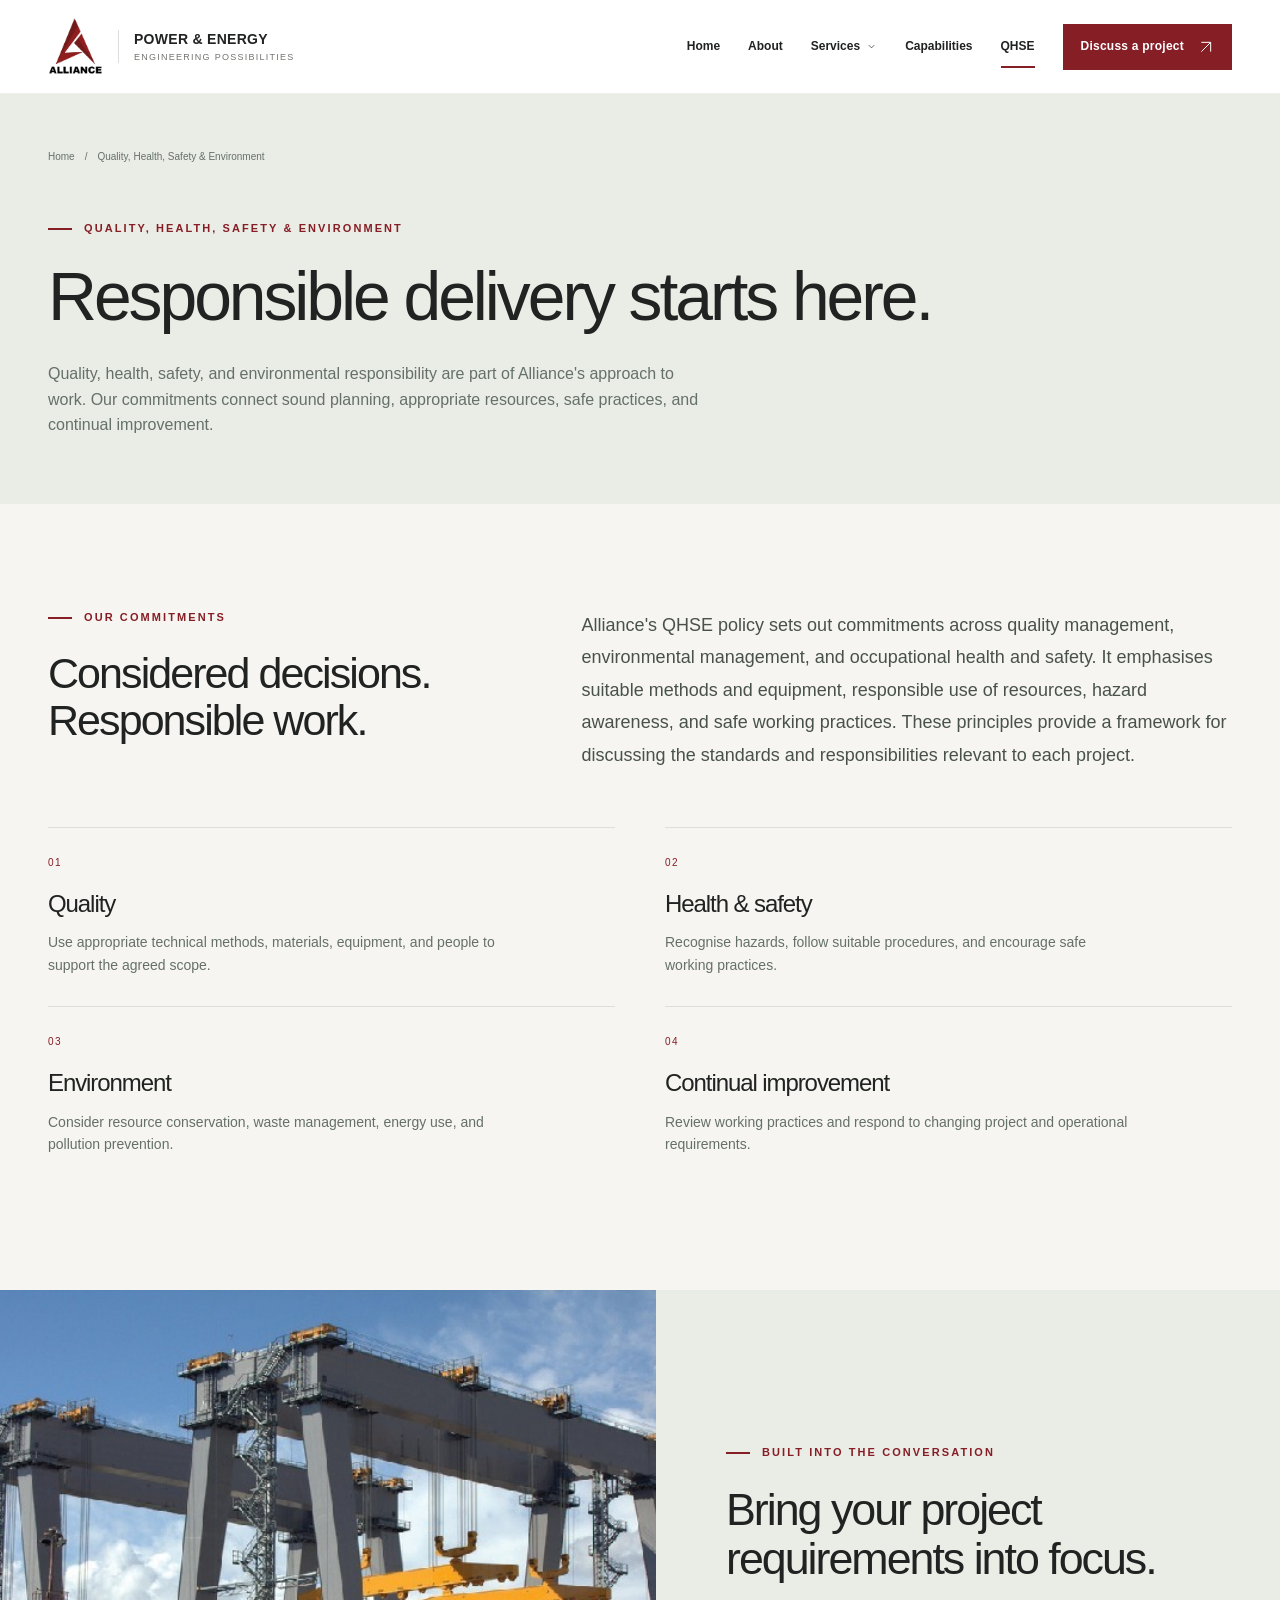
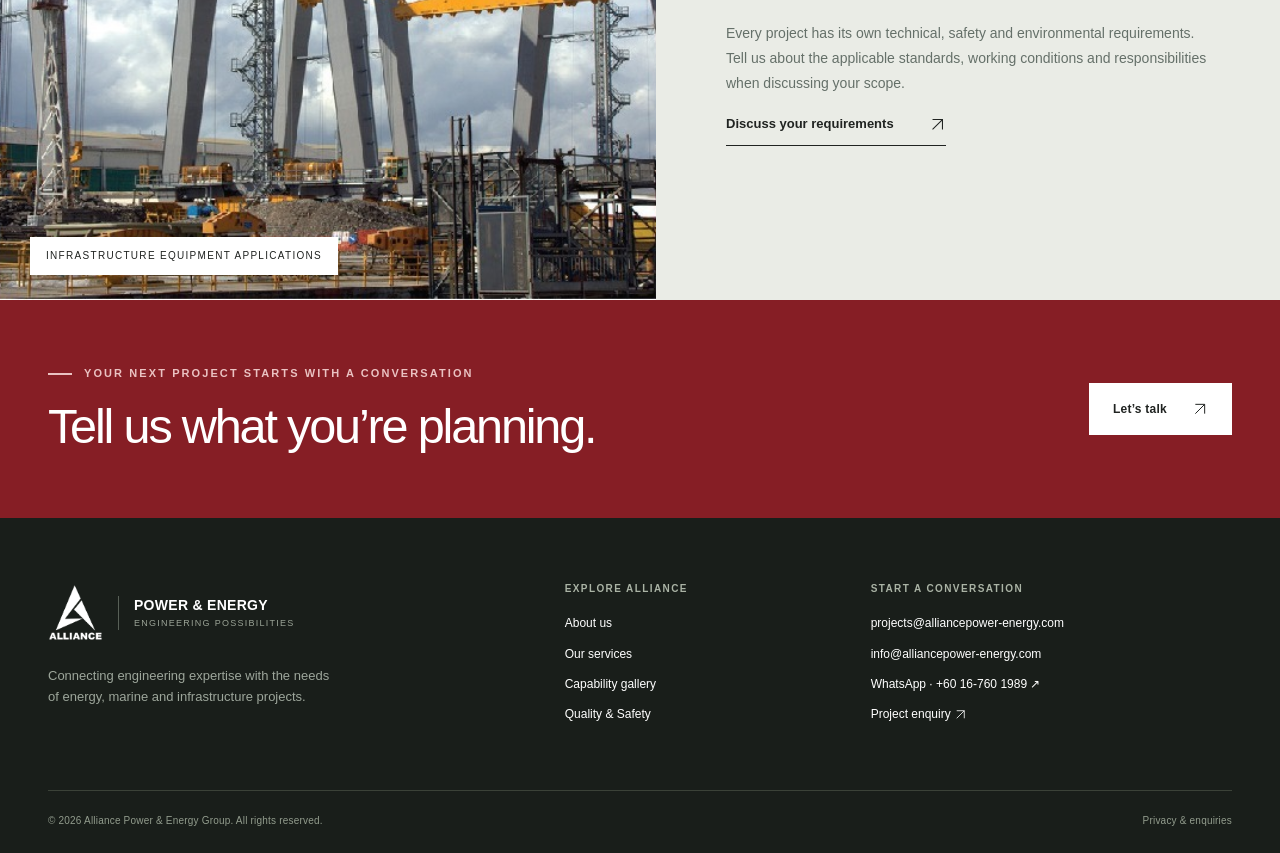
<file: quality-safety.html>
<!doctype html>
<html lang="en"><head><meta charset="utf-8"><meta name="viewport" content="width=device-width,initial-scale=1">
<title>Quality, Health, Safety &amp; Environment | Alliance Power & Energy</title><meta name="description" content="Quality, health, safety, and environmental responsibility are part of Alliance&#x27;s approach to work. Our commitments connect sound planning, appropriate resources, safe practices, and continual improvement."><meta name="theme-color" content="#861e25"><meta name="robots" content="index,follow">
<link rel="canonical" href="https://kamaruladlan.github.io/alliancepower-energy/quality-safety.html"><link rel="icon" href="assets/alliance-logo.png" type="image/png"><link rel="stylesheet" href="styles.css">
<meta property="og:title" content="Quality, Health, Safety &amp; Environment | Alliance Power & Energy"><meta property="og:description" content="Quality, health, safety, and environmental responsibility are part of Alliance&#x27;s approach to work. Our commitments connect sound planning, appropriate resources, safe practices, and continual improvement."><meta property="og:type" content="website"><meta property="og:image" content="https://kamaruladlan.github.io/alliancepower-energy/assets/energy-plant.jpg"><meta property="og:url" content="https://kamaruladlan.github.io/alliancepower-energy/quality-safety.html">
<script defer src="app.js"></script></head><body><a class="skip-link" href="#main">Skip to content</a>
    <header class="site-header"><div class="container header-inner"><a class="brand" href="index.html" aria-label="Alliance Power and Energy home"><img src="assets/alliance-logo.png" alt="Alliance" width="55" height="59"><span class="brand-words">POWER & ENERGY<small>ENGINEERING POSSIBILITIES</small></span></a>
      <nav class="desktop-nav" aria-label="Main navigation"><a href="index.html">Home</a><a href="about.html">About</a>
      <details class="nav-services"><summary>Services <svg width="11" height="11" viewBox="0 0 16 16" fill="none" stroke="currentColor" aria-hidden="true"><path d="m4 6 4 4 4-4"/></svg></summary><div class="nav-dropdown"><a href="energy-industrial.html">Energy & Industrial EPC</a><a href="offshore-marine.html">Offshore & Marine</a><a href="infrastructure.html">Infrastructure & Heavy Lifting</a><a href="logistics-support.html">Logistics & Equipment Support</a></div></details>
      <a href="capabilities.html">Capabilities</a><a href="quality-safety.html" aria-current="page">QHSE</a><a class="button primary small" href="contact.html">Discuss a project<svg viewBox="0 0 24 24" fill="none" stroke="currentColor" stroke-width="1.5" aria-hidden="true"><path d="M5 19 19 5M5 5h14v14"/></svg></a></nav>
      <button class="menu-toggle" aria-label="Open navigation" aria-controls="mobile-nav" aria-expanded="false"><span></span><span></span></button>
    </div></header>
    <nav id="mobile-nav" class="mobile-nav" aria-label="Mobile navigation" inert><a href="index.html">Home</a><a href="about.html">About Alliance</a><a class="mobile-service" href="energy-industrial.html">Energy & Industrial EPC</a><a class="mobile-service" href="offshore-marine.html">Offshore & Marine</a><a class="mobile-service" href="infrastructure.html">Infrastructure & Heavy Lifting</a><a class="mobile-service" href="logistics-support.html">Logistics & Equipment Support</a><a href="capabilities.html">Capability gallery</a><a href="quality-safety.html" aria-current="page">Quality & Safety</a><a class="button primary" href="contact.html">Discuss a project<svg viewBox="0 0 24 24" fill="none" stroke="currentColor" stroke-width="1.5" aria-hidden="true"><path d="M5 19 19 5M5 5h14v14"/></svg></a></nav><main id="main"><section class="page-heading"><div class="container"><div class="breadcrumb"><a href="index.html">Home</a><span>/</span><span>Quality, Health, Safety &amp; Environment</span></div><span class="eyebrow">Quality, Health, Safety &amp; Environment</span><div class="heading-row"><div><h1>Responsible delivery starts here.</h1><p>Quality, health, safety, and environmental responsibility are part of Alliance&#x27;s approach to work. Our commitments connect sound planning, appropriate resources, safe practices, and continual improvement.</p></div></div></div></section><section class="section"><div class="container"><div class="editorial"><div><span class="eyebrow">Our commitments</span><h2>Considered decisions.<br>Responsible work.</h2></div><p class="body-copy">Alliance&#x27;s QHSE policy sets out commitments across quality management, environmental management, and occupational health and safety. It emphasises suitable methods and equipment, responsible use of resources, hazard awareness, and safe working practices. These principles provide a framework for discussing the standards and responsibilities relevant to each project.</p></div><div class="capability-grid"><article class="capability-box"><span class="num">01</span><h3>Quality</h3><p>Use appropriate technical methods, materials, equipment, and people to support the agreed scope.</p></article><article class="capability-box"><span class="num">02</span><h3>Health &amp; safety</h3><p>Recognise hazards, follow suitable procedures, and encourage safe working practices.</p></article><article class="capability-box"><span class="num">03</span><h3>Environment</h3><p>Consider resource conservation, waste management, energy use, and pollution prevention.</p></article><article class="capability-box"><span class="num">04</span><h3>Continual improvement</h3><p>Review working practices and respond to changing project and operational requirements.</p></article></div></div></section><section class="split-section"><div class="split-media"><img src="assets/gantry-equipment.jpg" alt="Large gantry cranes in an industrial construction yard." class="" width="828" height="511" loading="lazy" decoding="async"><span class="image-note">Infrastructure equipment applications</span></div><div class="split-copy"><span class="eyebrow">Built into the conversation</span><h2>Bring your project requirements into focus.</h2><p>Every project has its own technical, safety and environmental requirements. Tell us about the applicable standards, working conditions and responsibilities when discussing your scope.</p><a class="text-link" href="contact.html">Discuss your requirements<svg viewBox="0 0 24 24" fill="none" stroke="currentColor" stroke-width="1.5" aria-hidden="true"><path d="M5 19 19 5M5 5h14v14"/></svg></a></div></section><section class="cta-band"><div class="container"><div><span class="eyebrow">Your next project starts with a conversation</span><h2>Tell us what you’re planning.</h2></div><a class="button white" href="contact.html">Let’s talk<svg viewBox="0 0 24 24" fill="none" stroke="currentColor" stroke-width="1.5" aria-hidden="true"><path d="M5 19 19 5M5 5h14v14"/></svg></a></div></section></main><footer class="site-footer"><div class="container"><div class="footer-main">
      <div class="footer-brand"><a class="brand" href="index.html" aria-label="Alliance Power and Energy home"><img src="assets/alliance-logo.png" alt="Alliance" width="55" height="59"><span class="brand-words">POWER & ENERGY<small>ENGINEERING POSSIBILITIES</small></span></a><p>Connecting engineering expertise with the needs of energy, marine and infrastructure projects.</p></div>
      <div class="footer-column"><h4>Explore Alliance</h4><a href="about.html">About us</a><a href="index.html#services">Our services</a><a href="capabilities.html">Capability gallery</a><a href="quality-safety.html">Quality & Safety</a></div>
      <div class="footer-column"><h4>Start a conversation</h4><a href="mailto:projects@alliancepower-energy.com">projects@alliancepower-energy.com</a><a href="mailto:info@alliancepower-energy.com">info@alliancepower-energy.com</a><a href="https://wa.me/60167601989" target="_blank" rel="noopener noreferrer">WhatsApp · +60 16-760 1989 ↗</a><a href="contact.html">Project enquiry <svg width="13" height="13" viewBox="0 0 24 24" fill="none" stroke="currentColor" stroke-width="1.5" aria-hidden="true"><path d="M5 19 19 5M5 5h14v14"/></svg></a></div>
    </div><div class="footer-bottom"><span>© 2026 Alliance Power & Energy Group. All rights reserved.</span><a href="privacy.html">Privacy & enquiries</a></div></div></footer></body></html>
</file>
<file: styles.css>
@charset "UTF-8";
:root{--wine:#861e25;--wine-dark:#64171c;--ink:#202321;--muted:#657069;--paper:#f6f5f1;--line:#dedfd9;--white:#fff;--max:1240px}
*{box-sizing:border-box}html{scroll-behavior:smooth;scroll-padding-top:100px}body{margin:0;background:var(--paper);color:var(--ink);font-family:Arial,Helvetica,sans-serif;font-size:16px;line-height:1.6;-webkit-font-smoothing:antialiased}body.menu-open,body.dialog-open{overflow:hidden}a{color:inherit;text-decoration:none}button,input,select,textarea{font:inherit}button,a,input,textarea,select{-webkit-tap-highlight-color:transparent}button{cursor:pointer}img{display:block;max-width:100%;height:auto}svg{vertical-align:middle}::selection{background:#861e25;color:#fff}:focus-visible{outline:3px solid #c88b2e;outline-offset:5px}p,h1,h2,h3,h4{margin-top:0}h1,h2,h3,h4{line-height:1.1;font-weight:500;letter-spacing:-.045em}h1{font-size:clamp(46px,5.6vw,80px)}h2{font-size:clamp(34px,4vw,54px)}h3{font-size:26px}p{color:var(--muted)}.container{width:min(var(--max),calc(100% - 96px));margin:auto}.eyebrow{font-size:11px;font-weight:700;letter-spacing:.19em;text-transform:uppercase;color:var(--wine);display:flex;align-items:center;gap:12px;margin-bottom:23px}.eyebrow:before{content:"";width:24px;height:2px;background:currentColor}.light .eyebrow{color:#e8bcb6}.skip-link{position:fixed;left:20px;top:-100px;background:#fff;padding:12px;z-index:100}.skip-link:focus{top:20px}.site-header{height:94px;background:#fff;position:sticky;top:0;z-index:30;border-bottom:1px solid #efefeb}.header-inner{display:flex;align-items:center;justify-content:space-between;height:100%;gap:28px}.brand{display:flex;align-items:center;gap:15px;flex-shrink:0}.brand img{width:55px;height:59px;object-fit:contain}.brand-words{border-left:1px solid #ddd;padding-left:15px;font-size:14px;font-weight:700;line-height:1.3;letter-spacing:.02em}.brand-words small{display:block;font-weight:400;letter-spacing:.14em;font-size:9px;margin-top:4px;color:#72756f}.desktop-nav{display:flex;align-items:center;gap:28px;font-size:12px;font-weight:600}.desktop-nav>a:not(.button){position:relative;padding:34px 0}.desktop-nav a[aria-current=page]:after{content:"";height:2px;background:var(--wine);position:absolute;bottom:22px;left:0;right:0}.nav-services{position:relative}.nav-services summary{list-style:none;cursor:pointer;padding:34px 0;display:flex;gap:6px;align-items:center}.nav-services summary::-webkit-details-marker{display:none}.nav-services[open] summary{color:var(--wine)}.nav-dropdown{position:absolute;left:-25px;top:75px;width:300px;background:white;border:1px solid var(--line);padding:12px;box-shadow:0 15px 35px #20232114}.nav-dropdown a{display:block;padding:13px 15px;border-radius:2px}.nav-dropdown a:hover{background:var(--paper);color:var(--wine)}.button{display:inline-flex;align-items:center;justify-content:center;gap:25px;padding:17px 23px;border:1px solid transparent;font-size:12px;font-weight:700;letter-spacing:.02em;line-height:1.2;transition:background .2s,transform .2s}.button svg{width:16px;height:16px}.button:hover{transform:translateY(-2px)}.button.primary{background:var(--wine);color:white}.button.primary:hover{background:var(--wine-dark)}.button.white{background:white;color:var(--ink)}.button.outline{border-color:#ffffff60;color:white;background:transparent}.button.dark-outline{border-color:var(--line);background:transparent}.button.small{padding:14px 17px;gap:14px}.text-link{display:inline-flex;gap:35px;align-items:center;font-size:13px;font-weight:700;border-bottom:1px solid var(--ink);padding-bottom:10px}.text-link svg{width:17px}.text-link:hover{color:var(--wine);border-color:var(--wine)}.menu-toggle{display:none;border:0;background:transparent;padding:10px}.menu-toggle span{display:block;width:23px;height:2px;background:var(--ink);margin:6px 0}.mobile-nav{display:none}
.hero{position:relative;min-height:650px;overflow:hidden;background:#202820;color:#fff}.hero-image{position:absolute;inset:0;width:100%;height:100%;object-fit:cover;object-position:50% 57%}.hero:after{content:"";position:absolute;inset:0;background:linear-gradient(90deg,rgba(14,24,21,.9) 0%,rgba(14,24,21,.74) 32%,rgba(14,24,21,.2) 76%),linear-gradient(0deg,rgba(14,24,21,.55),transparent 35%)}.hero-inner{position:relative;z-index:1;padding-top:85px;padding-bottom:100px}.hero .eyebrow{color:#e4d7c9;margin-bottom:31px}.hero h1{max-width:770px;line-height:1.05;letter-spacing:-.055em;margin-bottom:27px}.hero h1 em{font-family:Georgia,'Times New Roman',serif;font-weight:400;letter-spacing:-.05em}.hero p{color:#d6dcd7;max-width:480px;font-size:16px;line-height:1.7;margin-bottom:31px}.hero-actions{display:flex;gap:14px;flex-wrap:wrap}.hero-bottom{position:absolute;z-index:2;bottom:0;width:100%;border-top:1px solid #ffffff2b}.hero-bottom .container{display:flex;justify-content:space-between;padding-top:20px;padding-bottom:20px;font-size:10px;font-weight:700;letter-spacing:.16em}.hero-bottom .index{color:#d5d9d0}.sector-strip{background:#edece6;border-bottom:1px solid var(--line)}.sector-strip .container{display:flex;justify-content:space-between;align-items:center;gap:24px;padding-top:25px;padding-bottom:25px}.sector-strip .strip-label{font-size:10px;font-weight:700;letter-spacing:.14em;max-width:140px;color:var(--muted)}.sector-strip a{font-size:13px;display:flex;align-items:center;gap:26px}.sector-strip a:before{content:"";height:5px;width:5px;background:var(--wine);transform:rotate(45deg)}.section{padding:105px 0}.section-header{display:flex;align-items:flex-end;justify-content:space-between;gap:50px;margin-bottom:47px}.section-header h2{margin-bottom:0;max-width:650px}.section-header p{max-width:355px;margin-bottom:3px;font-size:14px}.section-header .text-link{flex-shrink:0}.service-grid{display:grid;grid-template-columns:1fr 1fr;gap:40px 32px}.service-card .image-wrap{aspect-ratio:1.85;position:relative;overflow:hidden;background:#d9ddd7}.service-card img{height:100%;width:100%;object-fit:cover;transition:transform .7s}.service-card:hover img{transform:scale(1.035)}.service-card .service-number{position:absolute;left:18px;top:18px;background:#ffffffed;font-size:10px;letter-spacing:.1em;padding:5px 10px}.service-card .card-title{display:flex;align-items:center;justify-content:space-between;margin:22px 0 12px}.service-card h3{margin:0;font-size:26px}.circle-arrow{width:36px;height:36px;border:1px solid #c9cdc4;border-radius:50%;display:grid;place-items:center;flex-shrink:0;transition:background .2s,color .2s}.circle-arrow svg{width:16px;height:16px}.service-card:hover .circle-arrow{background:var(--wine);color:white;border-color:var(--wine)}.service-card p{font-size:14px;max-width:95%;margin-bottom:0;line-height:1.7}.split-section{display:grid;grid-template-columns:1.05fr 1fr;min-height:610px;background:#eaece6}.split-media{position:relative;min-height:500px;overflow:hidden}.split-media>img{width:100%;height:100%;position:absolute;object-fit:cover}.image-note{position:absolute;bottom:25px;left:30px;background:#fff;padding:11px 16px;font-size:10px;letter-spacing:.13em;text-transform:uppercase;color:var(--ink)}.split-copy{padding:80px clamp(35px,5.5vw,90px);align-self:center}.split-copy h2{font-size:clamp(34px,3.5vw,50px)}.split-copy p{font-size:14px;line-height:1.8}.tick-list{padding:0;list-style:none;margin:28px 0 35px}.tick-list li{padding:12px 0;border-bottom:1px solid #d2d7ce;font-size:13px;display:flex;gap:13px}.tick-list li:before{content:"•";color:var(--wine)}.dark{background:#202922;color:white}.dark p{color:#bac5ba}.dark .eyebrow{color:#c5b59e}.dark .text-link{border-color:#81917e}.process-heading{display:grid;grid-template-columns:1.2fr 1fr;gap:100px;align-items:start}.process-heading>p{margin-top:40px;font-size:14px;max-width:410px}.process-grid{display:grid;grid-template-columns:repeat(3,1fr);gap:40px;margin-top:60px}.process-item{border-top:1px solid #687261;padding-top:24px}.process-item .num{font-size:11px;color:#c2bcaa;letter-spacing:.13em;margin-bottom:31px;display:block}.process-item h3{font-size:25px}.process-item p{font-size:13px;line-height:1.8;max-width:300px}.quality-row{display:grid;grid-template-columns:1fr 1fr;gap:100px;align-items:center}.quality-copy>p{font-size:14px;max-width:440px}.quality-list{border-top:1px solid var(--line)}.quality-item{display:grid;grid-template-columns:40px 1fr 30px;gap:17px;padding:25px 0;border-bottom:1px solid var(--line)}.quality-item .num{font-size:10px;color:var(--wine);padding-top:4px}.quality-item h3{font-size:22px;margin-bottom:8px}.quality-item p{font-size:12px;margin:0}.quality-item svg{width:17px;color:var(--wine);margin-top:4px}.cta-band{background:var(--wine);color:#fff;padding:65px 0;position:relative;overflow:hidden}.cta-band .container{display:flex;align-items:center;justify-content:space-between;gap:40px;position:relative}.cta-band .eyebrow{color:#eac2c2;margin-bottom:17px}.cta-band h2{margin:0;font-size:clamp(33px,3.8vw,50px)}.site-footer{background:#191e1a;color:white;padding:65px 0 24px}.footer-main{display:grid;grid-template-columns:1.5fr .8fr 1.2fr;gap:65px;padding-bottom:55px}.footer-brand .brand-words{border-color:#586057}.footer-brand .brand-words small{color:#9aa396}.footer-brand img{filter:brightness(0) invert(1)}.footer-brand p{color:#9da69b;font-size:13px;max-width:290px;margin-top:24px}.footer-column h4{font-size:10px;letter-spacing:.14em;text-transform:uppercase;color:#aab3a5;font-weight:700;margin:0 0 20px}.footer-column a{display:block;font-size:12px;margin-bottom:11px;overflow-wrap:anywhere}.footer-column a:hover{color:#d5b6b3}.footer-bottom{padding-top:22px;border-top:1px solid #3b4238;display:flex;justify-content:space-between;gap:20px;color:#929c8d;font-size:10px;letter-spacing:.02em}
.page-heading{padding:55px 0 66px;background:#eaece6}.breadcrumb{display:flex;align-items:center;gap:10px;font-size:10px;color:var(--muted);margin-bottom:55px}.breadcrumb a:hover{color:var(--wine)}.page-heading h1{font-size:clamp(45px,5.3vw,73px);max-width:900px;margin-bottom:27px}.page-heading p{font-size:16px;max-width:660px;margin-bottom:0}.page-heading .eyebrow{margin-bottom:22px}.page-heading .heading-row{display:flex;align-items:end;justify-content:space-between;gap:50px}.heading-row .button{flex-shrink:0;margin-bottom:6px}.wide-image{height:450px;overflow:hidden;position:relative}.wide-image img{width:100%;height:100%;object-fit:cover}.editorial{display:grid;grid-template-columns:.8fr 1.2fr;gap:100px}.editorial h2{font-size:43px}.editorial .body-copy{font-size:18px;line-height:1.8;color:#48524a}.capability-grid{display:grid;grid-template-columns:repeat(2,1fr);gap:0 50px;margin-top:38px}.capability-box{padding:27px 0 30px;border-top:1px solid var(--line)}.capability-box .num{color:var(--wine);font-size:10px;letter-spacing:.15em;display:block;margin-bottom:20px}.capability-box h3{font-size:24px;margin-bottom:14px}.capability-box p{font-size:14px;margin:0;max-width:470px}.service-layout{display:grid;grid-template-columns:1fr 300px;gap:90px}.service-aside{border-top:3px solid var(--wine);align-self:start;background:#ebece5;padding:28px}.service-aside h3{font-size:24px}.service-aside p{font-size:13px}.service-aside .button{margin-top:12px;width:100%;padding-left:14px;padding-right:14px;gap:12px}.service-aside ul{padding:0;list-style:none;font-size:12px;margin-top:28px}.service-aside li{border-top:1px solid #d5d7ce;padding:12px 0}.service-aside a:hover{color:var(--wine)}.faq-section{background:#ebece6}.faq-layout{display:grid;grid-template-columns:.8fr 1.2fr;gap:100px}.faq-layout h2{font-size:42px}.faq-list{border-top:1px solid #c6cec2}.faq-item{border-bottom:1px solid #c6cec2}.faq-item summary{cursor:pointer;list-style:none;padding:24px 35px 24px 0;font-size:15px;position:relative;font-weight:600}.faq-item summary:after{content:"+";position:absolute;right:4px;font-size:24px;top:17px;font-weight:400}.faq-item[open] summary:after{content:"−"}.faq-item summary::-webkit-details-marker{display:none}.faq-item p{font-size:14px;padding-right:25px;margin:0 0 25px;line-height:1.8}.gallery-intro{display:flex;align-items:start;justify-content:space-between;gap:50px;margin-bottom:35px}.gallery-intro p{font-size:14px;max-width:600px;margin:0}.filter-bar{display:flex;flex-wrap:wrap;gap:8px;margin-bottom:38px}.filter-btn{border:1px solid #cbd0c5;background:transparent;padding:10px 19px;font-size:12px;border-radius:30px}.filter-btn.active{background:var(--wine);border-color:var(--wine);color:white}.filter-btn:hover:not(.active){background:#e5e8df}.gallery-grid{display:grid;grid-template-columns:repeat(3,1fr);gap:32px 25px}.gallery-card{border:0;text-align:left;background:transparent;color:var(--ink);padding:0}.gallery-card[hidden]{display:none}.gallery-card .image-wrap{aspect-ratio:1.45;overflow:hidden;position:relative}.gallery-card img{width:100%;height:100%;object-fit:cover;transition:transform .5s}.gallery-card:hover img{transform:scale(1.04)}.gallery-card .image-wrap:after{content:"↗";position:absolute;right:12px;bottom:12px;border-radius:50%;background:white;width:29px;height:29px;text-align:center;line-height:29px}.gallery-card small{color:var(--wine);font-size:9px;letter-spacing:.12em;display:block;margin:18px 0 8px;text-transform:uppercase}.gallery-card h3{font-size:20px;margin:0}.gallery-note{font-size:12px;margin-top:40px;padding-top:20px;border-top:1px solid var(--line)}.image-dialog{padding:0;border:0;width:min(1000px,calc(100% - 32px));max-height:90vh;background:var(--paper);color:var(--ink)}.image-dialog::backdrop{background:#07150ddd;backdrop-filter:blur(4px)}.dialog-close{position:absolute;right:15px;top:15px;border:0;background:white;border-radius:50%;width:40px;height:40px;font-size:25px;z-index:1}.image-dialog img{width:100%;max-height:68vh;object-fit:contain;background:#1f2820}.dialog-caption{padding:23px 30px}.dialog-caption h3{font-size:24px;margin-bottom:5px}.dialog-caption p{font-size:12px;margin:0}.contact-layout{display:grid;grid-template-columns:.85fr 1.15fr;gap:100px}.contact-details h2{font-size:40px;max-width:330px}.contact-details>p{font-size:14px;max-width:330px}.contact-method{border-top:1px solid var(--line);padding:23px 0}.contact-method small{font-size:10px;letter-spacing:.12em;text-transform:uppercase;display:block;color:var(--muted);margin-bottom:8px}.contact-method a{font-size:17px;overflow-wrap:anywhere}.contact-method a:hover{color:var(--wine)}.contact-form{padding:38px;background:white;border:1px solid var(--line)}.contact-form h2{font-size:29px;margin-bottom:10px}.contact-form>p{font-size:12px;margin-bottom:28px}.form-grid{display:grid;grid-template-columns:1fr 1fr;gap:22px 20px}.field{display:flex;flex-direction:column;gap:8px}.field.full{grid-column:1/-1}.field label{font-size:11px;font-weight:700}.field input,.field select,.field textarea{width:100%;background:#f9faf6;border:1px solid #d5d9d0;border-radius:0;padding:12px;font-size:13px;color:var(--ink);min-height:45px}.field textarea{min-height:125px;resize:vertical}.field input::placeholder,.field textarea::placeholder{color:#8c9288}.field label span{font-weight:400;color:var(--muted)}.form-actions{display:flex;align-items:center;gap:12px;flex-wrap:wrap;margin-top:25px}.form-note{font-size:11px!important;line-height:1.6;margin:17px 0 0!important;max-width:450px}.form-note a{text-decoration:underline}.form-status{font-size:12px;padding:15px;background:#eaf0e3;border-left:3px solid #667e51;margin-top:20px}.prepared-message{white-space:pre-wrap;font-family:inherit;font-size:12px;line-height:1.6;padding:15px;background:#f3f4ef;border:1px solid var(--line);overflow-wrap:anywhere}.message-actions{display:flex;gap:15px;flex-wrap:wrap;font-size:12px}.message-actions button{border:0;background:transparent;text-decoration:underline;color:var(--wine);padding:0}.legal-copy{max-width:750px;margin:auto}.legal-copy h2{font-size:28px;margin-top:45px}.legal-copy p,.legal-copy li{font-size:15px;color:var(--muted)}.legal-copy a{text-decoration:underline;color:var(--wine)}.page-404{text-align:center;padding:120px 0}.page-404 p{max-width:450px;margin:0 auto 30px}.reveal{animation:appear .6s both}@keyframes appear{from{opacity:0;transform:translateY(12px)}to{opacity:1;transform:translateY(0)}}
@media(min-width:1600px){.hero-inner{padding-top:110px;padding-bottom:120px}.hero{min-height:720px}}
@media(max-width:1100px){.container{width:calc(100% - 60px)}.desktop-nav{gap:19px}.brand-words{font-size:12px}.brand-words small{font-size:8px}.desktop-nav{font-size:11px}.desktop-nav .button{padding:14px 13px}.header-inner{gap:18px}.hero h1{font-size:67px}.service-layout{gap:45px;grid-template-columns:1fr 270px}.quality-row,.editorial,.faq-layout,.contact-layout{gap:55px}.footer-main{gap:35px}.sector-strip a{gap:12px;font-size:12px}.process-heading{gap:60px}}
@media(max-width:900px){.desktop-nav{display:none}.menu-toggle{display:block}.site-header{height:80px}.brand img{width:43px;height:48px}.brand-words{font-size:13px}.mobile-nav{position:fixed;inset:80px 0 0;background:var(--paper);padding:30px;overflow:auto;z-index:29}.mobile-nav.open{display:block}.mobile-nav>a{display:block;border-bottom:1px solid var(--line);padding:14px 0;font-size:21px;letter-spacing:-.03em}.mobile-nav .mobile-service{font-size:14px;padding-left:20px;color:var(--muted)}.mobile-nav .button{display:flex;font-size:13px;margin-top:25px;padding:17px}.hero{min-height:630px}.hero-inner{padding-top:80px}.hero h1{font-size:64px}.sector-strip .container{flex-wrap:wrap;justify-content:start;gap:18px 35px}.strip-label{display:none}.section{padding:75px 0}.section-header{gap:30px}.section-header p{max-width:300px}.split-section{grid-template-columns:1fr 1fr;min-height:540px}.split-copy{padding:50px 30px}.split-media{min-height:450px}.quality-row{gap:40px}.footer-main{grid-template-columns:1.2fr .8fr 1fr;gap:30px}.service-layout{grid-template-columns:1fr}.service-aside{max-width:100%;display:grid;grid-template-columns:1fr 1fr;gap:15px 50px}.service-aside ul{margin:0;grid-row:1/4;grid-column:2}.gallery-grid{grid-template-columns:repeat(2,1fr)}.heading-row .button{display:none}.wide-image{height:350px}.contact-layout{gap:35px;grid-template-columns:.8fr 1.2fr}.contact-form{padding:27px}.form-grid{grid-template-columns:1fr}.field.full{grid-column:auto}}
@media(max-width:650px){.container{width:calc(100% - 40px)}h1{font-size:45px}h2{font-size:36px}.hero{min-height:640px}.hero-image{object-position:63% 50%}.hero:after{background:linear-gradient(90deg,#0e1815df,#0e181566),linear-gradient(0deg,#0e181580,transparent)}.hero-inner{padding-top:65px;padding-bottom:105px}.hero h1{font-size:48px;max-width:490px;line-height:1.08}.hero .eyebrow{font-size:9px;letter-spacing:.12em;margin-bottom:27px}.hero p{font-size:14px;max-width:340px}.hero-actions .button{padding:15px 18px;gap:16px;font-size:11px}.hero-bottom .container{font-size:8px;letter-spacing:.1em;gap:25px}.hero-bottom .index{display:none}.sector-strip .container{display:grid;grid-template-columns:1fr 1fr;gap:14px 15px;padding:22px 0}.sector-strip a{font-size:10px;gap:9px}.section{padding:60px 0}.section-header{display:block;margin-bottom:32px}.section-header h2{font-size:36px;margin-bottom:23px}.section-header p{max-width:100%}.section-header .text-link{margin-top:10px}.eyebrow{font-size:9px;margin-bottom:20px}.service-grid{grid-template-columns:1fr;gap:32px}.service-card .image-wrap{aspect-ratio:1.7}.service-card .card-title{margin-top:18px}.service-card h3{font-size:25px}.service-card p{font-size:13px}.split-section{grid-template-columns:1fr}.split-media{min-height:300px}.split-copy{padding:45px 25px 50px}.image-note{left:20px;bottom:20px;font-size:8px}.process-heading{grid-template-columns:1fr;gap:5px}.process-heading h2{margin-bottom:12px}.process-heading>p{margin-top:10px}.process-grid{grid-template-columns:1fr;margin-top:30px;gap:20px}.process-item{display:grid;grid-template-columns:45px 1fr;gap:0 10px;padding-top:20px}.process-item .num{grid-row:1/3;margin-top:4px}.process-item h3{font-size:23px;margin-bottom:12px}.process-item p{max-width:100%;font-size:13px}.quality-row{grid-template-columns:1fr;gap:30px}.quality-copy>p{max-width:100%}.quality-copy .text-link{margin-top:10px}.quality-item{padding:20px 0}.cta-band{padding:45px 0}.cta-band .container{display:block}.cta-band h2{font-size:36px;max-width:350px;margin-bottom:27px}.cta-band .button{padding:15px 20px}.site-footer{padding-top:45px}.footer-main{grid-template-columns:1fr 1fr;gap:35px 20px;padding-bottom:35px}.footer-brand{grid-column:1/-1}.footer-brand p{max-width:340px;margin-bottom:0}.footer-column h4{font-size:9px}.footer-column a{font-size:11px}.footer-bottom{display:block;font-size:9px}.footer-bottom>a{display:block;margin-top:10px}.page-heading{padding:30px 0 45px}.breadcrumb{margin-bottom:35px;font-size:9px}.page-heading h1{font-size:43px;line-height:1.09;margin-bottom:23px}.page-heading p{font-size:14px}.page-heading .eyebrow{font-size:9px}.wide-image{height:270px}.editorial{grid-template-columns:1fr;gap:8px}.editorial h2{font-size:35px;max-width:400px}.editorial .body-copy{font-size:16px}.capability-grid{grid-template-columns:1fr;gap:0;margin-top:20px}.capability-box h3{font-size:23px}.capability-box p{font-size:13px}.service-aside{display:block}.service-aside ul{margin-top:25px}.faq-layout{grid-template-columns:1fr;gap:15px}.faq-layout h2{font-size:35px}.faq-item summary{font-size:14px}.faq-item p{font-size:13px}.gallery-intro{display:block}.filter-bar{gap:7px}.filter-btn{font-size:10px;padding:9px 13px}.gallery-grid{grid-template-columns:1fr;gap:30px}.gallery-card h3{font-size:23px}.gallery-note{font-size:11px}.contact-layout{grid-template-columns:1fr;gap:30px}.contact-details h2{font-size:35px;max-width:none}.contact-details>p{max-width:none}.contact-method a{font-size:16px}.contact-form{padding:25px 20px}.form-grid{gap:19px}.form-actions .button{font-size:11px;gap:10px;padding:15px 16px}.dialog-caption{padding:20px}.dialog-caption h3{font-size:21px}.legal-copy h2{font-size:25px}.legal-copy p{font-size:14px}.page-404{padding:75px 0}}
@media(prefers-reduced-motion:reduce){html{scroll-behavior:auto}*,*:before,*:after{animation:none!important;transition:none!important}.button:hover{transform:none}}

.button:disabled{opacity:.5;cursor:not-allowed;transform:none}
</file>
